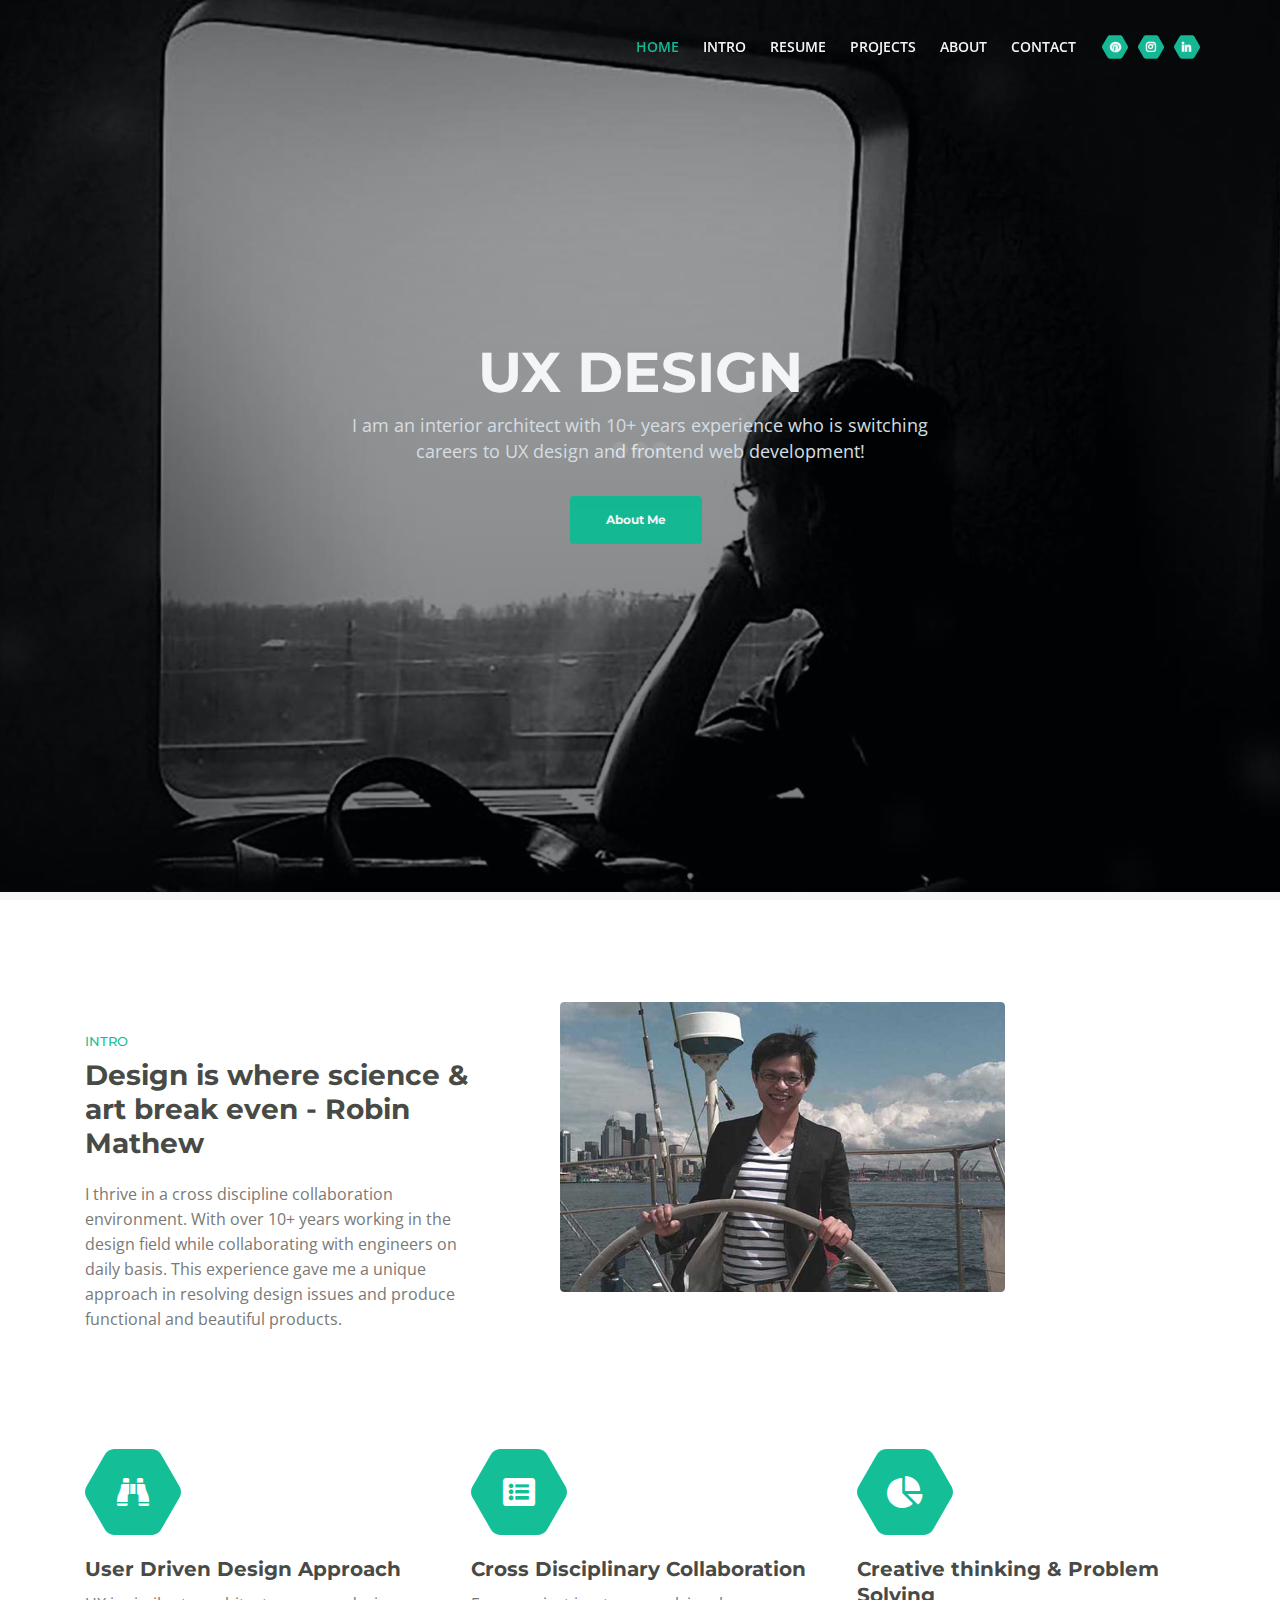
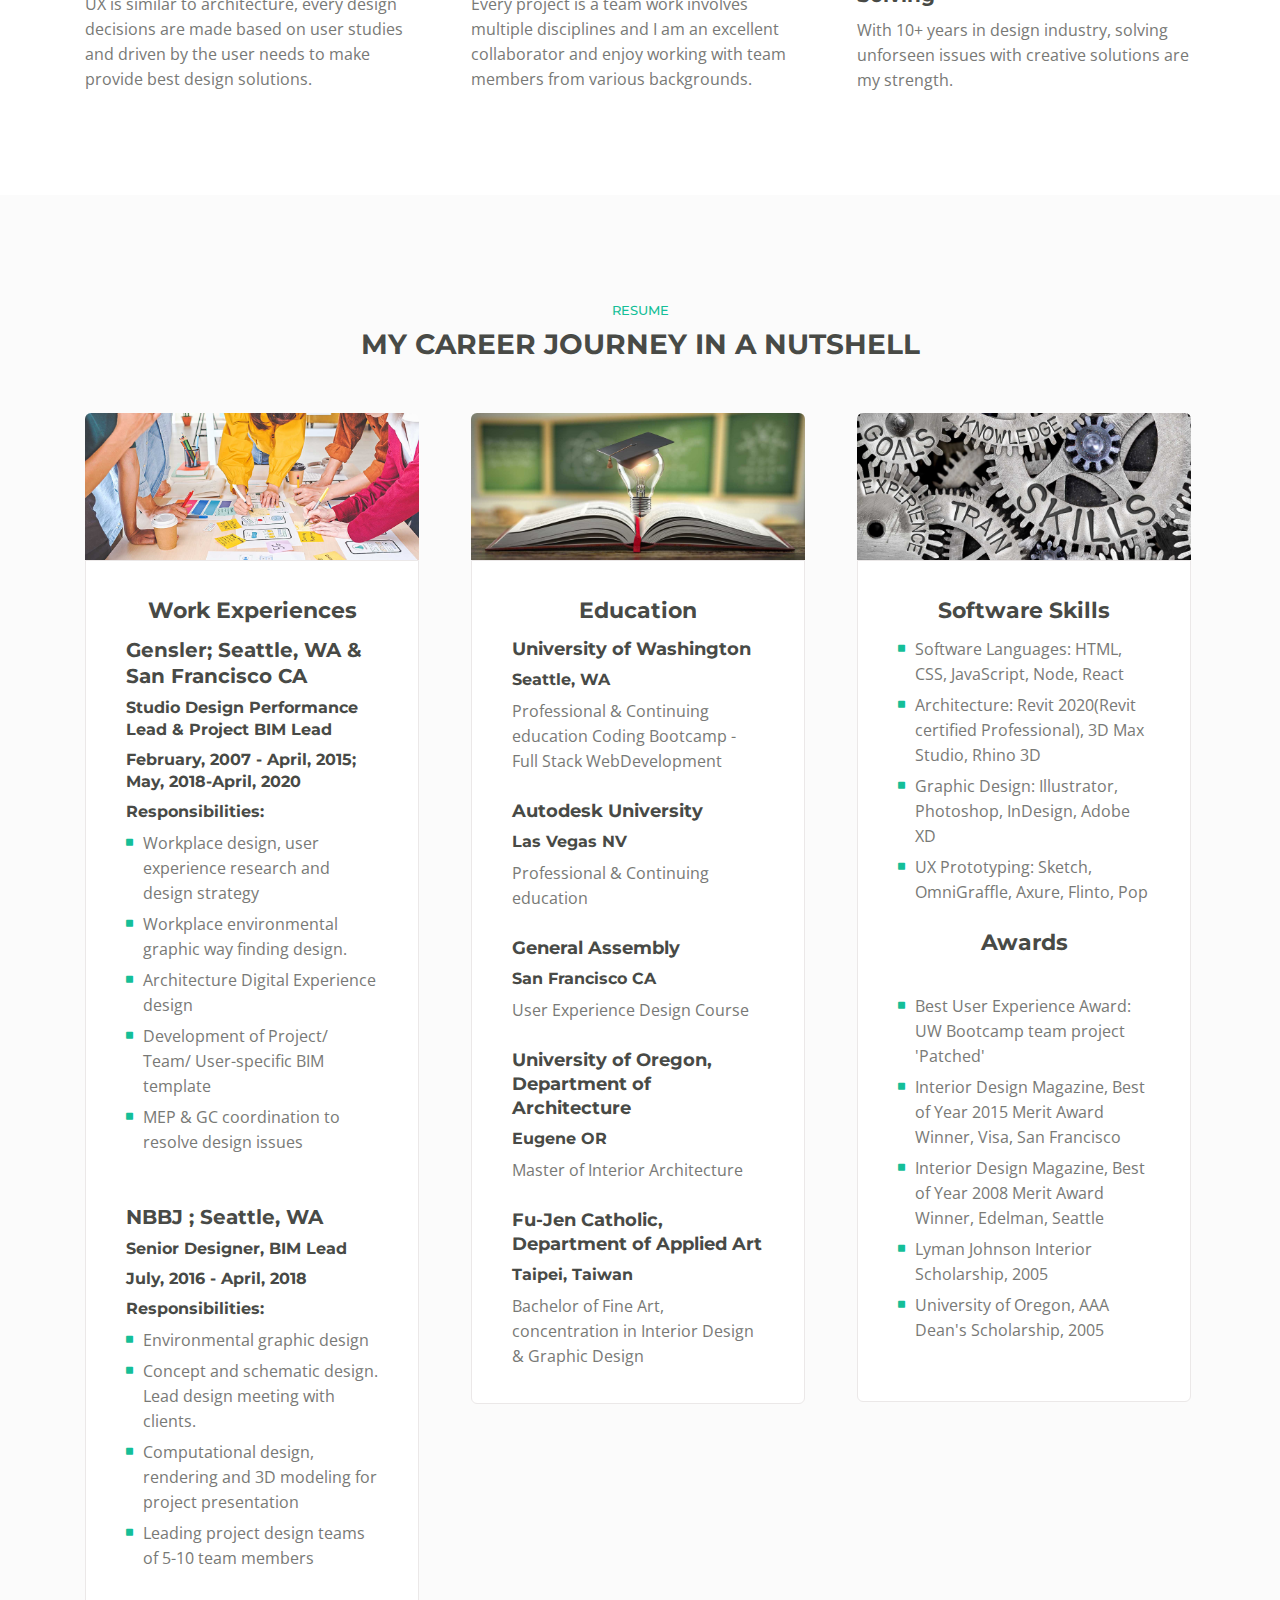
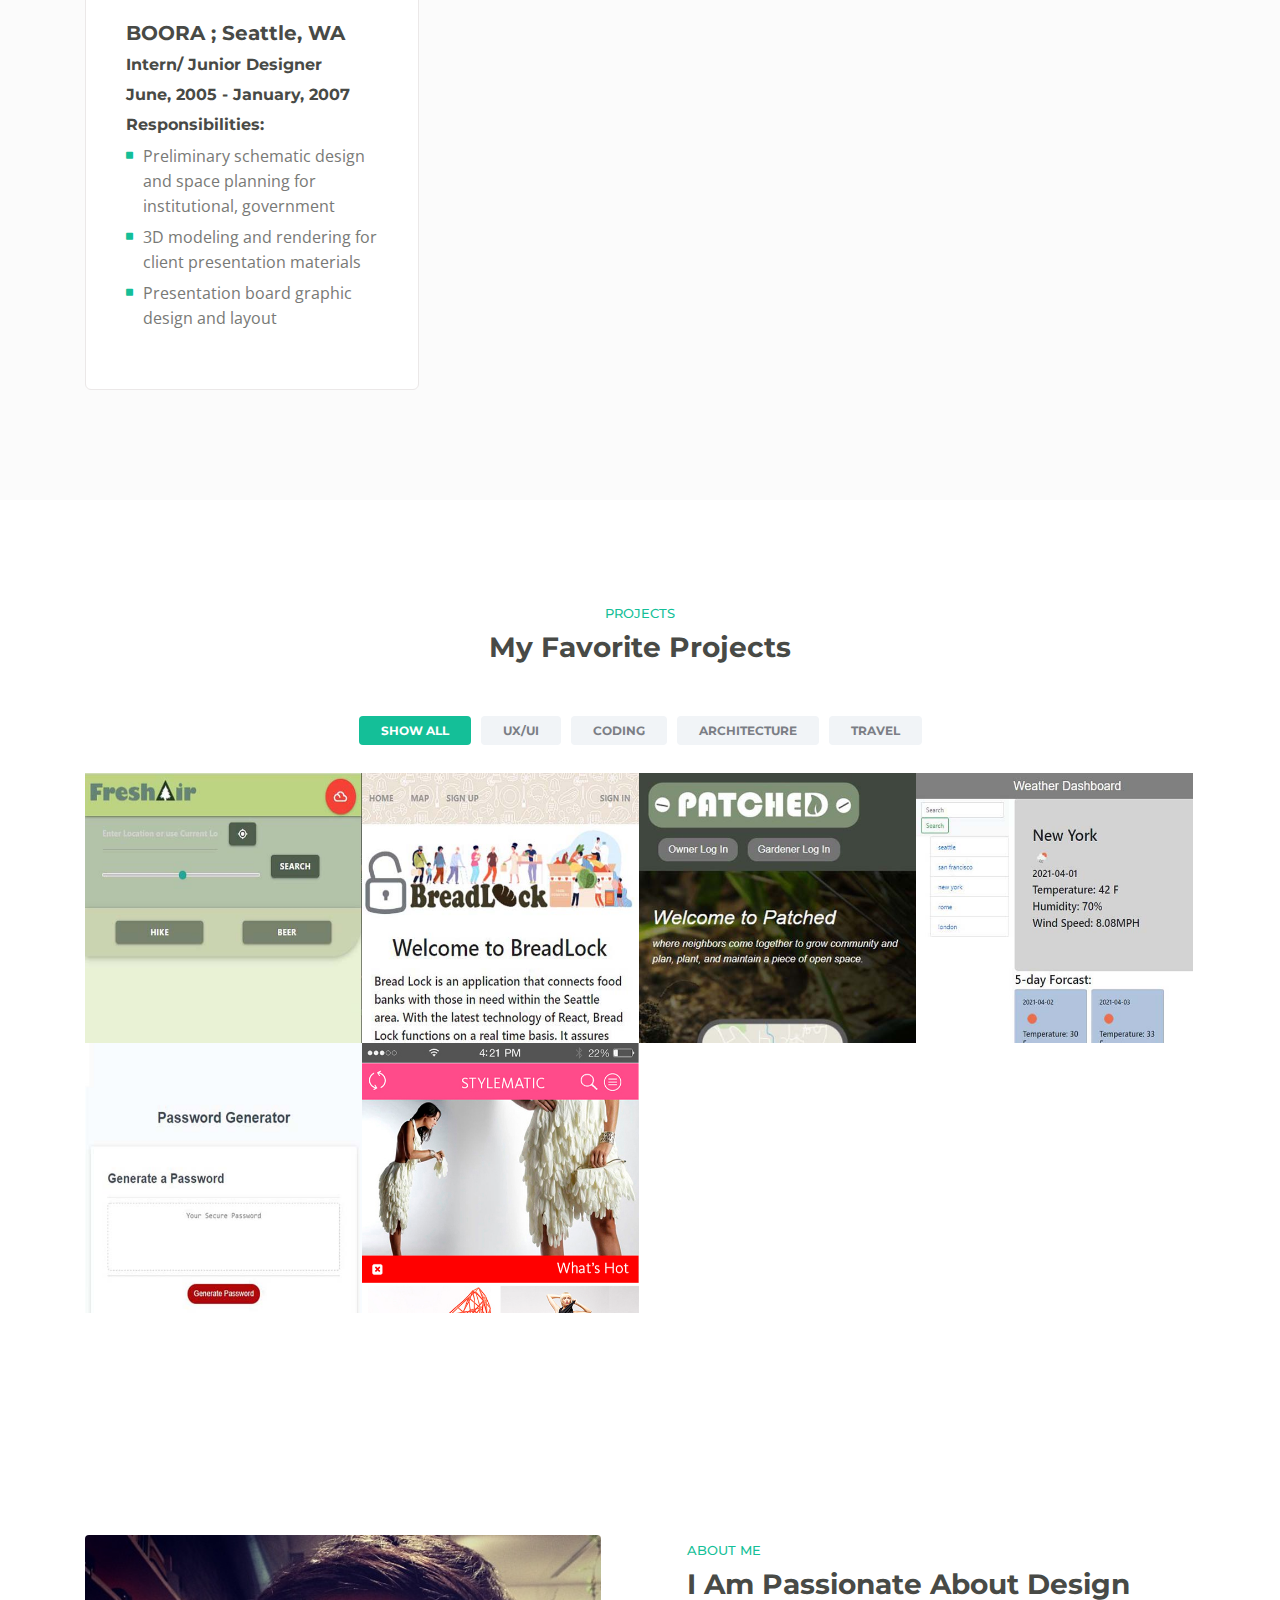
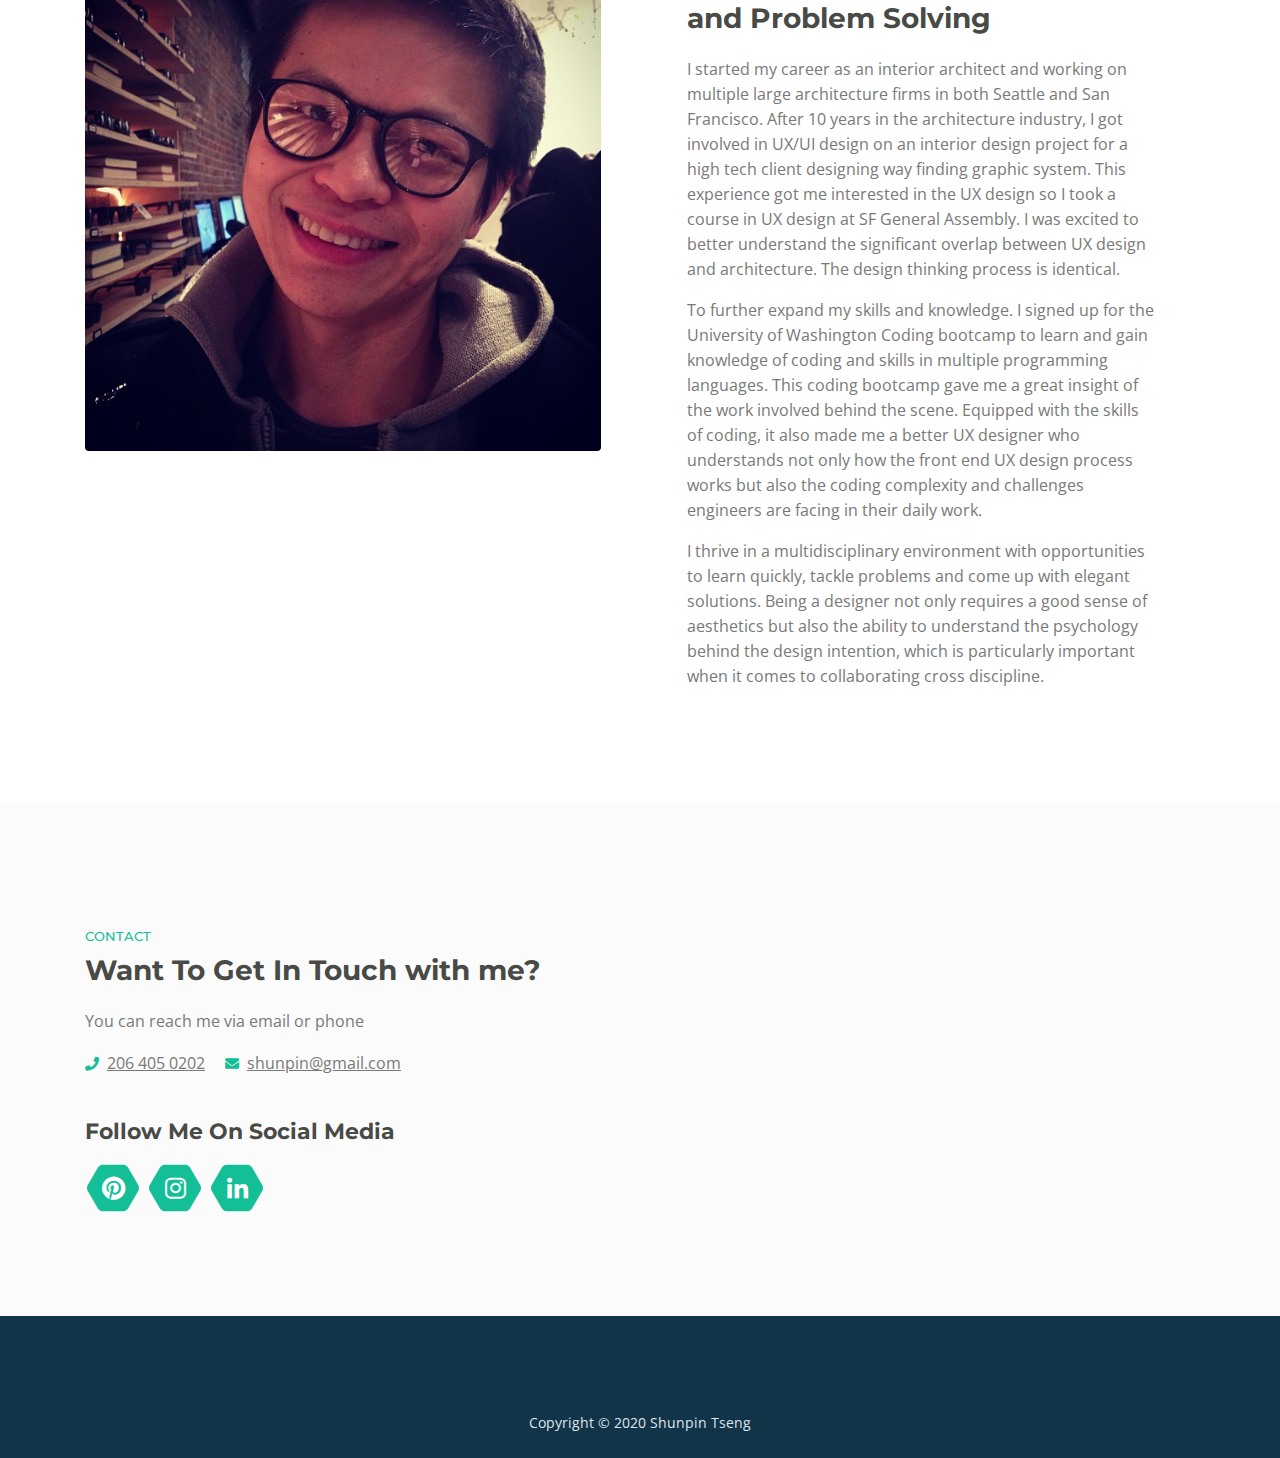
<file: index.html>
<!DOCTYPE html>
<html lang="en">

<head>
    <meta charset="utf-8">
    <meta name="viewport" content="width=device-width, initial-scale=1, shrink-to-fit=no">

    <!-- SEO Meta Tags -->
    <meta name="description"
        content="Aria is a business focused HTML landing page template built with Bootstrap to help you create lead generation websites for companies and their services.">
    <meta name="author" content="Inovatik">

    <!-- OG Meta Tags to improve the way the post looks when you share the page on LinkedIn, Facebook, Google+ -->
    <meta property="og:site_name" content="" /> <!-- website name -->
    <meta property="og:site" content="" /> <!-- website link -->
    <meta property="og:title" content="" /> <!-- title shown in the actual shared post -->
    <meta property="og:description" content="" /> <!-- description shown in the actual shared post -->
    <meta property="og:image" content="" /> <!-- image link, make sure it's jpg -->
    <meta property="og:url" content="" /> <!-- where do you want your post to link to -->
    <meta property="og:type" content="article" />

    <!-- Website Title -->
    <title>Shunpin Tseng Portfolio </title>

    <!-- Styles -->
    <link href="https://fonts.googleapis.com/css?family=Montserrat:500,700&display=swap&subset=latin-ext"
        rel="stylesheet">
    <link href="https://fonts.googleapis.com/css?family=Open+Sans:400,400i,600&display=swap&subset=latin-ext"
        rel="stylesheet">
    <link href="css/bootstrap.css" rel="stylesheet">
    <link href="css/fontawesome-all.css" rel="stylesheet">
    <link href="css/swiper.css" rel="stylesheet">
    <link href="css/magnific-popup.css" rel="stylesheet">
    <link href="css/styles.css" rel="stylesheet">

    <!-- Favicon  -->
    <!-- <link rel="icon" href="images/favicon.png"> -->
</head>

<body data-spy="scroll" data-target=".fixed-top">

    <!-- Preloader -->
    <div class="spinner-wrapper">
        <div class="spinner">
            <div class="bounce1"></div>
            <div class="bounce2"></div>
            <div class="bounce3"></div>
        </div>
    </div>
    <!-- end of preloader -->


    <!-- Navbar -->
    <nav class="navbar navbar-expand-md navbar-dark navbar-custom fixed-top">
        <!-- Text Logo - Use this if you don't have a graphic logo -->
        <!-- <a class="navbar-brand logo-text page-scroll" href="index.html">Aria</a> -->

        <!-- Image Logo -->
        <!-- <a class="navbar-brand logo-image" href="index.html"><img src="images/logo.svg" alt="alternative"></a> -->

        <!-- Mobile Menu Toggle Button -->
        <button class="navbar-toggler" type="button" data-toggle="collapse" data-target="#navbarsExampleDefault"
            aria-controls="navbarsExampleDefault" aria-expanded="false" aria-label="Toggle navigation">
            <span class="navbar-toggler-awesome fas fa-bars"></span>
            <span class="navbar-toggler-awesome fas fa-times"></span>
        </button>
        <!-- end of mobile menu toggle button -->

        <div class="collapse navbar-collapse" id="navbarsExampleDefault">
            <ul class="navbar-nav ml-auto">
                <li class="nav-item">
                    <a class="nav-link page-scroll" href="#header">HOME <span class="sr-only">(current)</span></a>
                </li>
                <li class="nav-item">
                    <a class="nav-link page-scroll" href="#intro">INTRO</a>
                </li>
                <li class="nav-item">
                    <a class="nav-link page-scroll" href="#services">RESUME</a>
                </li>

                <li class="nav-item">
                    <a class="nav-link page-scroll" href="#projects">PROJECTS</a>
                </li>

                <li class="nav-item">
                    <a class="nav-link page-scroll" href="#about">ABOUT</a>
                </li>

                <li class="nav-item">
                    <a class="nav-link page-scroll" href="#contact">CONTACT</a>
                </li>
            </ul>
            <span class="nav-item social-icons">
                <span class="fa-stack">
                    <a href="https://www.pinterest.com/shunpin/">
                        <span class="hexagon"></span>
                        <i class="fab fa-pinterest fa-stack-1x"></i>
                    </a>
                </span>
                <span class="fa-stack">
                    <a href="https://www.instagram.com/nipnuhs/">
                        <span class="hexagon"></span>
                        <i class="fab fa-instagram fa-stack-1x"></i>
                    </a>
                </span>
                <span class="fa-stack">
                    <a href="https://www.linkedin.com/in/shun-pin-tseng">
                        <span class="hexagon"></span>
                        <i class="fab fa-linkedin-in fa-stack-1x"></i>
                    </a>
                </span>
            </span>
        </div>
    </nav> <!-- end of navbar -->
    <!-- end of navbar -->


    <!-- Header -->
    <header id="header" class="header">
        <div class="header-content">
            <div class="container">
                <div class="row">
                    <div class="col-lg-12">
                        <div class="text-container">
                            <H1><span id="js-rotating"> UX DESIGN, WEB DEVELOPMENT, FRONTEND CODING, GRAPHIC
                                    DESIGN</span></h1>
                            <p class="p-heading p-large">I am an interior architect with 10+ years experience who is
                                switching careers to UX design and frontend web development!</p>
                            <a class="btn-solid-lg page-scroll" href="#about">About Me</a>
                        </div>
                    </div> <!-- end of col -->
                </div> <!-- end of row -->
            </div> <!-- end of container -->
        </div> <!-- end of header-content -->
    </header> <!-- end of header -->
    <!-- end of header -->


    <!-- Intro -->
    <div id="intro" class="basic-1">
        <div class="container">
            <div class="row">
                <div class="col-lg-5">
                    <div class="text-container">
                        <div class="section-title">INTRO</div>
                        <h2>Design is where science & art break even - Robin Mathew</h2>
                        <p>I thrive in a cross discipline collaboration environment. With over 10+ years working in the
                            design field while collaborating with engineers on daily basis. This experience gave me a
                            unique approach in resolving design issues and produce functional and beautiful products.
                        </p>

                    </div> <!-- end of text-container -->
                </div> <!-- end of col -->
                <div class="col-lg-5">
                    <div class="image-container">
                        <img class="img-fluid" src="images/ProfilePic.jpg" alt="alternative">
                    </div> <!-- end of image-container -->
                </div> <!-- end of col -->
            </div> <!-- end of row -->
        </div> <!-- end of container -->
    </div> <!-- end of basic-1 -->
    <!-- end of intro -->


    <!-- Description -->
    <div class="cards-1">
        <div class="container">
            <div class="row">
                <div class="col-lg-12">

                    <!-- Card -->
                    <div class="card">
                        <span class="fa-stack">
                            <span class="hexagon"></span>
                            <i class="fas fa-binoculars fa-stack-1x"></i>
                        </span>
                        <div class="card-body">
                            <h4 class="card-title">User Driven Design Approach</h4>
                            <p>UX is similar to architecture, every design decisions are made based on user studies and
                                driven by the user needs to make provide best design solutions. </p>
                        </div>
                    </div>
                    <!-- end of card -->

                    <!-- Card -->
                    <div class="card">
                        <span class="fa-stack">
                            <span class="hexagon"></span>
                            <i class="fas fa-list-alt fa-stack-1x"></i>
                        </span>
                        <div class="card-body">
                            <h4 class="card-title">Cross Disciplinary Collaboration</h4>
                            <p>Every project is a team work involves multiple disciplines and I am an excellent
                                collaborator and enjoy working with team members from various backgrounds.</p>
                        </div>
                    </div>
                    <!-- end of card -->

                    <!-- Card -->
                    <div class="card">
                        <span class="fa-stack">
                            <span class="hexagon"></span>
                            <i class="fas fa-chart-pie fa-stack-1x"></i>
                        </span>
                        <div class="card-body">
                            <h4 class="card-title">Creative thinking & Problem Solving</h4>
                            <p>With 10+ years in design industry, solving unforseen issues with creative solutions are
                                my strength.</p>
                        </div>
                    </div>
                    <!-- end of card -->

                </div> <!-- end of col -->
            </div> <!-- end of row -->
        </div> <!-- end of container -->
    </div> <!-- end of cards-1 -->
    <!-- end of description -->


    <!-- Resume -->
    <div id="services" class="cards-2">
        <div class="container">
            <div class="row">
                <div class="col-lg-12">
                    <div class="section-title">RESUME</div>
                    <h2>MY CAREER JOURNEY IN A NUTSHELL</h2>
                </div> <!-- end of col -->
            </div> <!-- end of row -->

            <div class="row">
                <class class="col-lg-12">

                    <!-- Card 1-->
                    <div class="card">
                        <div class="card-image">
                            <img class="img-fluid" src="images/Resume-1.jpg" alt="alternative">
                        </div>
                        <div class="card-body">
                            <h3 class="card-title">Work Experiences</h3>
                            <h4>Gensler; Seattle, WA & San Francisco CA</h4>
                            <h6>Studio Design Performance Lead & Project BIM Lead</h6>
                            <h6>February, 2007 - April, 2015; May, 2018-April, 2020</h6>
                            <h6>Responsibilities:</h6>
                            <ul class="list-unstyled li-space-lg">
                                <li class="media">
                                    <i class="fas fa-square"></i>
                                    <div class="media-body">Workplace design, user experience research and design
                                        strategy</div>
                                </li>
                                <li class="media">
                                    <i class="fas fa-square"></i>
                                    <div class="media-body">Workplace environmental graphic way finding design. </div>
                                </li>
                                <li class="media">
                                    <i class="fas fa-square"></i>
                                    <div class="media-body">Architecture Digital Experience design</div>
                                </li>
                                <li class="media">
                                    <i class="fas fa-square"></i>
                                    <div class="media-body">Development of Project/ Team/ User-specific BIM template
                                    </div>
                                </li>

                                <li class="media">
                                    <i class="fas fa-square"></i>
                                    <div class="media-body">MEP & GC coordination to resolve design issues</div>
                                </li>
                            </ul>
                            <br>
                            <h4>NBBJ ; Seattle, WA</h4>
                            <h6>Senior Designer, BIM Lead</h6>
                            <h6>July, 2016 - April, 2018</h6>
                            <h6>Responsibilities:</h6>
                            <ul class="list-unstyled li-space-lg">
                                <li class="media">
                                    <i class="fas fa-square"></i>
                                    <div class="media-body">Environmental graphic design</div>
                                </li>
                                <li class="media">
                                    <i class="fas fa-square"></i>
                                    <div class="media-body">Concept and schematic design. Lead design meeting with
                                        clients.</div>
                                </li>
                                <li class="media">
                                    <i class="fas fa-square"></i>
                                    <div class="media-body">Computational design, rendering and 3D modeling for project
                                        presentation</div>
                                </li>

                                <li class="media">
                                    <i class="fas fa-square"></i>
                                    <div class="media-body">Leading project design teams of 5-10 team members</div>
                                </li>
                            </ul>

                            <br>
                            <h4>BOORA ; Seattle, WA</h4>
                            <h6>Intern/ Junior Designer</h6>
                            <h6>June, 2005 - January, 2007</h6>
                            <h6>Responsibilities:</h6>
                            <ul class="list-unstyled li-space-lg">
                                <li class="media">
                                    <i class="fas fa-square"></i>
                                    <div class="media-body">Preliminary schematic design and space planning for
                                        institutional, government</div>
                                </li>
                                <li class="media">
                                    <i class="fas fa-square"></i>
                                    <div class="media-body">3D modeling and rendering for client presentation materials
                                    </div>
                                </li>
                                <li class="media">
                                    <i class="fas fa-square"></i>
                                    <div class="media-body">Presentation board graphic design and layout</div>
                                </li>
                            </ul>
                        </div>
                    </div><!-- end of card 1-->

                    <!-- Card 2-->
                    <div class="card">
                        <div class="card-image">
                            <img class="img-fluid" src="images/Resume-2.jpg" alt="alternative">
                        </div>
                        <div class="card-body">
                            <h3 class="card-title">Education</h3>
                            <h5>University of Washington</h5>
                            <h6>Seattle, WA</h6>
                            <h8> Professional & Continuing education
                                Coding Bootcamp - Full Stack WebDevelopment</h8>
                            <br>
                            <br>
                            <h5>Autodesk University</h5>
                            <h6>Las Vegas NV</h6>
                            <h8>Professional & Continuing education</h8>
                            <br>
                            <br>

                            <h5>General Assembly</h5>
                            <h6>San Francisco CA</h6>
                            <h8>User Experience Design Course</h8>
                            <br>
                            <br>
                            <h5>University of Oregon, Department of Architecture</h5>
                            <h6>Eugene OR</h6>
                            <h8>Master of Interior Architecture</h8>
                            <br>
                            <br>
                            <h5>Fu-Jen Catholic, Department of Applied Art</h5>
                            <h6>Taipei, Taiwan</h6>
                            <h8>Bachelor of Fine Art, concentration in Interior Design & Graphic Design</h8>

                        </div>

                    </div><!-- end of card 2-->


                    <!-- Card 3-->
                    <div class="card">
                        <div class="card-image">
                            <img class="img-fluid" src="images/Resume-3.jpg" alt="alternative">
                        </div>
                        <div class="card-body">
                            <h3 class="card-title">Software Skills</h3>

                            <ul class="list-unstyled li-space-lg">
                                <li class="media">
                                    <i class="fas fa-square"></i>
                                    <div class="media-body">Software Languages: HTML, CSS, JavaScript, Node, React</div>
                                </li>
                                <li class="media">
                                    <i class="fas fa-square"></i>
                                    <div class="media-body">Architecture: Revit 2020(Revit certified Professional), 3D
                                        Max
                                        Studio, Rhino 3D</div>
                                </li>
                                <li class="media">
                                    <i class="fas fa-square"></i>
                                    <div class="media-body">Graphic Design: Illustrator, Photoshop, InDesign, Adobe XD
                                    </div>
                                </li>
                                <li class="media">
                                    <i class="fas fa-square"></i>
                                    <div class="media-body">UX Prototyping: Sketch, OmniGraffle, Axure, Flinto, Pop
                                    </div>
                                </li>

                            </ul>
                            <h3>Awards</h3>
                            <br>
                            <ul class="list-unstyled li-space-lg">
                                <li class="media">
                                    <i class="fas fa-square"></i>
                                    <div class="media-body">Best User Experience Award: UW Bootcamp team project
                                        'Patched'
                                    </div>
                                </li>
                                <li class="media">
                                    <i class="fas fa-square"></i>
                                    <div class="media-body">Interior Design Magazine, Best of Year 2015 Merit Award
                                        Winner,
                                        Visa, San Francisco</div>
                                </li>
                                <li class="media">
                                    <i class="fas fa-square"></i>
                                    <div class="media-body">Interior Design Magazine, Best of Year 2008 Merit Award
                                        Winner,
                                        Edelman, Seattle</div>
                                </li>
                                <li class="media">
                                    <i class="fas fa-square"></i>
                                    <div class="media-body">Lyman Johnson Interior Scholarship, 2005</div>
                                </li>

                                <li class="media">
                                    <i class="fas fa-square"></i>
                                    <div class="media-body">University of Oregon, AAA Dean's Scholarship, 2005</div>
                                </li>
                            </ul>


                        </div>

                    </div> <!-- end of card 3-->


                </class><!-- end of col -->
            </div> <!-- end of row -->
        </div> <!-- end of container -->
    </div> <!-- end of cards-2 -->
    <!-- end of Resume -->


    <!-- Projects -->
    <div id="projects" class="filter">
        <div class="container">
            <div class="row">
                <div class="col-lg-12">
                    <div class="section-title">PROJECTS</div>
                    <h2>My Favorite Projects</h2>
                </div> <!-- end of col -->
            </div> <!-- end of row -->
            <div class="row">
                <div class="col-lg-12">
                    <!-- Filter -->
                    <div class="button-group filters-button-group">
                        <a class="button is-checked" data-filter="*"><span>SHOW ALL</span></a>
                        <a class="button" data-filter=".design"><span>UX/UI</span></a>
                        <a class="button" data-filter=".coding"><span>CODING</span></a>
                        <a class="button" data-filter=".arch"><span>ARCHITECTURE</span></a>
                        <a class="button" data-filter=".travel"><span>TRAVEL</span></a>
                    </div> <!-- end of button group -->
                    <div class="grid">
                        <div class="element-item design coding">
                            <a class="popup-with-move-anim" href="#project-1">
                                <div class="element-item-overlay"><span>FreshAir</span></div><img
                                    src="images/project-1.jpg" alt="alternative">
                            </a>
                        </div>
                        <div class="element-item design coding">
                            <a class="popup-with-move-anim" href="#project-2">
                                <div class="element-item-overlay"><span>BreadLock</span></div><img
                                    src="images/project-2.jpg" alt="alternative">
                            </a>
                        </div>
                        <div class="element-item design coding">
                            <a class="popup-with-move-anim" href="#project-3">
                                <div class="element-item-overlay"><span>Patched!</span></div><img
                                    src="images/project-3.jpg" alt="alternative">
                            </a>
                        </div>
                        <div class="element-item coding">
                            <a class="popup-with-move-anim" href="#project-4">
                                <div class="element-item-overlay"><span>Weather App</span></div><img
                                    src="images/project-4.jpg" alt="alternative">
                            </a>
                        </div>
                        <div class="element-item coding">
                            <a class="popup-with-move-anim" href="#project-5">
                                <div class="element-item-overlay"><span>Password Generator</span></div><img
                                    src="images/project-5.jpg" alt="alternative">
                            </a>
                        </div>

                       <div class="element-item design">
                            <a class="popup-with-move-anim" href="#project-6">
                                <div class="element-item-overlay"><span>Stylematic</span></div><img
                                    src="images/project-6.jpg" alt="alternative">
                            </a>
                        </div>
                     <!--     <div class="element-item travel">
                            <a class="popup-with-move-anim" href="#project-7">
                                <div class="element-item-overlay"><span>TravelTurkey</span></div><img
                                    src="images/project-7.jpg" alt="alternative">
                            </a>
                        </div>
                        <div class="element-item travel">
                            <a class="popup-with-move-anim" href="#project-8">
                                <div class="element-item-overlay"><span>TravelMorocco</span></div><img
                                    src="images/project-8.jpg" alt="alternative">
                            </a>
                        </div> -->
                    </div> <!-- end of grid -->
                    <!-- end of filter -->

                </div> <!-- end of col -->
            </div> <!-- end of row -->
        </div> <!-- end of container -->
    </div> <!-- end of filter -->
    <!-- end of projects -->


    <!-- Project Lightboxes -->
    <!-- Lightbox -->
    <div id="project-1" class="lightbox-basic zoom-anim-dialog mfp-hide">
        <div class="row">
            <button title="Close (Esc)" type="button" class="mfp-close x-button">×</button>
            <div class="col-lg-8">
                <img class="img-fluid" src="images/project-1.jpg" alt="alternative">
            </div> <!-- end of col -->
            <div class="col-lg-4">
                <h3>Fresh Air</h3>
                <hr class="line-heading">
                <h6>UX Design & Coding</h6>
                <p>During Covid pandemic most outdoor activities are limited due to social distancing rules. To solve
                    this issue, this App is using google map api to gather the heatmap of crowd size in certail hiking
                    trail locations. This information will inform hiking enthusiasts who are looking for new hiking
                    trails and places to explore and remain adqute social distancing. *Due to google Map restriction and security, access to crowd heat map is not available for the purpose of this app. This project is still in progress....</p>

                <a class="btn-solid-reg" href="https://shunpintseng.github.io/PRJ_01_FreshAir/">Link to App</a> 
                <a class="btn-outline-reg mfp-close as-button"
                    href="#projects">BACK</a>
            </div> <!-- end of col -->
        </div> <!-- end of row -->
    </div> <!-- end of lightbox-basic -->
    <!-- end of lightbox -->

    <!-- Lightbox -->
    <div id="project-2" class="lightbox-basic zoom-anim-dialog mfp-hide">
        <div class="row">
            <button title="Close (Esc)" type="button" class="mfp-close x-button">×</button>
            <div class="col-lg-8">
                <img class="img-fluid" src="images/project-2.jpg" alt="alternative">
            </div> <!-- end of col -->
            <div class="col-lg-4">
                <h3>BreadLock</h3>
                <hr class="line-heading">
                <h6>UX Design & Coding</h6>
                <p>Patched” is a web based platform that brings neighbors and friends together to steward open spaces in their neighborhoods.</p>
                <p>Each user are able to post their yard space to share with near by neighbors who are interested in gardening work but with no access.</p>

                <a class="btn-solid-reg" href="ProjectBreadLock.html">DETAILS</a> <a class="btn-outline-reg mfp-close as-button"
                    href="#projects">BACK</a>
            </div> <!-- end of col -->
        </div> <!-- end of row -->
    </div> <!-- end of lightbox-basic -->
    <!-- end of lightbox -->

    <!-- Lightbox -->
    <div id="project-3" class="lightbox-basic zoom-anim-dialog mfp-hide">
        <div class="row">
            <button title="Close (Esc)" type="button" class="mfp-close x-button">×</button>
            <div class="col-lg-8">
                <img class="img-fluid" src="images/project-3.jpg" alt="alternative">
            </div> <!-- end of col -->
            <div class="col-lg-4">
                <h3>Patched!</h3>
                <hr class="line-heading">
                <h6>UX Design & Coding</h6>
                <p>Patched” is a web based platform that brings neighbors and friends together to steward open spaces in their neighborhoods.</p>
                <p>Each user are able to post their yard space to share with near by neighbors who are interested in gardening work but with no access.</p>
                <a class="btn-solid-reg" href="ProjectPatched.html">DETAILS</a> <a class="btn-outline-reg mfp-close as-button"
                    href="#projects">BACK</a>
            </div> <!-- end of col -->
        </div> <!-- end of row -->
    </div> <!-- end of lightbox-basic -->
    <!-- end of lightbox -->

    <!-- Lightbox -->
    <div id="project-4" class="lightbox-basic zoom-anim-dialog mfp-hide">
        <div class="row">
            <button title="Close (Esc)" type="button" class="mfp-close x-button">×</button>
            <div class="col-lg-8">
                <img class="img-fluid" src="images/project-4.jpg" alt="alternative">
            </div> <!-- end of col -->
            <div class="col-lg-4">
                <h3>Weather App</h3>
                <hr class="line-heading">
                <h6>Coding</h6>
                <p>A small app I did using the weather api to collect the locations and weather updates with some simple UI design work</p>
                <a class="btn-solid-reg" href="https://shunpintseng.github.io/WeatherDashBoard/">Link to App</a> <a class="btn-outline-reg mfp-close as-button"
                    href="#projects">BACK</a>
            </div> <!-- end of col -->
        </div> <!-- end of row -->
    </div> <!-- end of lightbox-basic -->
    <!-- end of lightbox -->

    <!-- Lightbox -->
    <div id="project-5" class="lightbox-basic zoom-anim-dialog mfp-hide">
        <div class="row">
            <button title="Close (Esc)" type="button" class="mfp-close x-button">×</button>
            <div class="col-lg-8">
                <img class="img-fluid" src="images/project-5.jpg" alt="alternative">
            </div> <!-- end of col -->
            <div class="col-lg-4">
                <h3>Password Generator</h3>
                <hr class="line-heading">
                <h6>Coding</h6>
                <p>Using the basic code random number function. I make this password generator for the ease to get random password quickly</p>

                <a class="btn-solid-reg" href="https://shunpintseng.github.io/PasswordGenerator_Javascript/">Link to App</a> <a class="btn-outline-reg mfp-close as-button"
                    href="#projects">BACK</a>
            </div> <!-- end of col -->
        </div> <!-- end of row -->
    </div> <!-- end of lightbox-basic -->
    <!-- end of lightbox -->

    
    <!-- Lightbox -->
    <div id="project-6" class="lightbox-basic zoom-anim-dialog mfp-hide">
        <div class="row">
            <button title="Close (Esc)" type="button" class="mfp-close x-button">×</button>
            <div class="col-lg-8">
                <img class="img-fluid" src="images/project-6.jpg" alt="stylematic">
            </div> <!-- end of col -->
            <div class="col-lg-4">
                <h3>Stylematic</h3>
                <hr class="line-heading">
                <h6>UX Design</h6>
                <p>This is an UX/UI design only project which is focusing on the connection between retail owners and indivitual customers. Each customer has a customised feeds to suit each customer's individual style preferences and getting new fashion updates through the app for additional marketing opportunities</p>
                <a class="btn-solid-reg" href="ProjectStylematic.html">DETAILS</a> <a class="btn-outline-reg mfp-close as-button"
                    href="#projects">BACK</a>
            </div> <!-- end of col -->
        </div> <!-- end of row -->
    </div> <!-- end of lightbox-basic -->
    <!-- end of lightbox -->





    <!-- About -->
    <div id="about" class="counter">
        <div class="container">
            <div class="row">
                <div class="col-lg-5 col-xl-6">
                    <div class="image-container">
                        <img class="img-fluid" src="images/Head Shot.jpg" alt="alternative">
                    </div> <!-- end of image-container -->
                </div> <!-- end of col -->
                <div class="col-lg-7 col-xl-6">
                    <div class="text-container">
                        <div class="section-title">ABOUT ME</div>
                        <h2>I Am Passionate About Design and Problem Solving</h2>
                        <p>I started my career as an interior architect and working on multiple large architecture firms
                            in both Seattle and San Francisco. After 10 years in the architecture industry, I got
                            involved in UX/UI design on an interior design project for a high tech client designing way
                            finding graphic system. This experience got me interested in the UX design so I took a
                            course in UX design at SF General Assembly. I was excited to better understand the
                            significant overlap between UX design and architecture. The design thinking process is
                            identical.</p>
                        <p>To further expand my skills and knowledge. I signed up for the University of Washington
                            Coding bootcamp to learn and gain knowledge of coding and skills in multiple programming
                            languages. This coding bootcamp gave me a great insight of the work involved behind the
                            scene. Equipped with the skills of coding, it also made me a better UX designer who
                            understands not only how the front end UX design process works but also the coding
                            complexity and challenges engineers are facing in their daily work.
                        </p>
                        <p>
                            I thrive in a multidisciplinary environment with opportunities to learn quickly, tackle
                            problems and come up with elegant solutions. Being a designer not only requires a good sense
                            of aesthetics but also the ability to understand the psychology behind the design intention,
                            which is particularly important when it comes to collaborating cross discipline.
                        </p>
                    </div> <!-- end of text-container -->
                </div> <!-- end of col -->
            </div> <!-- end of row -->
        </div> <!-- end of container -->
    </div> <!-- end of counter -->
    <!-- end of about -->


    <!-- Contact -->
    <div id="contact" class="form-2">
        <div class="container">
            <div class="row">
                <div class="col-lg-12">
                    <div class="text-container">
                        <div class="section-title">CONTACT</div>
                        <h2>Want To Get In Touch with me?</h2>
                        <p>You can reach me via email or phone</p>
                        <ul class="list-unstyled li-space-lg">

                            <li><i class="fas fa-phone"></i><a href="tel:2064050202">206 405 0202</a></li>

                            <li><i class="fas fa-envelope"></i><a href="mailto:shunpin@gmail.com">shunpin@gmail.com</a>
                            </li>
                        </ul>
                        <h3>Follow Me On Social Media</h3>

                        <span class="fa-stack">
                            <a href="https://www.pinterest.com/shunpin/">
                                <span class="hexagon"></span>
                                <i class="fab fa-pinterest fa-stack-1x"></i>
                            </a>
                        </span>
                        <span class="fa-stack">
                            <a href="https://www.instagram.com/nipnuhs/">
                                <span class="hexagon"></span>
                                <i class="fab fa-instagram fa-stack-1x"></i>
                            </a>
                        </span>
                        <span class="fa-stack">
                            <a href="https://www.linkedin.com/in/shun-pin-tseng">
                                <span class="hexagon"></span>
                                <i class="fab fa-linkedin-in fa-stack-1x"></i>
                            </a>
                        </span>

                    </div> <!-- end of text-container -->
                </div> <!-- end of col -->
                <div class="col-lg-12">



                </div> <!-- end of col -->
            </div> <!-- end of row -->
        </div> <!-- end of container -->
    </div> <!-- end of form-2 -->
    <!-- end of contact -->


    <!-- Footer -->
    <div class="footer">
        <div class="container">
            <div class="row">

                <div class="col-md-12">

                </div> <!-- end of col -->
                <div class="col-md-2">

                </div> <!-- end of col -->
            </div> <!-- end of row -->
        </div> <!-- end of container -->
    </div> <!-- end of footer -->
    <!-- end of footer -->


    <!-- Copyright -->
    <div class="copyright">
        <div class="container">
            <div class="row">
                <div class="col-lg-12">
                    <p class="p-small">Copyright © 2020 Shunpin Tseng</p>
                </div> <!-- end of col -->
            </div> <!-- enf of row -->
        </div> <!-- end of container -->
    </div> <!-- end of copyright -->
    <!-- end of copyright -->


    <!-- Scripts -->
    <script src="js/jquery.min.js"></script> <!-- jQuery for Bootstrap's JavaScript plugins -->
    <script src="js/popper.min.js"></script> <!-- Popper tooltip library for Bootstrap -->
    <script src="js/bootstrap.min.js"></script> <!-- Bootstrap framework -->
    <script src="js/jquery.easing.min.js"></script> <!-- jQuery Easing for smooth scrolling between anchors -->
    <script src="js/swiper.min.js"></script> <!-- Swiper for image and text sliders -->
    <script src="js/jquery.magnific-popup.js"></script> <!-- Magnific Popup for lightboxes -->
    <script src="js/morphext.min.js"></script> <!-- Morphtext rotating text in the header -->
    <script src="js/isotope.pkgd.min.js"></script> <!-- Isotope for filter -->
    <script src="js/validator.min.js"></script> <!-- Validator.js - Bootstrap plugin that validates forms -->
    <script src="js/scripts.js"></script> <!-- Custom scripts -->
</body>

</html>
</file>
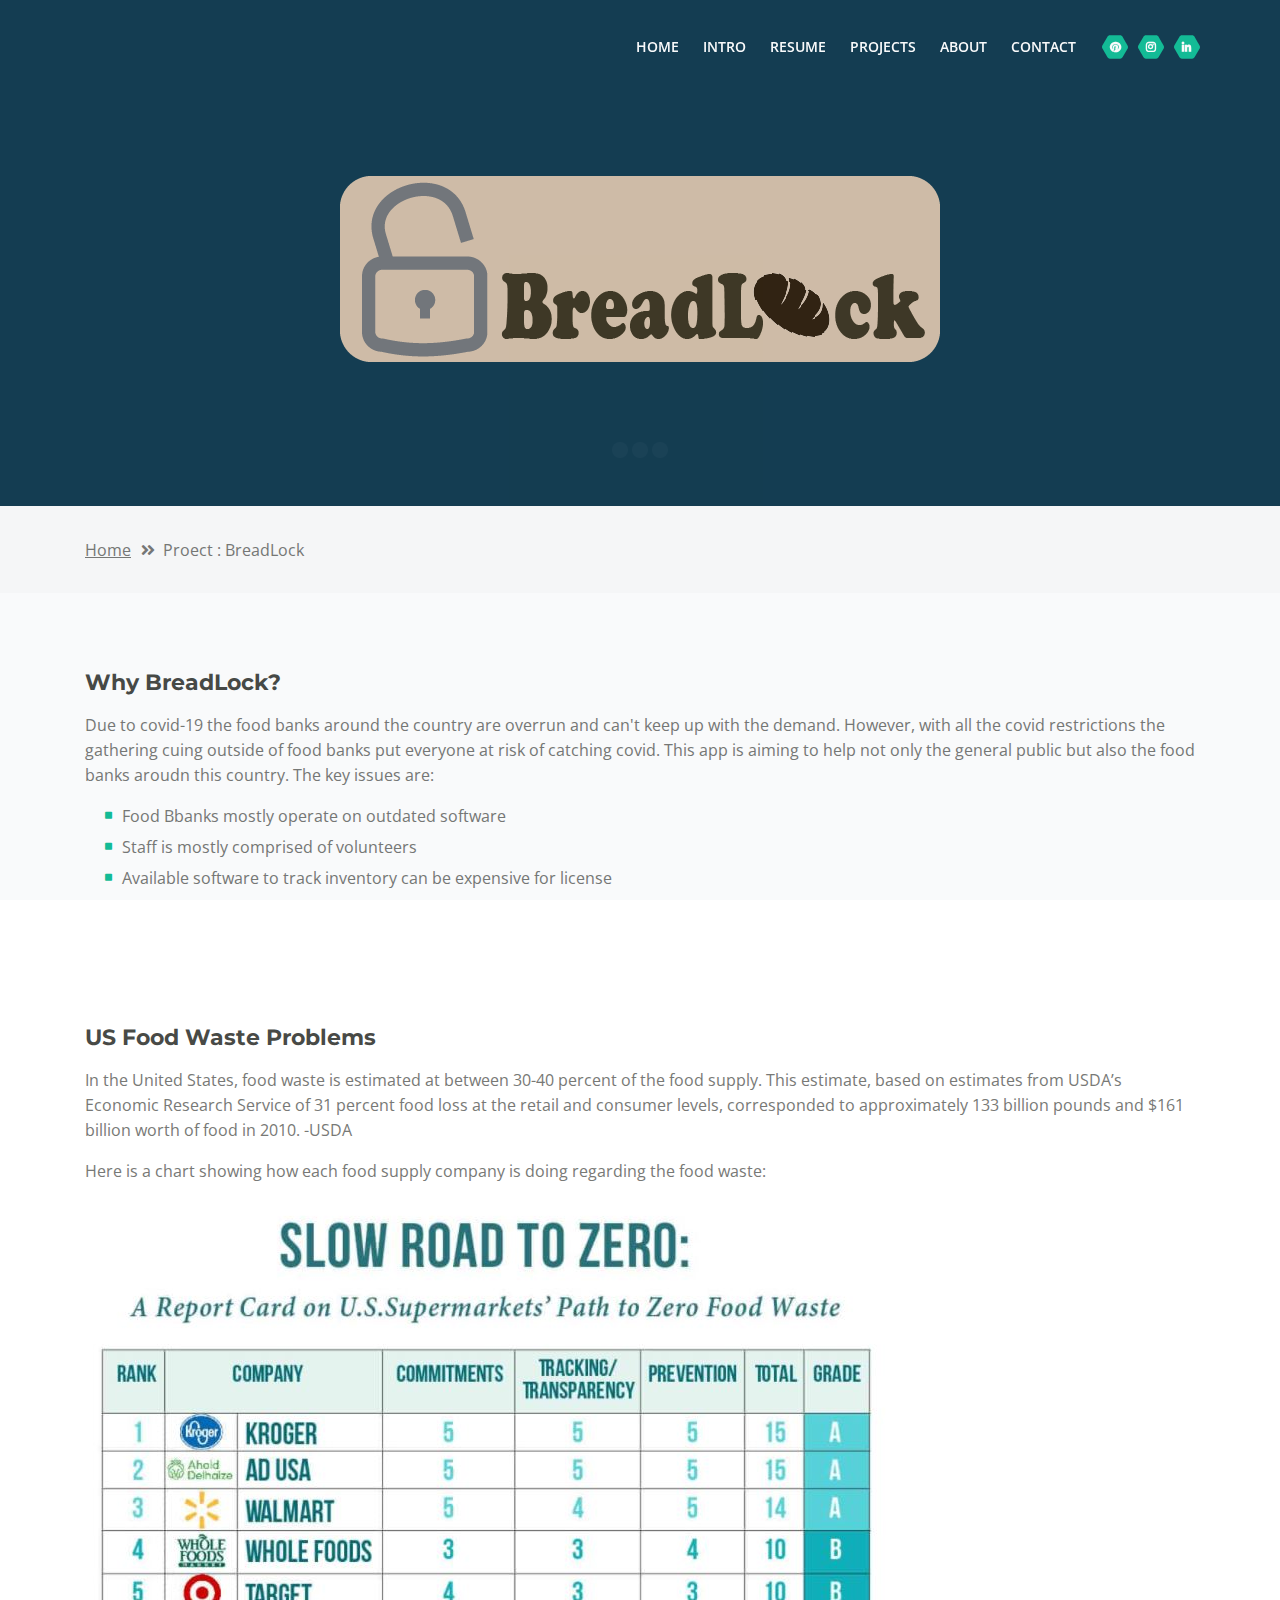
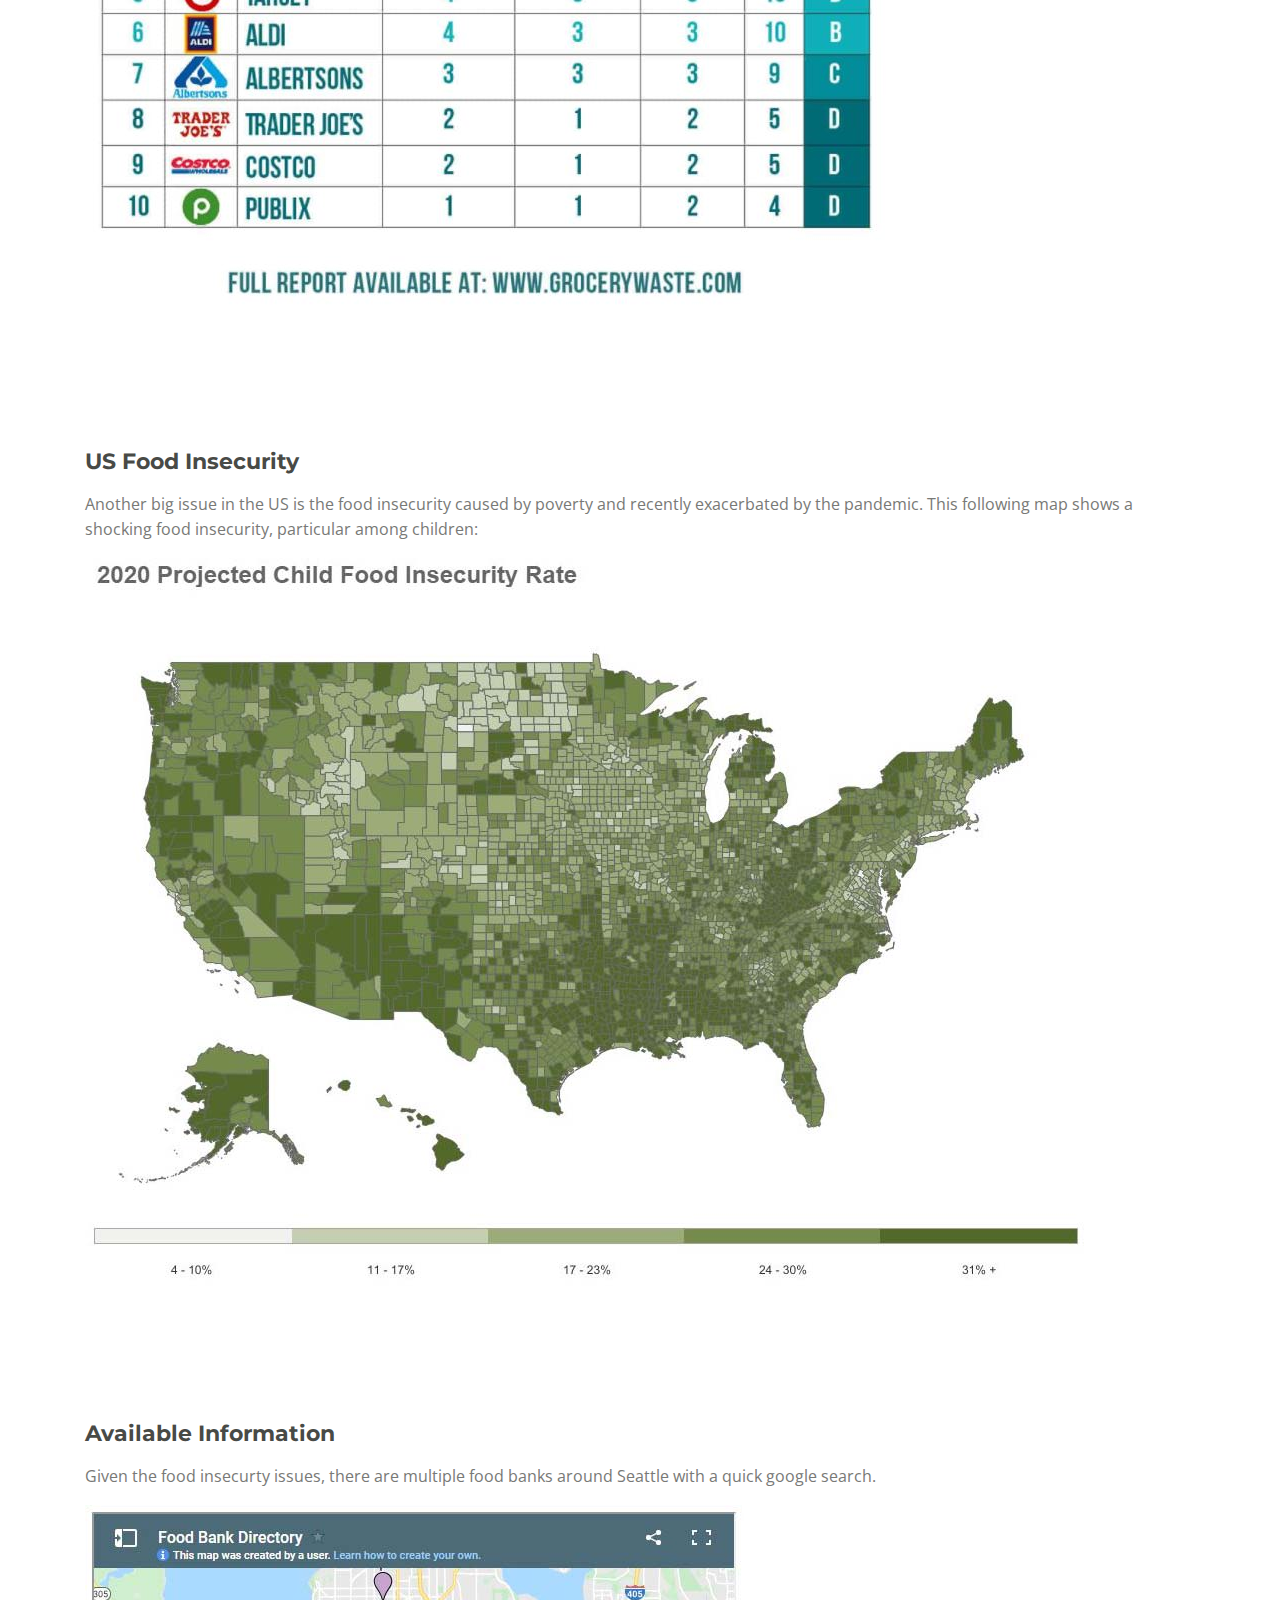
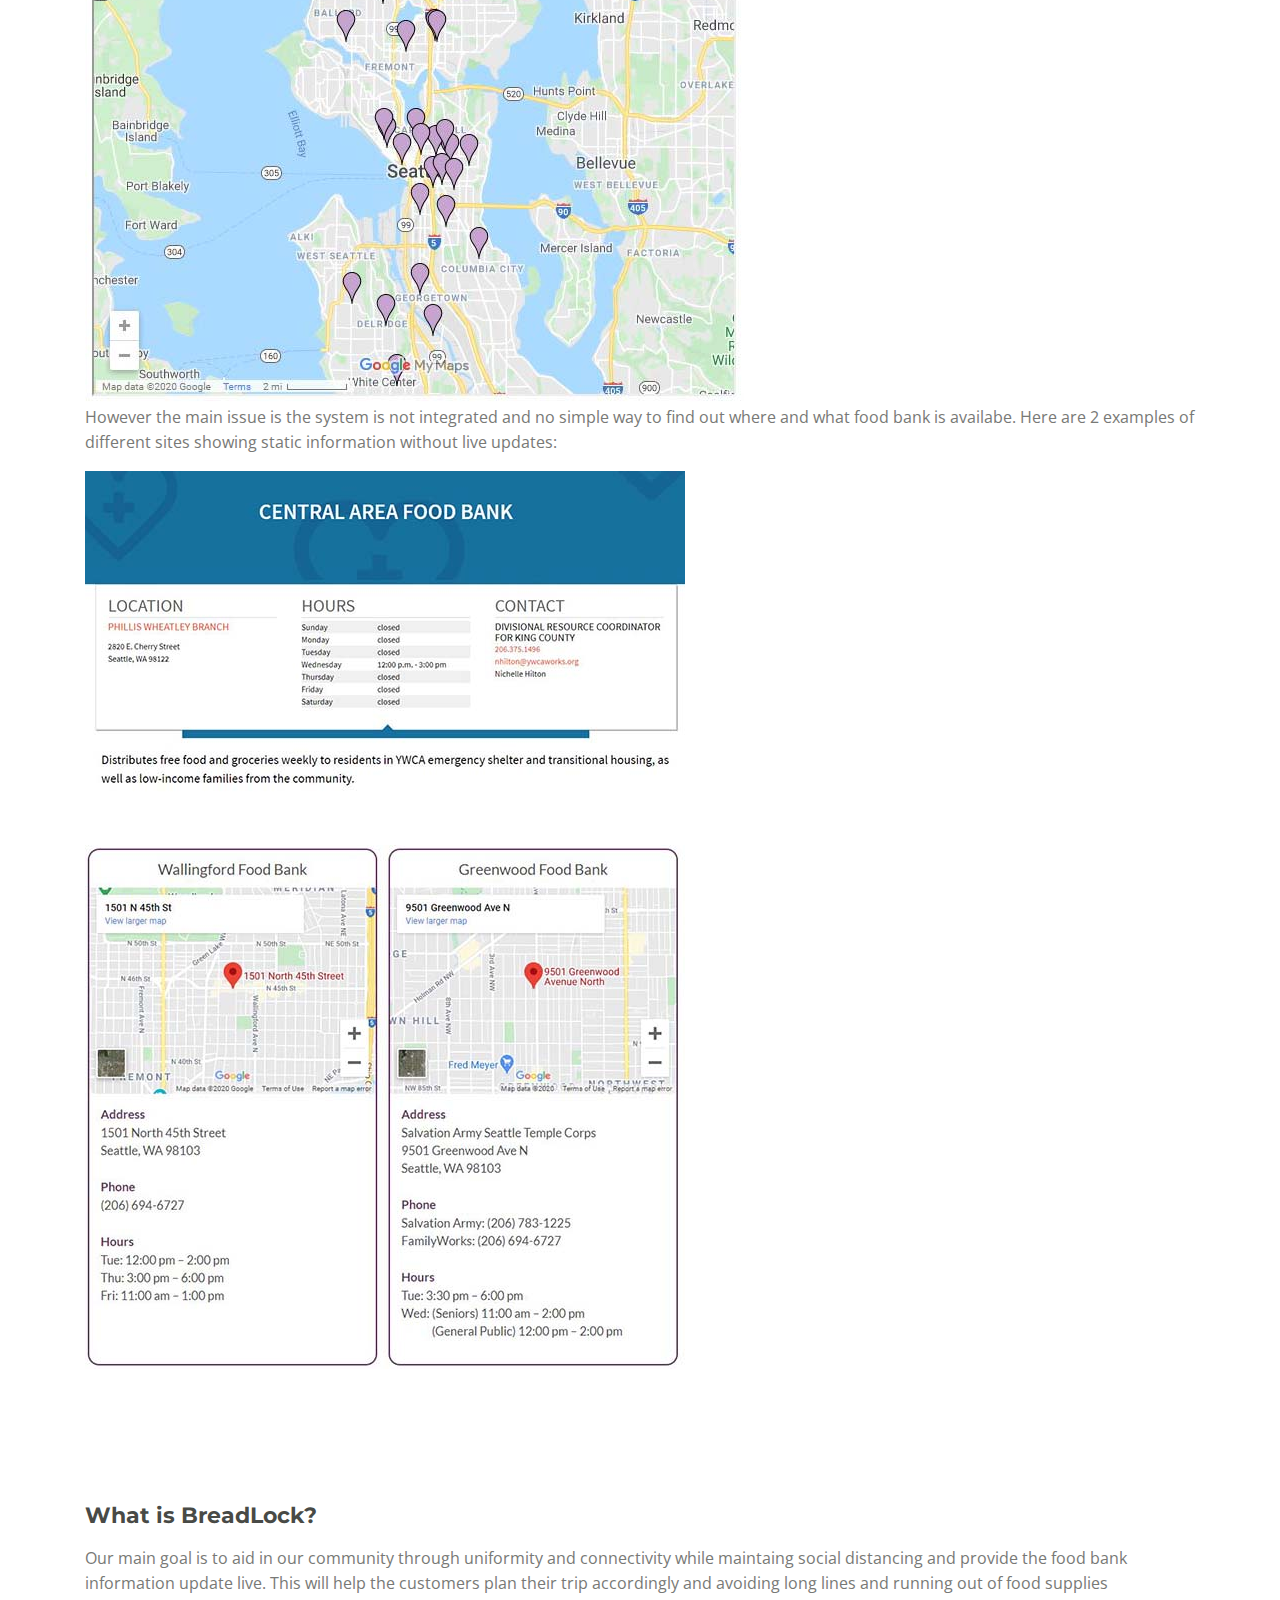
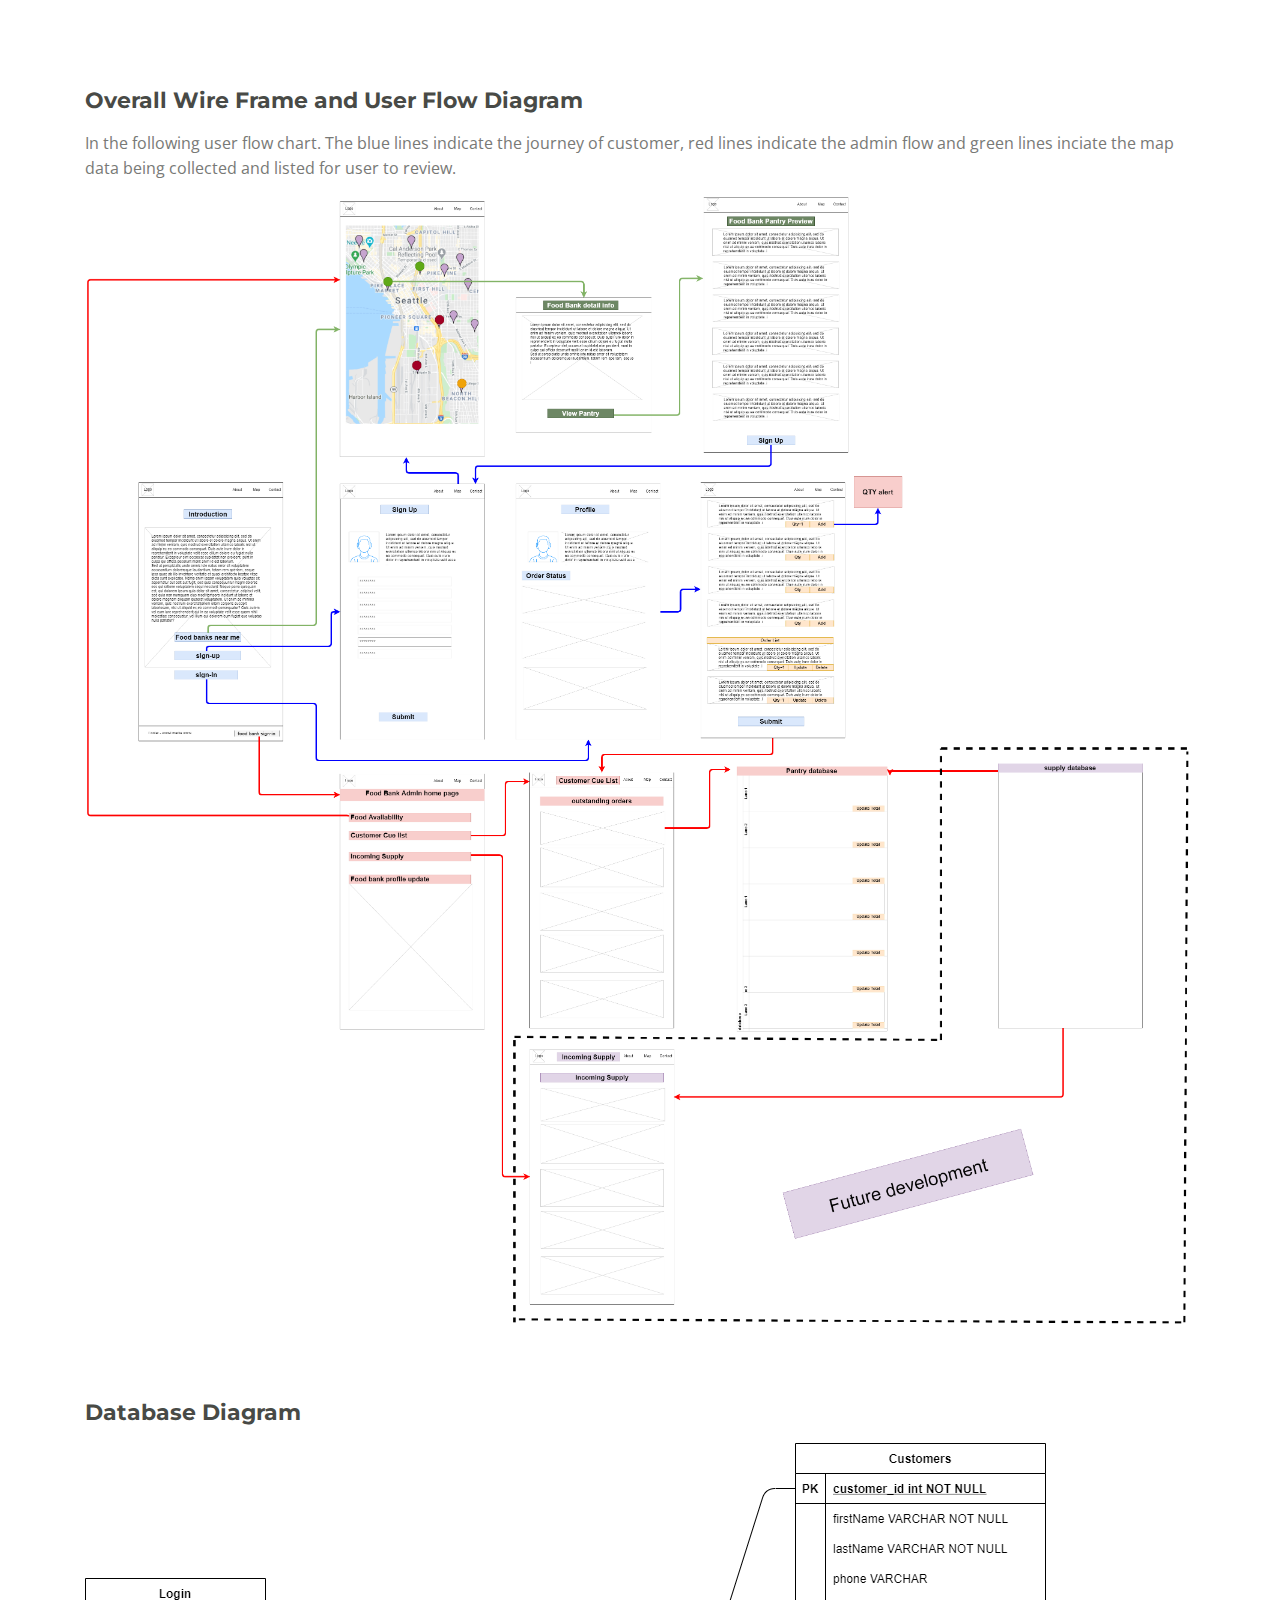
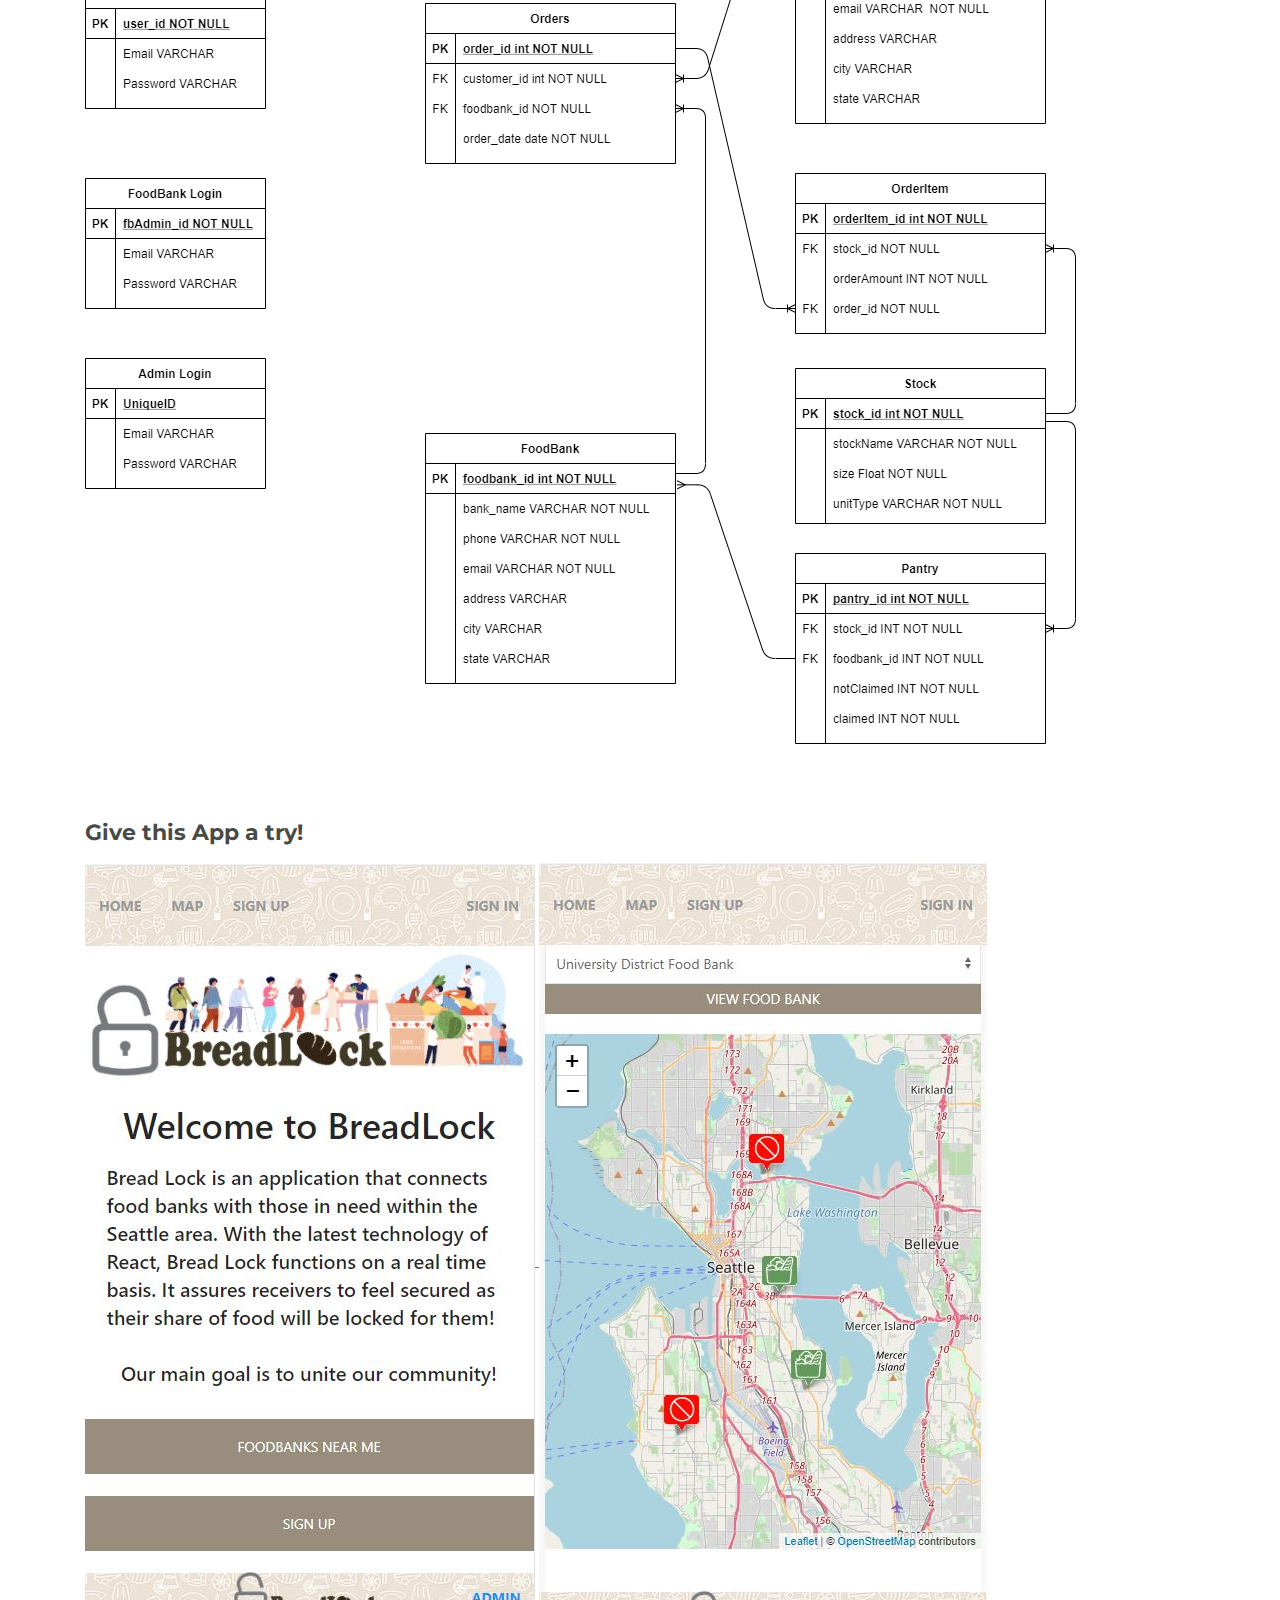
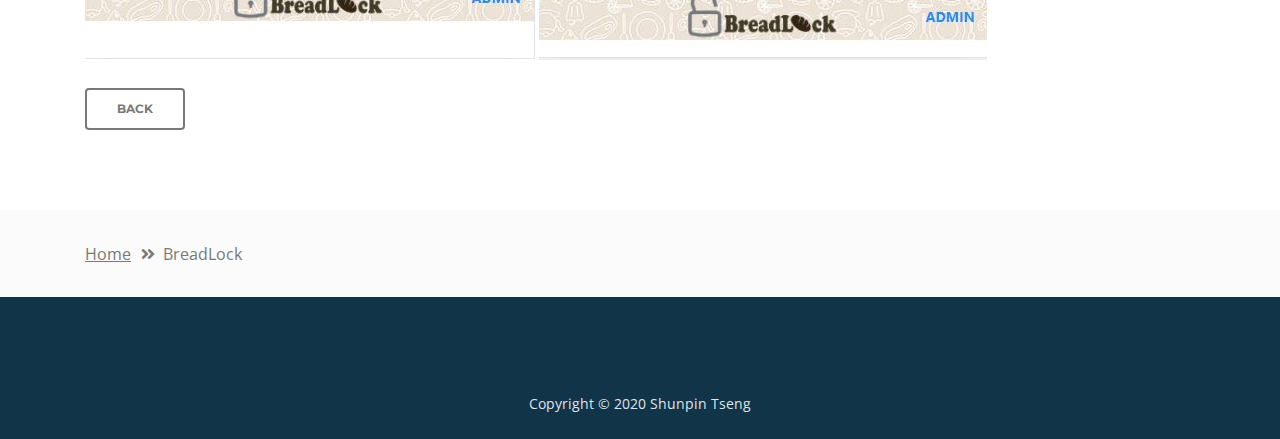
<file: ProjectBreadLock.html>
<!DOCTYPE html>
<html lang="en">

<head>
    <meta charset="utf-8">
    <meta name="viewport" content="width=device-width, initial-scale=1, shrink-to-fit=no">

    <!-- SEO Meta Tags -->
    <meta name="description"
        content="Aria is a business focused HTML landing page template built with Bootstrap to help you create lead generation websites for companies and their services.">
    <meta name="author" content="Inovatik">

    <!-- OG Meta Tags to improve the way the post looks when you share the page on LinkedIn, Facebook, Google+ -->
    <meta property="og:site_name" content="" /> <!-- website name -->
    <meta property="og:site" content="" /> <!-- website link -->
    <meta property="og:title" content="" /> <!-- title shown in the actual shared post -->
    <meta property="og:description" content="" /> <!-- description shown in the actual shared post -->
    <meta property="og:image" content="" /> <!-- image link, make sure it's jpg -->
    <meta property="og:url" content="" /> <!-- where do you want your post to link to -->
    <meta property="og:type" content="article" />

    <!-- Website Title -->
    <title>Project:BreadLock</title>

    <!-- Styles -->
    <link href="https://fonts.googleapis.com/css?family=Montserrat:500,700&display=swap&subset=latin-ext"
        rel="stylesheet">
    <link href="https://fonts.googleapis.com/css?family=Open+Sans:400,400i,600&display=swap&subset=latin-ext"
        rel="stylesheet">
    <link href="css/bootstrap.css" rel="stylesheet">
    <link href="css/fontawesome-all.css" rel="stylesheet">
    <link href="css/swiper.css" rel="stylesheet">
    <link href="css/magnific-popup.css" rel="stylesheet">
    <link href="css/styles.css" rel="stylesheet">

    <!-- Favicon  -->
    <!-- <link rel="icon" href="images/favicon.png"> -->
</head>

<body data-spy="scroll" data-target=".fixed-top">

    <!-- Preloader -->
    <div class="spinner-wrapper">
        <div class="spinner">
            <div class="bounce1"></div>
            <div class="bounce2"></div>
            <div class="bounce3"></div>
        </div>
    </div>
    <!-- end of preloader -->


    <!-- Navbar -->
    <nav class="navbar navbar-expand-md navbar-dark navbar-custom fixed-top">
        <!-- Text Logo - Use this if you don't have a graphic logo -->
        <!-- <a class="navbar-brand logo-text page-scroll" href="index.html">Aria</a> -->

        <!-- Image Logo -->
        <!-- <a class="navbar-brand logo-image" href="index.html"><img src="images/logo.svg" alt="alternative"></a> -->

        <!-- Mobile Menu Toggle Button -->
        <button class="navbar-toggler" type="button" data-toggle="collapse" data-target="#navbarsExampleDefault"
            aria-controls="navbarsExampleDefault" aria-expanded="false" aria-label="Toggle navigation">
            <span class="navbar-toggler-awesome fas fa-bars"></span>
            <span class="navbar-toggler-awesome fas fa-times"></span>
        </button>
        <!-- end of mobile menu toggle button -->

        <div class="collapse navbar-collapse" id="navbarsExampleDefault">
            <ul class="navbar-nav ml-auto">
                <li class="nav-item">
                    <a class="nav-link page-scroll" href="index.html#header">HOME <span
                            class="sr-only">(current)</span></a>
                </li>
                <li class="nav-item">
                    <a class="nav-link page-scroll" href="index.html#intro">INTRO</a>
                </li>
                <li class="nav-item">
                    <a class="nav-link page-scroll" href="index.html#services">RESUME</a>
                </li>

                <li class="nav-item">
                    <a class="nav-link page-scroll" href="index.html#projects">PROJECTS</a>
                </li>

                <li class="nav-item">
                    <a class="nav-link page-scroll" href="index.html#about">ABOUT</a>
                </li>

                <li class="nav-item">
                    <a class="nav-link page-scroll" href="index.html#contact">CONTACT</a>
                </li>
            </ul>
            <span class="nav-item social-icons">
                <span class="fa-stack">
                    <a href="https://www.pinterest.com/shunpin/">
                        <span class="hexagon"></span>
                        <i class="fab fa-pinterest fa-stack-1x"></i>
                    </a>
                </span>
                <span class="fa-stack">
                    <a href="https://www.instagram.com/nipnuhs/">
                        <span class="hexagon"></span>
                        <i class="fab fa-instagram fa-stack-1x"></i>
                    </a>
                </span>
                <span class="fa-stack">
                    <a href="https://www.linkedin.com/in/shun-pin-tseng">
                        <span class="hexagon"></span>
                        <i class="fab fa-linkedin-in fa-stack-1x"></i>
                    </a>
                </span>
            </span>
        </div>
    </nav> <!-- end of navbar -->
    <!-- end of navbar -->

    <!-- Header -->
    <header id="header" class="ex-header">
        <div class="container">
            <div class="row">
                <div class="col-lg-12">
                    <img class="img-fluid" src="images/BreadLockLogo.png" alt="patched">
                </div> <!-- end of col -->
            </div> <!-- end of row -->
        </div> <!-- end of container -->
    </header> <!-- end of ex-header -->
    <!-- end of header -->


    <!-- Breadcrumbs -->
    <div class="ex-basic-1">
        <div class="container">
            <div class="row">
                <div class="col-lg-12">
                    <div class="breadcrumbs">
                        <a href="index.html">Home</a><i class="fa fa-angle-double-right"></i><span>Proect :
                            BreadLock</span>
                    </div> <!-- end of breadcrumbs -->
                </div> <!-- end of col -->
            </div> <!-- end of row -->
        </div> <!-- end of container -->
    </div> <!-- end of ex-basic-1 -->
    <!-- end of breadcrumbs -->


    <!-- Terms Content -->
    <div class="ex-basic-2">
        <div class="container">
            <div class="row">
                <div class="col-lg-12">
                    <div class="text-container">
                        <h3>Why BreadLock?</h3>
                        <p>Due to covid-19 the food banks around the country are overrun and can't keep up with the
                            demand. However, with all the covid restrictions the gathering cuing outside of food banks
                            put everyone at risk of catching covid. This app is aiming to help not only the general
                            public but also the food banks aroudn this country. The key issues are:
                        </p>
                        <ul class="list-unstyled li-space-lg indent">
                            <li class="media">
                                <i class="fas fa-square"></i>
                                <div class="media-body">Food Bbanks mostly operate on outdated software</div>
                            </li>
                            <li class="media">
                                <i class="fas fa-square"></i>
                                <div class="media-body">Staff is mostly comprised of volunteers</div>
                            </li>
                            <li class="media">
                                <i class="fas fa-square"></i>
                                <div class="media-body">Available software to track inventory can be expensive for
                                    license</div>
                            </li>


                        </ul>

                    </div> <!-- end of text-container -->
                    <br>
                    <br>
                    <br>
                    <div class="text-container">
                        <h3>US Food Waste Problems</h3>
                        <p>In the United States, food waste is estimated at between 30-40 percent of the food supply.
                            This estimate, based on estimates from USDA’s Economic Research Service of 31 percent food
                            loss at the retail and consumer levels, corresponded to approximately 133 billion pounds and
                            $161 billion worth of food in 2010. -USDA
                        </p>
                        <p>Here is a chart showing how each food supply company is doing regarding the food waste:</p>
                        <img class="img-fluid" src="images/Food Waste.JPG" alt="FoodWasteChart">
                    </div> <!-- end of text-container -->
                    <br>
                    <br>
                    <br>
                    <div class="text-container">
                        <h3>US Food Insecurity</h3>
                        <p>Another big issue in the US is the food insecurity caused by poverty and recently exacerbated
                            by the pandemic. This following map shows a shocking food insecurity, particular among
                            children:
                        </p>
                        <img class="img-fluid" src="images/food insecurity.JPG" alt="FoodInsecurityMap">

                    </div> <!-- end of text-container -->
                    <br>
                    <br>
                    <br>
                    <div class="text-container">
                        <h3>Available Information</h3>

                        <p>Given the food insecurty issues, there are multiple food banks around Seattle with a quick
                            google search.
                        </p>
                        <img class="img-fluid" src="images/Seattle_Local_FoodBank.JPG" alt="FoodBankMap">

                        <p>However the main issue is the system is not integrated and no simple way to find out where
                            and what food bank is availabe. Here are 2 examples of different sites showing static
                            information without live updates:</p>
                        <img class="img-fluid" src="images/Example one.JPG" alt="Example">
                        <br>
                        <br>
                        <br>
                        <img class="img-fluid" src="images/Example two.JPG" alt="Example">

                    </div> <!-- end of text-container -->
                    <br>
                    <br>
                    <br>
                    <div class="text-container last">
                        <h3>What is BreadLock?</h3>
                        <p>Our main goal is to aid in our community through uniformity and connectivity while maintaing
                            social distancing and provide the food bank information update live. This will help the
                            customers plan their trip accordingly and avoiding long lines and running out of food
                            supplies</p>

                    </div> <!-- end of text-container -->
                    <br>
                    <br>
                    <br>
                    <div class="text-container last">
                        <h3>Overall Wire Frame and User Flow Diagram</h3>
                        <p>In the following user flow chart. The blue lines indicate the journey of customer, red lines indicate the admin flow and green lines inciate the map data being collected and listed for user to review. </p>
                        
                        <img class="img-fluid" src="images/Bread-Lock Diagram.png" alt="Diagram">

                    </div> <!-- end of text-container -->
                    <br>
                    <br>
                    <br>
                    <div class="text-container last">
                        <h3>Database Diagram</h3>
                       
                        <img class="img-fluid" src="images/Database.png" alt="Diagram">

                    </div> <!-- end of text-container -->
                    <br>
                    <br>
                    <br>
                    <div class="text-container last">
                        <h3>Give this App a try!</h3>
                        <a href="https://breadlock.herokuapp.com/">
                            <img class="img-fluid" src="images/BreadLock-FrontPage.JPG" alt="PatchedApp">
                        </a>
                        <a href="https://breadlock.herokuapp.com/">
                            <img class="img-fluid" src="images/BreadLock-MapPage.JPG" alt="PatchedApp">
                        </a>
                        <!-- <br>
                        <a href="https://patchedapp.herokuapp.com/">
                            <img class="img-fluid" src="images/PatchedGardenPage.JPG" alt="PatchedApp">
                        </a>
                        <br>
                        <br> -->
                        <br>
                        <a class="btn-outline-reg" href="index.html">BACK</a>
                    </div> <!-- end of text-container -->
                </div>
            </div> <!-- end of row -->
        </div> <!-- end of container -->
    </div> <!-- end of ex-basic -->
    <!-- end of terms content -->


    <!-- Breadcrumbs -->
    <div class="ex-basic-1">
        <div class="container">
            <div class="row">
                <div class="col-lg-12">
                    <div class="breadcrumbs">
                        <a href="index.html">Home</a><i class="fa fa-angle-double-right"></i><span>BreadLock</span>
                    </div> <!-- end of breadcrumbs -->
                </div> <!-- end of col -->
            </div> <!-- end of row -->
        </div> <!-- end of container -->
    </div> <!-- end of ex-basic-1 -->
    <!-- end of breadcrumbs -->


    <!-- Footer -->
    <div class="footer">
        <div class="container">
            <div class="row">
                <div class="col-md-6">


            </div> <!-- end of row -->
        </div> <!-- end of container -->
    </div> <!-- end of footer -->
    <!-- end of footer -->


    <!-- Copyright -->
    <div class="copyright">
        <div class="container">
            <div class="row">
                <div class="col-lg-12">
                    <p class="p-small">Copyright © 2020 Shunpin Tseng</p>
                </div> <!-- end of col -->
            </div> <!-- enf of row -->
        </div> <!-- end of container -->
    </div> <!-- end of copyright -->
    <!-- end of copyright -->


    <!-- Scripts -->
    <script src="js/jquery.min.js"></script> <!-- jQuery for Bootstrap's JavaScript plugins -->
    <script src="js/popper.min.js"></script> <!-- Popper tooltip library for Bootstrap -->
    <script src="js/bootstrap.min.js"></script> <!-- Bootstrap framework -->
    <script src="js/jquery.easing.min.js"></script> <!-- jQuery Easing for smooth scrolling between anchors -->
    <script src="js/swiper.min.js"></script> <!-- Swiper for image and text sliders -->
    <script src="js/jquery.magnific-popup.js"></script> <!-- Magnific Popup for lightboxes -->
    <script src="js/morphext.min.js"></script> <!-- Morphtext rotating text in the header -->
    <script src="js/isotope.pkgd.min.js"></script> <!-- Isotope for filter -->
    <script src="js/validator.min.js"></script> <!-- Validator.js - Bootstrap plugin that validates forms -->
    <script src="js/scripts.js"></script> <!-- Custom scripts -->
</body>

</html>
</file>
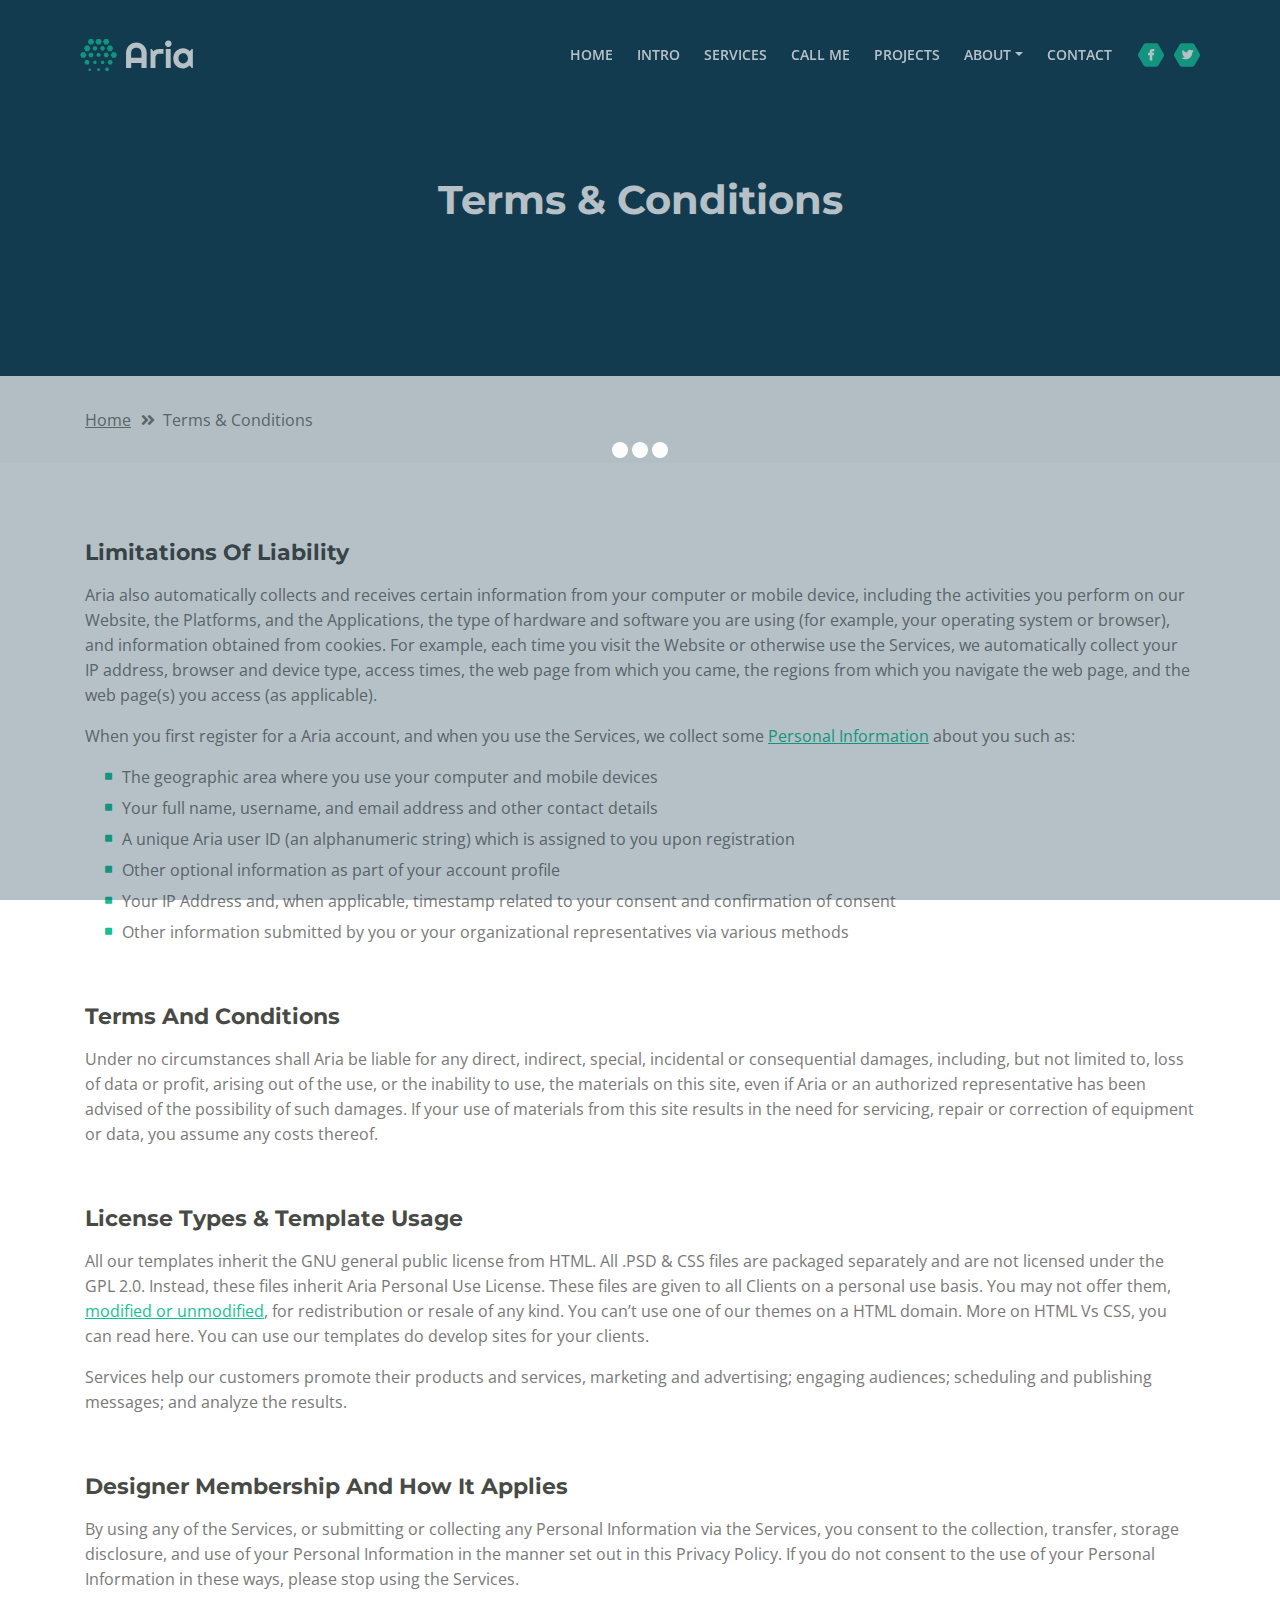
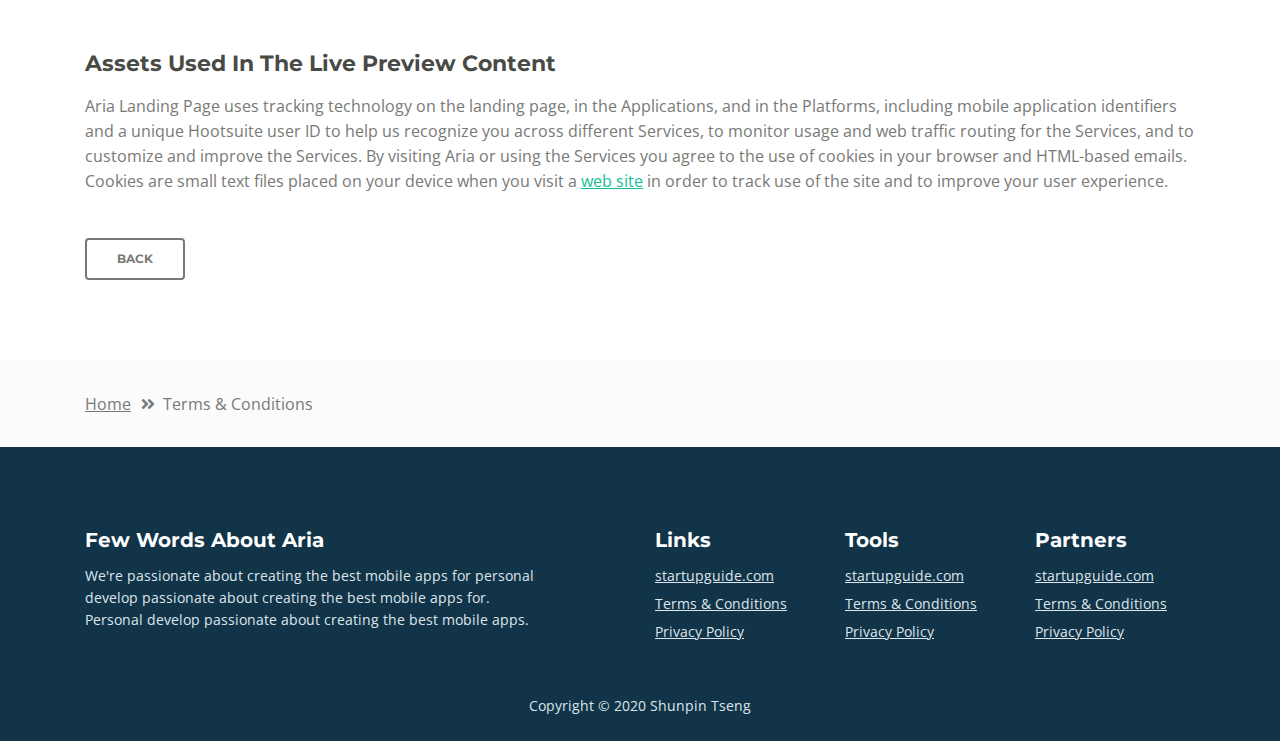
<file: ProjectFreshAir.html>
<!DOCTYPE html>
<html lang="en">
<head>
    <meta charset="utf-8">
    <meta name="viewport" content="width=device-width, initial-scale=1, shrink-to-fit=no">
    
    <!-- SEO Meta Tags -->
    <meta name="description" content="Aria is a business focused HTML landing page template built with Bootstrap to help you create lead generation websites for companies and their services.">
    <meta name="author" content="Inovatik">

    <!-- OG Meta Tags to improve the way the post looks when you share the page on LinkedIn, Facebook, Google+ -->
	<meta property="og:site_name" content="" /> <!-- website name -->
	<meta property="og:site" content="" /> <!-- website link -->
	<meta property="og:title" content=""/> <!-- title shown in the actual shared post -->
	<meta property="og:description" content="" /> <!-- description shown in the actual shared post -->
	<meta property="og:image" content="" /> <!-- image link, make sure it's jpg -->
	<meta property="og:url" content="" /> <!-- where do you want your post to link to -->
	<meta property="og:type" content="article" />

    <!-- Website Title -->
    <title>Project FreshAir</title>
    
    <!-- Styles -->
    <link href="https://fonts.googleapis.com/css?family=Montserrat:500,700&display=swap&subset=latin-ext" rel="stylesheet">
    <link href="https://fonts.googleapis.com/css?family=Open+Sans:400,400i,600&display=swap&subset=latin-ext" rel="stylesheet">
    <link href="css/bootstrap.css" rel="stylesheet">
    <link href="css/fontawesome-all.css" rel="stylesheet">
    <link href="css/swiper.css" rel="stylesheet">
	<link href="css/magnific-popup.css" rel="stylesheet">
    <link href="css/styles.css" rel="stylesheet">
	
	<!-- Favicon  -->
    <link rel="icon" href="images/favicon.png">
</head>
<body data-spy="scroll" data-target=".fixed-top">
    
    <!-- Preloader -->
	<div class="spinner-wrapper">
        <div class="spinner">
            <div class="bounce1"></div>
            <div class="bounce2"></div>
            <div class="bounce3"></div>
        </div>
    </div>
    <!-- end of preloader -->
    

    <!-- Navbar -->
    <nav class="navbar navbar-expand-md navbar-dark navbar-custom fixed-top">
        <!-- Text Logo - Use this if you don't have a graphic logo -->
        <!-- <a class="navbar-brand logo-text page-scroll" href="index.html">Aria</a> -->

        <!-- Image Logo -->
        <a class="navbar-brand logo-image" href="index.html"><img src="images/logo.svg" alt="alternative"></a>
        
        <!-- Mobile Menu Toggle Button -->
        <button class="navbar-toggler" type="button" data-toggle="collapse" data-target="#navbarsExampleDefault" aria-controls="navbarsExampleDefault" aria-expanded="false" aria-label="Toggle navigation">
            <span class="navbar-toggler-awesome fas fa-bars"></span>
            <span class="navbar-toggler-awesome fas fa-times"></span>
        </button>
        <!-- end of mobile menu toggle button -->

        <div class="collapse navbar-collapse" id="navbarsExampleDefault">
            <ul class="navbar-nav ml-auto">
                <li class="nav-item">
                    <a class="nav-link page-scroll" href="index.html#header">HOME <span class="sr-only">(current)</span></a>
                </li>
                <li class="nav-item">
                    <a class="nav-link page-scroll" href="index.html#intro">INTRO</a>
                </li>
                <li class="nav-item">
                    <a class="nav-link page-scroll" href="index.html#services">SERVICES</a>
                </li>
                <li class="nav-item">
                    <a class="nav-link page-scroll" href="index.html#callMe">CALL ME</a>
                </li>
                <li class="nav-item">
                    <a class="nav-link page-scroll" href="index.html#projects">PROJECTS</a>
                </li>

                <!-- Dropdown Menu -->          
                <li class="nav-item dropdown">
                    <a class="nav-link dropdown-toggle page-scroll" href="index.html#about" id="navbarDropdown" role="button" aria-haspopup="true" aria-expanded="false">ABOUT</a>
                    <div class="dropdown-menu" aria-labelledby="navbarDropdown">
                        <a class="dropdown-item" href="terms-conditions.html"><span class="item-text">TERMS CONDITIONS</span></a>
                        <div class="dropdown-items-divide-hr"></div>
                        <a class="dropdown-item" href="privacy-policy.html"><span class="item-text">PRIVACY POLICY</span></a>
                    </div>
                </li>
                <!-- end of dropdown menu -->

                <li class="nav-item">
                    <a class="nav-link page-scroll" href="index.html#contact">CONTACT</a>
                </li>
            </ul>
            <span class="nav-item social-icons">
                <span class="fa-stack">
                    <a href="#your-link">
                        <span class="hexagon"></span>
                        <i class="fab fa-facebook-f fa-stack-1x"></i>
                    </a>
                </span>
                <span class="fa-stack">
                    <a href="#your-link">
                        <span class="hexagon"></span>
                        <i class="fab fa-twitter fa-stack-1x"></i>
                    </a>
                </span>
            </span>
        </div>
    </nav> <!-- end of navbar -->
    <!-- end of navbar -->


    <!-- Header -->
    <header id="header" class="ex-header">
        <div class="container">
            <div class="row">
                <div class="col-lg-12">
                    <h1>Terms & Conditions</h1>
                </div> <!-- end of col -->
            </div> <!-- end of row -->
        </div> <!-- end of container -->
    </header> <!-- end of ex-header -->
    <!-- end of header -->


    <!-- Breadcrumbs -->
    <div class="ex-basic-1">
        <div class="container">
            <div class="row">
                <div class="col-lg-12">
                    <div class="breadcrumbs">
                        <a href="index.html">Home</a><i class="fa fa-angle-double-right"></i><span>Terms & Conditions</span>
                    </div> <!-- end of breadcrumbs -->
                </div> <!-- end of col -->
            </div> <!-- end of row -->
        </div> <!-- end of container -->
    </div> <!-- end of ex-basic-1 -->
    <!-- end of breadcrumbs -->


    <!-- Terms Content -->
    <div class="ex-basic-2">
        <div class="container">
            <div class="row">
                <div class="col-lg-12">
                    <div class="text-container">
                        <h3>Limitations Of Liability</h3>
                        <p>Aria also automatically collects and receives certain information from your computer or mobile device, including the activities you perform on our Website, the Platforms, and the Applications, the type of hardware and software you are using (for example, your operating system or browser), and information obtained from cookies. For example, each time you visit the Website or otherwise use the Services, we automatically collect your IP address, browser and device type, access times, the web page from which you came, the regions from which you navigate the web page, and the web page(s) you access (as applicable).</p>
                        <p>When you first register for a Aria account, and when you use the Services, we collect some <a class="green" href="#your-link">Personal Information</a> about you such as:</p>
                        <ul class="list-unstyled li-space-lg indent">
                            <li class="media">
                                <i class="fas fa-square"></i>
                                <div class="media-body">The geographic area where you use your computer and mobile devices</div>
                            </li>
                            <li class="media">
                                <i class="fas fa-square"></i>
                                <div class="media-body">Your full name, username, and email address and other contact details</div>
                            </li>
                            <li class="media">
                                <i class="fas fa-square"></i>
                                <div class="media-body">A unique Aria user ID (an alphanumeric string) which is assigned to you upon registration</div>
                            </li>
                            <li class="media">
                                <i class="fas fa-square"></i>
                                <div class="media-body">Other optional information as part of your account profile</div>
                            </li>
                            <li class="media">
                                <i class="fas fa-square"></i>
                                <div class="media-body">Your IP Address and, when applicable, timestamp related to your consent and confirmation of consent</div>
                            </li>
                            <li class="media">
                                <i class="fas fa-square"></i>
                                <div class="media-body">Other information submitted by you or your organizational representatives via various methods</div>
                            </li>
                        </ul>
                    </div> <!-- end of text-container -->
                    
                    <div class="text-container">
                        <h3>Terms And Conditions</h3>
                        <p>Under no circumstances shall Aria be liable for any direct, indirect, special, incidental or consequential damages, including, but not limited to, loss of data or profit, arising out of the use, or the inability to use, the materials on this site, even if Aria or an authorized representative has been advised of the possibility of such damages. If your use of materials from this site results in the need for servicing, repair or correction of equipment or data, you assume any costs thereof.</p>
                    </div> <!-- end of text-container -->

                    <div class="text-container">
                        <h3>License Types & Template Usage</h3>
                        <p>All our templates inherit the GNU general public license from HTML. All .PSD & CSS files are packaged separately and are not licensed under the GPL 2.0. Instead, these files inherit Aria Personal Use License. These files are given to all Clients on a personal use basis. You may not offer them, <a class="green" href="#your-link">modified or unmodified</a>, for redistribution or resale of any kind. You can’t use one of our themes on a HTML domain. More on HTML Vs CSS, you can read here. You can use our templates do develop sites for your clients.</p>
                        <p>Services help our customers promote their products and services, marketing and advertising; engaging audiences; scheduling and publishing messages; and analyze the results.</p>
                    </div> <!-- end of text-container -->

                    <div class="text-container">
                        <h3>Designer Membership And How It Applies</h3>
                        <p>By using any of the Services, or submitting or collecting any Personal Information via the Services, you consent to the collection, transfer, storage disclosure, and use of your Personal Information in the manner set out in this Privacy Policy. If you do not consent to the use of your Personal Information in these ways, please stop using the Services.</p>
                    </div> <!-- end of text-container -->
                    
                    <div class="text-container last">
                        <h3>Assets Used In The Live Preview Content</h3>
                        <p>Aria Landing Page uses tracking technology on the landing page, in the Applications, and in the Platforms, including mobile application identifiers and a unique Hootsuite user ID to help us recognize you across different Services, to monitor usage and web traffic routing for the Services, and to customize and improve the Services. By visiting Aria or using the Services you agree to the use of cookies in your browser and HTML-based emails. Cookies are small text files placed on your device when you visit a <a class="green" href="#your-link">web site</a> in order to track use of the site and to improve your user experience.</p>
                        <a class="btn-outline-reg" href="index.html">BACK</a>
                    </div> <!-- end of text-container -->
                </div>
            </div> <!-- end of row -->
        </div> <!-- end of container -->
    </div> <!-- end of ex-basic -->
    <!-- end of terms content -->

    
    <!-- Breadcrumbs -->
    <div class="ex-basic-1">
        <div class="container">
            <div class="row">
                <div class="col-lg-12">
                    <div class="breadcrumbs">
                        <a href="index.html">Home</a><i class="fa fa-angle-double-right"></i><span>Terms & Conditions</span>
                    </div> <!-- end of breadcrumbs -->
                </div> <!-- end of col -->
            </div> <!-- end of row -->
        </div> <!-- end of container -->
    </div> <!-- end of ex-basic-1 -->
    <!-- end of breadcrumbs -->


    <!-- Footer -->
    <div class="footer">
        <div class="container">
            <div class="row">
                <div class="col-md-6">
                    <div class="text-container about">
                        <h4>Few Words About Aria</h4>
                        <p class="white">We're passionate about creating the best mobile apps for personal develop passionate about creating the best mobile apps for. Personal develop passionate about creating the best mobile apps.</p>
                    </div> <!-- end of text-container -->
                </div> <!-- end of col -->
                <div class="col-md-2">
                    <div class="text-container">
                        <h4>Links</h4>
                        <ul class="list-unstyled li-space-lg white">
                            <li>
                                <a class="white" href="#your-link">startupguide.com</a>
                            </li>
                            <li>
                                <a class="white" href="terms-conditions.html">Terms & Conditions</a>
                            </li>
                            <li>
                                <a class="white" href="privacy-policy.html">Privacy Policy</a>
                            </li>
                        </ul>
                    </div> <!-- end of text-container -->
                </div> <!-- end of col -->
                <div class="col-md-2">
                    <div class="text-container">
                        <h4>Tools</h4>
                        <ul class="list-unstyled li-space-lg">
                            <li>
                                <a class="white" href="#your-link">startupguide.com</a>
                            </li>
                            <li>
                                <a class="white" href="terms-conditions.html">Terms & Conditions</a>
                            </li>
                            <li class="media">
                                <a class="white" href="privacy-policy.html">Privacy Policy</a>
                            </li>
                        </ul>
                    </div> <!-- end of text-container -->
                </div> <!-- end of col -->
                <div class="col-md-2">
                    <div class="text-container">
                        <h4>Partners</h4>
                        <ul class="list-unstyled li-space-lg">
                            <li>
                                <a class="white" href="#your-link">startupguide.com</a>
                            </li>
                            <li>
                                <a class="white" href="terms-conditions.html">Terms & Conditions</a>
                            </li>
                            <li>
                                <a class="white" href="privacy-policy.html">Privacy Policy</a>
                            </li>
                        </ul>
                    </div> <!-- end of text-container -->
                </div> <!-- end of col -->
            </div> <!-- end of row -->
        </div> <!-- end of container -->
    </div> <!-- end of footer -->  
    <!-- end of footer -->


    <!-- Copyright -->
    <div class="copyright">
        <div class="container">
            <div class="row">
                <div class="col-lg-12">
                    <p class="p-small">Copyright © 2020 Shunpin Tseng</a></p>
                </div> <!-- end of col -->
            </div> <!-- enf of row -->
        </div> <!-- end of container -->
    </div> <!-- end of copyright --> 
    <!-- end of copyright -->

	
    <!-- Scripts -->
    <script src="js/jquery.min.js"></script> <!-- jQuery for Bootstrap's JavaScript plugins -->
    <script src="js/popper.min.js"></script> <!-- Popper tooltip library for Bootstrap -->
    <script src="js/bootstrap.min.js"></script> <!-- Bootstrap framework -->
    <script src="js/jquery.easing.min.js"></script> <!-- jQuery Easing for smooth scrolling between anchors -->
    <script src="js/swiper.min.js"></script> <!-- Swiper for image and text sliders -->
    <script src="js/jquery.magnific-popup.js"></script> <!-- Magnific Popup for lightboxes -->
    <script src="js/morphext.min.js"></script> <!-- Morphtext rotating text in the header -->
    <script src="js/isotope.pkgd.min.js"></script> <!-- Isotope for filter -->
    <script src="js/validator.min.js"></script> <!-- Validator.js - Bootstrap plugin that validates forms -->
    <script src="js/scripts.js"></script> <!-- Custom scripts -->
</body>
</html>
</file>
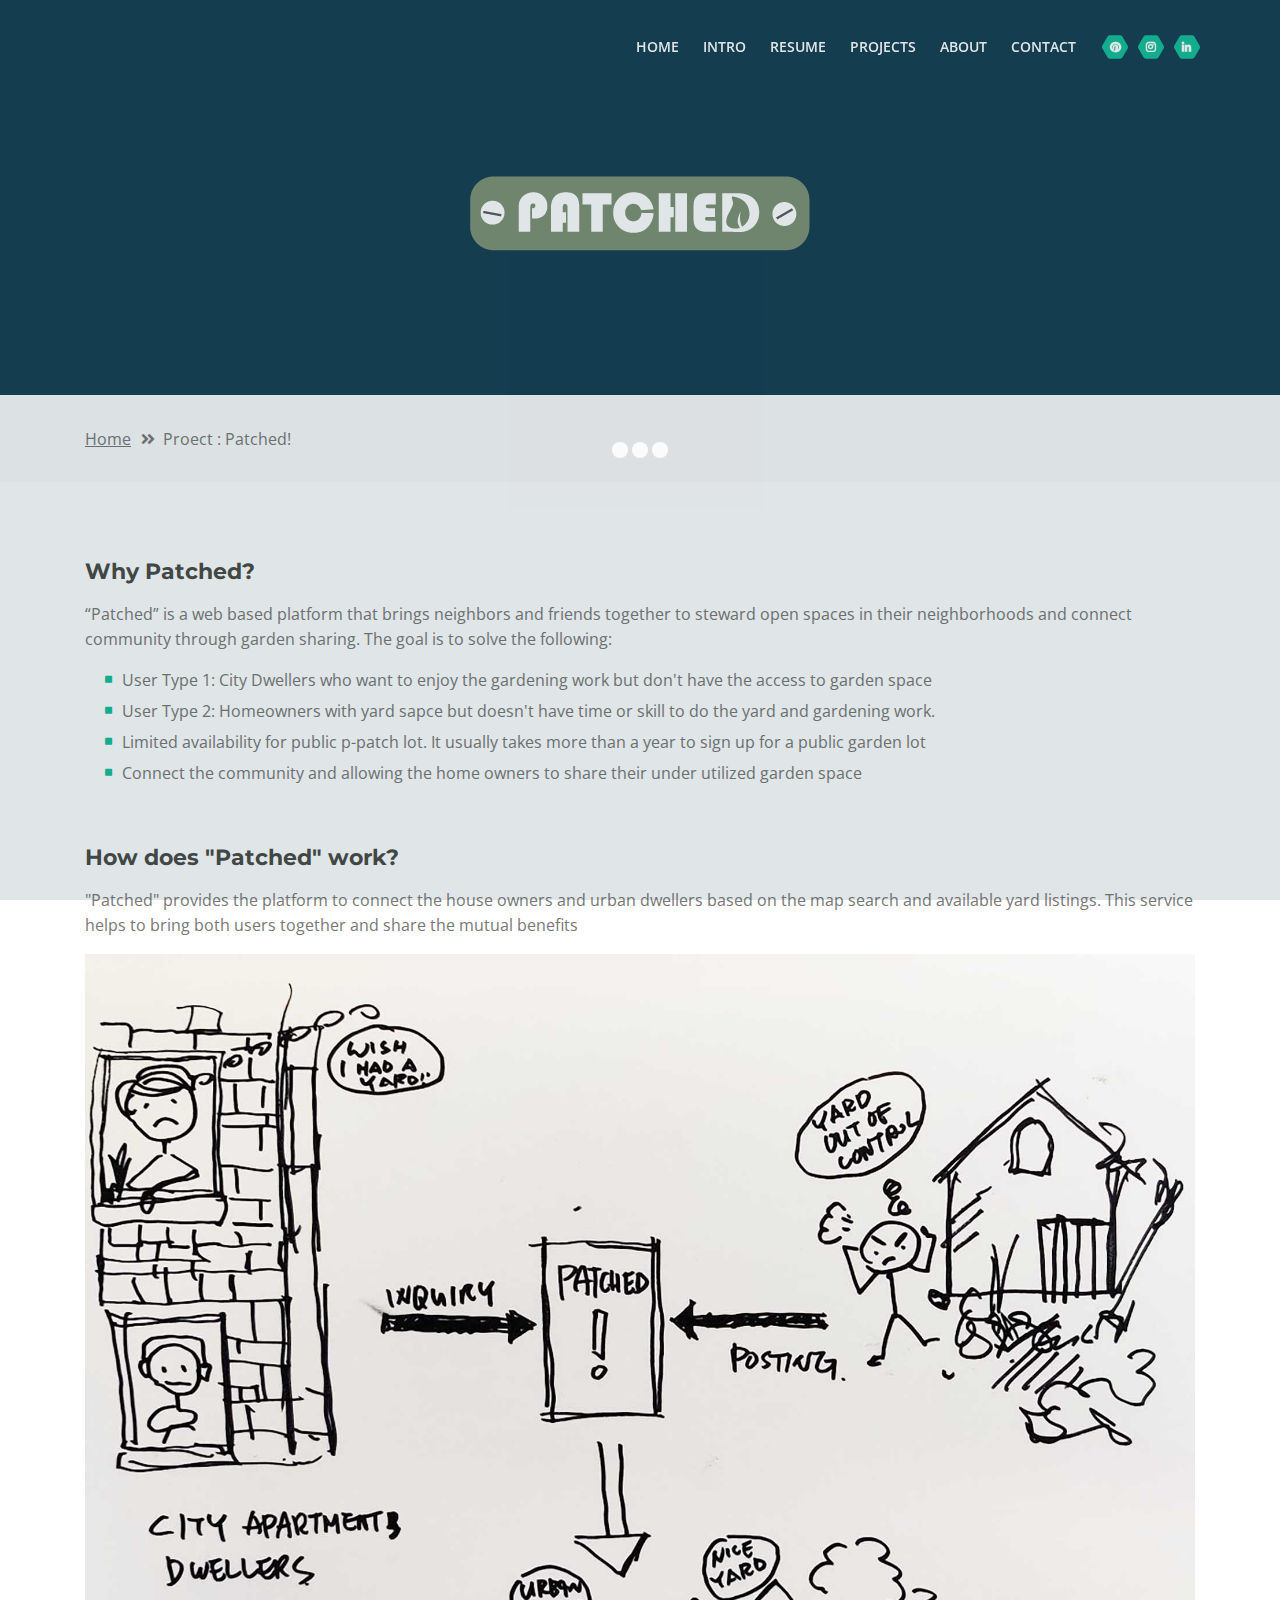
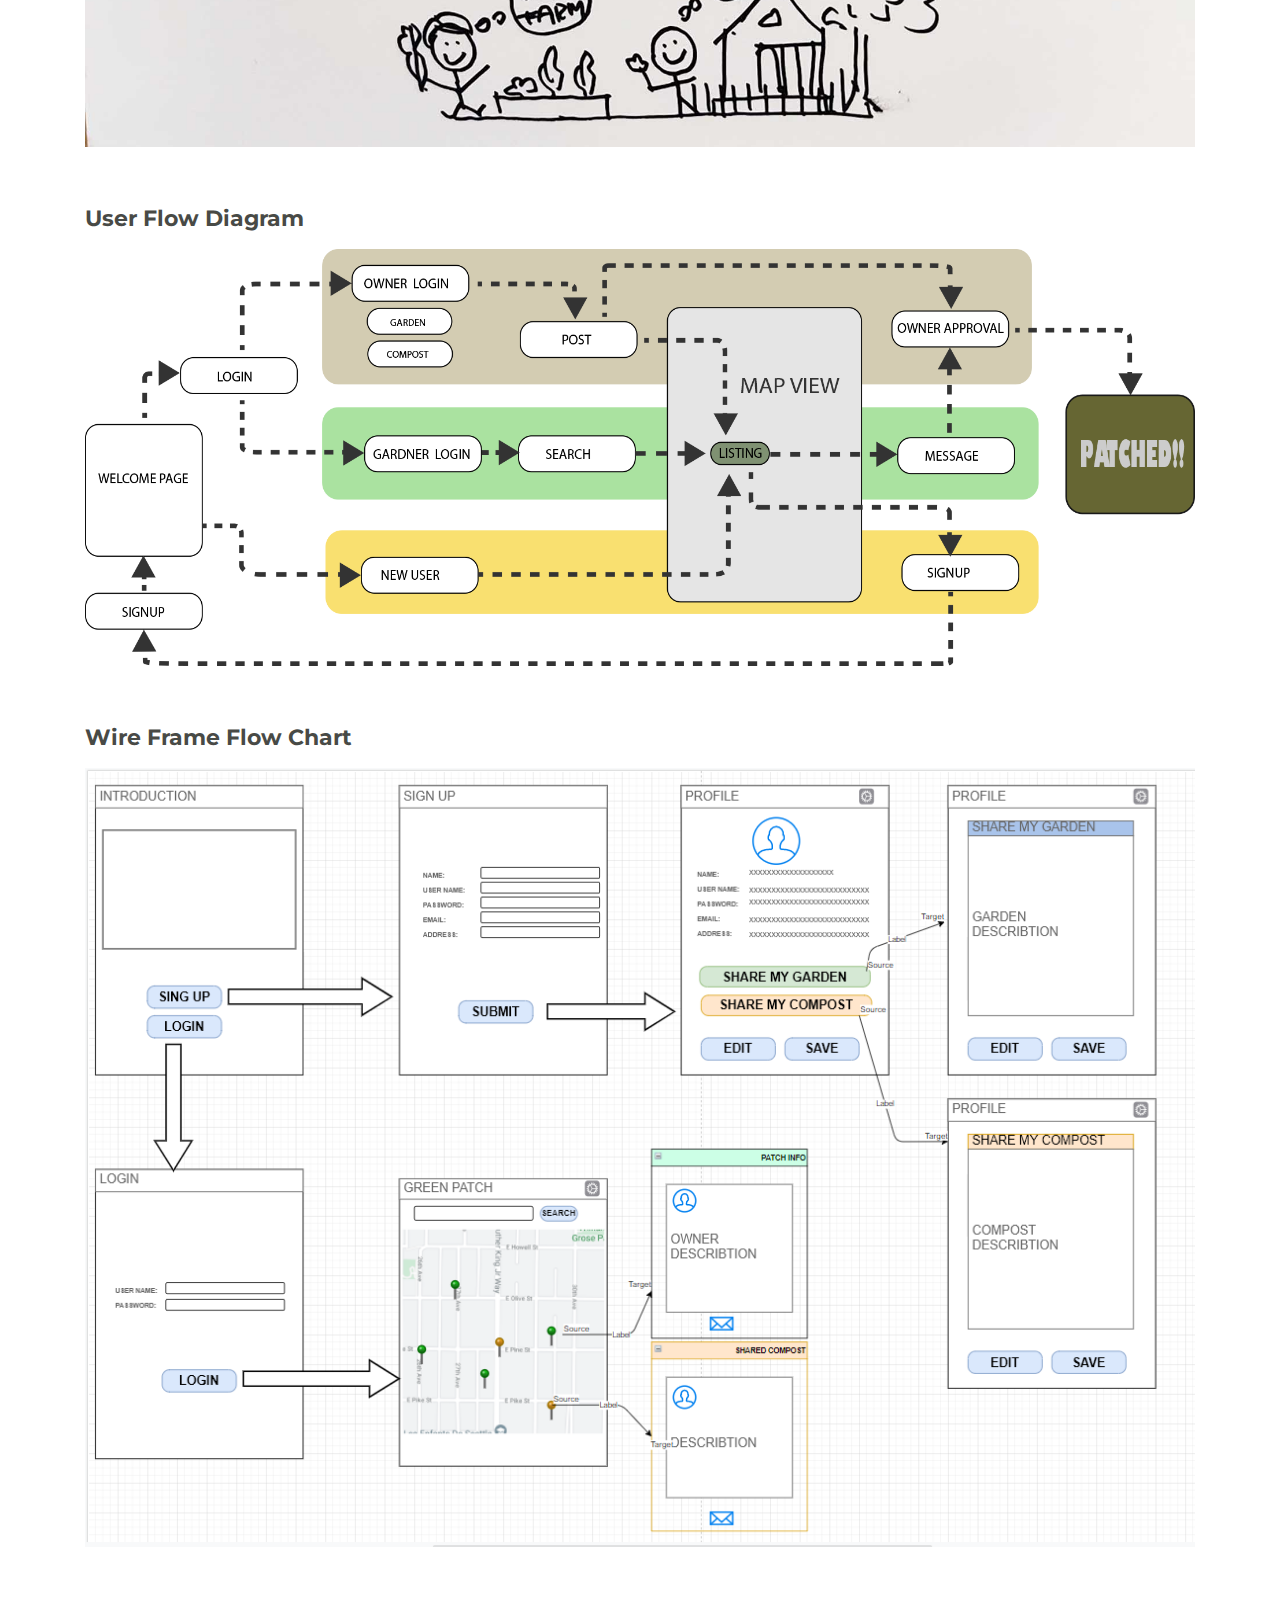
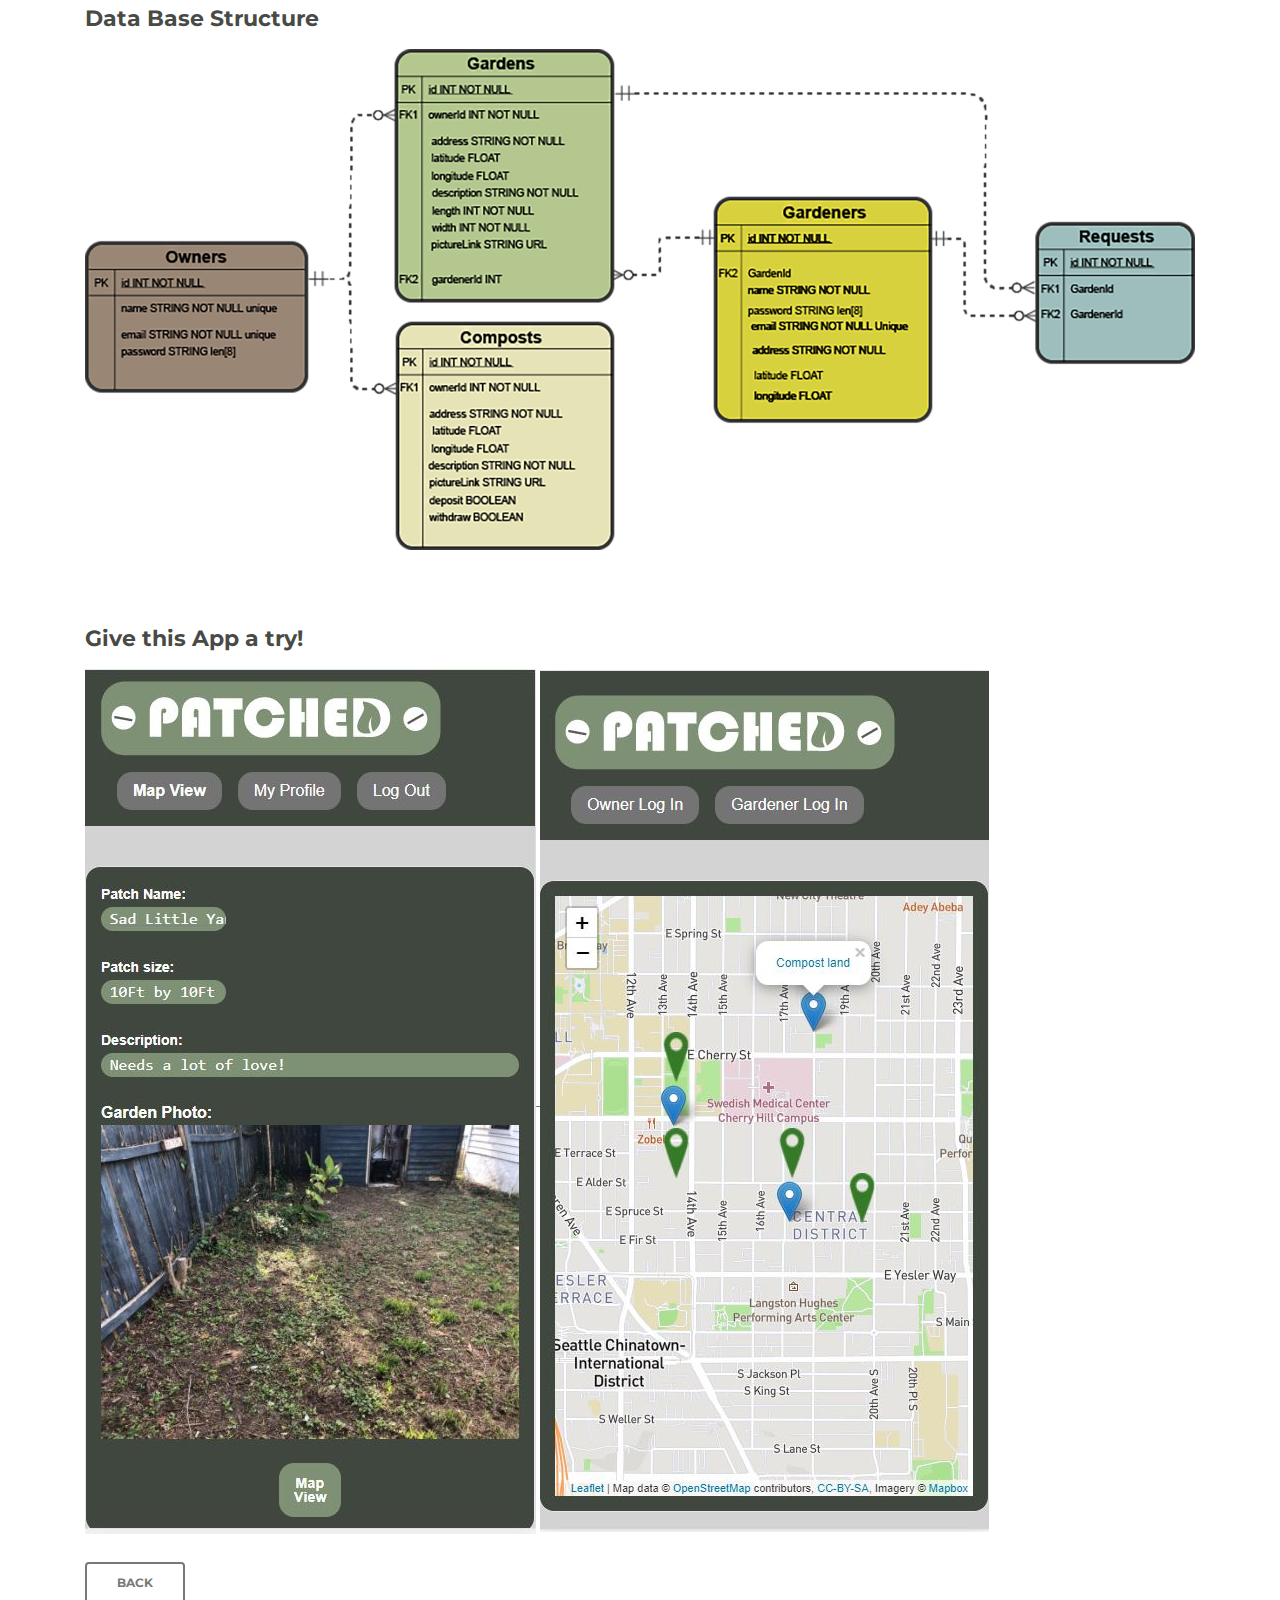
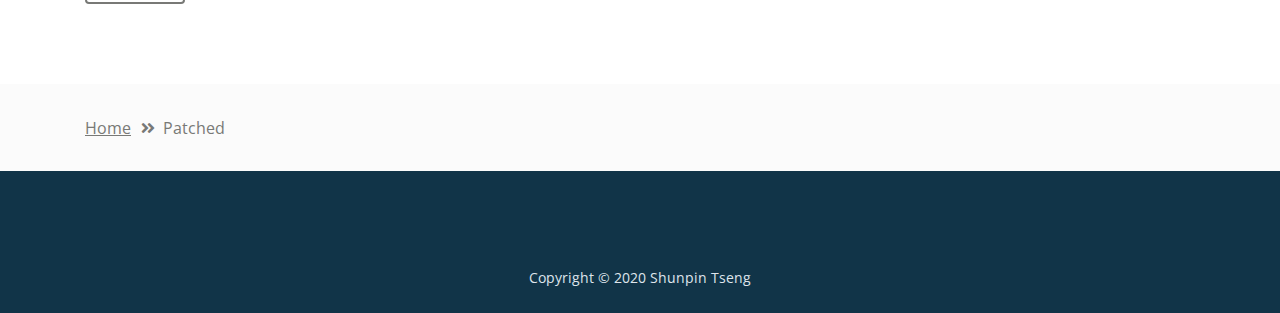
<file: ProjectPatched.html>
<!DOCTYPE html>
<html lang="en">

<head>
    <meta charset="utf-8">
    <meta name="viewport" content="width=device-width, initial-scale=1, shrink-to-fit=no">

    <!-- SEO Meta Tags -->
    <meta name="description"
        content="Aria is a business focused HTML landing page template built with Bootstrap to help you create lead generation websites for companies and their services.">
    <meta name="author" content="Inovatik">

    <!-- OG Meta Tags to improve the way the post looks when you share the page on LinkedIn, Facebook, Google+ -->
    <meta property="og:site_name" content="" /> <!-- website name -->
    <meta property="og:site" content="" /> <!-- website link -->
    <meta property="og:title" content="" /> <!-- title shown in the actual shared post -->
    <meta property="og:description" content="" /> <!-- description shown in the actual shared post -->
    <meta property="og:image" content="" /> <!-- image link, make sure it's jpg -->
    <meta property="og:url" content="" /> <!-- where do you want your post to link to -->
    <meta property="og:type" content="article" />

    <!-- Website Title -->
    <title>Project:Patched!</title>

    <!-- Styles -->
    <link href="https://fonts.googleapis.com/css?family=Montserrat:500,700&display=swap&subset=latin-ext"
        rel="stylesheet">
    <link href="https://fonts.googleapis.com/css?family=Open+Sans:400,400i,600&display=swap&subset=latin-ext"
        rel="stylesheet">
    <link href="css/bootstrap.css" rel="stylesheet">
    <link href="css/fontawesome-all.css" rel="stylesheet">
    <link href="css/swiper.css" rel="stylesheet">
    <link href="css/magnific-popup.css" rel="stylesheet">
    <link href="css/styles.css" rel="stylesheet">

    <!-- Favicon  -->
    <!-- <link rel="icon" href="images/favicon.png"> -->
</head>

<body data-spy="scroll" data-target=".fixed-top">

    <!-- Preloader -->
    <div class="spinner-wrapper">
        <div class="spinner">
            <div class="bounce1"></div>
            <div class="bounce2"></div>
            <div class="bounce3"></div>
        </div>
    </div>
    <!-- end of preloader -->


    <!-- Navbar -->
    <nav class="navbar navbar-expand-md navbar-dark navbar-custom fixed-top">
        <!-- Text Logo - Use this if you don't have a graphic logo -->
        <!-- <a class="navbar-brand logo-text page-scroll" href="index.html">Aria</a> -->

        <!-- Image Logo -->
        <!-- <a class="navbar-brand logo-image" href="index.html"><img src="images/logo.svg" alt="alternative"></a> -->

        <!-- Mobile Menu Toggle Button -->
        <button class="navbar-toggler" type="button" data-toggle="collapse" data-target="#navbarsExampleDefault"
            aria-controls="navbarsExampleDefault" aria-expanded="false" aria-label="Toggle navigation">
            <span class="navbar-toggler-awesome fas fa-bars"></span>
            <span class="navbar-toggler-awesome fas fa-times"></span>
        </button>
        <!-- end of mobile menu toggle button -->

        <div class="collapse navbar-collapse" id="navbarsExampleDefault">
            <ul class="navbar-nav ml-auto">
                <li class="nav-item">
                    <a class="nav-link page-scroll" href="index.html#header">HOME <span class="sr-only">(current)</span></a>
                </li>
                <li class="nav-item">
                    <a class="nav-link page-scroll" href="index.html#intro">INTRO</a>
                </li>
                <li class="nav-item">
                    <a class="nav-link page-scroll" href="index.html#services">RESUME</a>
                </li>

                <li class="nav-item">
                    <a class="nav-link page-scroll" href="index.html#projects">PROJECTS</a>
                </li>

                <li class="nav-item">
                    <a class="nav-link page-scroll" href="index.html#about">ABOUT</a>
                </li>

                <li class="nav-item">
                    <a class="nav-link page-scroll" href="index.html#contact">CONTACT</a>
                </li>
            </ul>
            <span class="nav-item social-icons">
                <span class="fa-stack">
                    <a href="https://www.pinterest.com/shunpin/">
                        <span class="hexagon"></span>
                        <i class="fab fa-pinterest fa-stack-1x"></i>
                    </a>
                </span>
                <span class="fa-stack">
                    <a href="https://www.instagram.com/nipnuhs/">
                        <span class="hexagon"></span>
                        <i class="fab fa-instagram fa-stack-1x"></i>
                    </a>
                </span>
                <span class="fa-stack">
                    <a href="https://www.linkedin.com/in/shun-pin-tseng">
                        <span class="hexagon"></span>
                        <i class="fab fa-linkedin-in fa-stack-1x"></i>
                    </a>
                </span>
            </span>
        </div>
    </nav> <!-- end of navbar -->
    <!-- end of navbar -->

    <!-- Header -->
    <header id="header" class="ex-header">
        <div class="container">
            <div class="row">
                <div class="col-lg-12">
                    <img class="img-fluid" src="images/patchedLogo2.png" alt="patched">
                </div> <!-- end of col -->
            </div> <!-- end of row -->
        </div> <!-- end of container -->
    </header> <!-- end of ex-header -->
    <!-- end of header -->


    <!-- Breadcrumbs -->
    <div class="ex-basic-1">
        <div class="container">
            <div class="row">
                <div class="col-lg-12">
                    <div class="breadcrumbs">
                        <a href="index.html">Home</a><i class="fa fa-angle-double-right"></i><span>Proect :
                            Patched!</span>
                    </div> <!-- end of breadcrumbs -->
                </div> <!-- end of col -->
            </div> <!-- end of row -->
        </div> <!-- end of container -->
    </div> <!-- end of ex-basic-1 -->
    <!-- end of breadcrumbs -->


    <!-- Terms Content -->
    <div class="ex-basic-2">
        <div class="container">
            <div class="row">
                <div class="col-lg-12">
                    <div class="text-container">
                        <h3>Why Patched?</h3>
                        <p>“Patched” is a web based platform that brings neighbors and friends together to steward open
                            spaces in their neighborhoods and connect community through garden sharing. The goal is to
                            solve the following:
                        </p>
                        <ul class="list-unstyled li-space-lg indent">
                            <li class="media">
                                <i class="fas fa-square"></i>
                                <div class="media-body">User Type 1: City Dwellers who want to enjoy the gardening work
                                    but don't have the access to garden space </div>
                            </li>
                            <li class="media">
                                <i class="fas fa-square"></i>
                                <div class="media-body">User Type 2: Homeowners with yard sapce but doesn't have time or
                                    skill to do the yard and gardening work. </div>
                            </li>
                            <li class="media">
                                <i class="fas fa-square"></i>
                                <div class="media-body">Limited availability for public p-patch lot. It usually takes
                                    more than a year to sign up for a public garden lot </div>
                            </li>
                            <li class="media">
                                <i class="fas fa-square"></i>
                                <div class="media-body">Connect the community and allowing the home owners to share
                                    their under utilized garden space </div>
                            </li>

                        </ul>

                    </div> <!-- end of text-container -->

                    <div class="text-container">
                        <h3>How does "Patched" work?</h3>
                        <p>"Patched" provides the platform to connect the house owners and urban dwellers based on the
                            map search and available yard listings. This service helps to bring both users together and
                            share the mutual benefits
                        </p>
                        <img class="img-fluid" src="images/PatchedUserJourney.jpg" alt="Sketch">
                    </div> <!-- end of text-container -->

                    <div class="text-container">
                        <h3>User Flow Diagram</h3>
                        <img class="img-fluid" src="images/PatchedUserFlow.png" alt="WireFrame">

                    </div> <!-- end of text-container -->

                    <div class="text-container">
                        <h3>Wire Frame Flow Chart</h3>
                        <img class="img-fluid" src="images/PatchedWireFrame.png" alt="WireFrame">
                    </div> <!-- end of text-container -->

                    <div class="text-container last">
                        <h3>Data Base Structure</h3>
                        <img class="img-fluid" src="images/DatabaseDiagram.png" alt="Database">
                    </div> <!-- end of text-container -->
<br>
<br>
<br>
                    <div class="text-container last">
                        <h3>Give this App a try!</h3>
                        <a href="https://patchedapp.herokuapp.com/">
                            <img class="img-fluid" src="images/PatchedGardenPage.JPG" alt="PatchedApp">
                        </a>
                        <a href="https://patchedapp.herokuapp.com/">
                            <img class="img-fluid" src="images/PatchMapView.JPG" alt="PatchedApp">
                        </a>
                        <br>
                        <a class="btn-outline-reg" href="index.html">BACK</a>
                    </div> <!-- end of text-container -->
                </div>
            </div> <!-- end of row -->
        </div> <!-- end of container -->
    </div> <!-- end of ex-basic -->
    <!-- end of terms content -->


    <!-- Breadcrumbs -->
    <div class="ex-basic-1">
        <div class="container">
            <div class="row">
                <div class="col-lg-12">
                    <div class="breadcrumbs">
                        <a href="index.html">Home</a><i class="fa fa-angle-double-right"></i><span>Patched</span>
                    </div> <!-- end of breadcrumbs -->
                </div> <!-- end of col -->
            </div> <!-- end of row -->
        </div> <!-- end of container -->
    </div> <!-- end of ex-basic-1 -->
    <!-- end of breadcrumbs -->


    <!-- Footer -->
    <div class="footer">
        <div class="container">
            <div class="row">

             
            </div> <!-- end of row -->
        </div> <!-- end of container -->
    </div> <!-- end of footer -->
    <!-- end of footer -->


    <!-- Copyright -->
    <div class="copyright">
        <div class="container">
            <div class="row">
                <div class="col-lg-12">
                    <p class="p-small">Copyright © 2020 Shunpin Tseng</p>
                </div> <!-- end of col -->
            </div> <!-- enf of row -->
        </div> <!-- end of container -->
    </div> <!-- end of copyright -->
    <!-- end of copyright -->


    <!-- Scripts -->
    <script src="js/jquery.min.js"></script> <!-- jQuery for Bootstrap's JavaScript plugins -->
    <script src="js/popper.min.js"></script> <!-- Popper tooltip library for Bootstrap -->
    <script src="js/bootstrap.min.js"></script> <!-- Bootstrap framework -->
    <script src="js/jquery.easing.min.js"></script> <!-- jQuery Easing for smooth scrolling between anchors -->
    <script src="js/swiper.min.js"></script> <!-- Swiper for image and text sliders -->
    <script src="js/jquery.magnific-popup.js"></script> <!-- Magnific Popup for lightboxes -->
    <script src="js/morphext.min.js"></script> <!-- Morphtext rotating text in the header -->
    <script src="js/isotope.pkgd.min.js"></script> <!-- Isotope for filter -->
    <script src="js/validator.min.js"></script> <!-- Validator.js - Bootstrap plugin that validates forms -->
    <script src="js/scripts.js"></script> <!-- Custom scripts -->
</body>

</html>
</file>
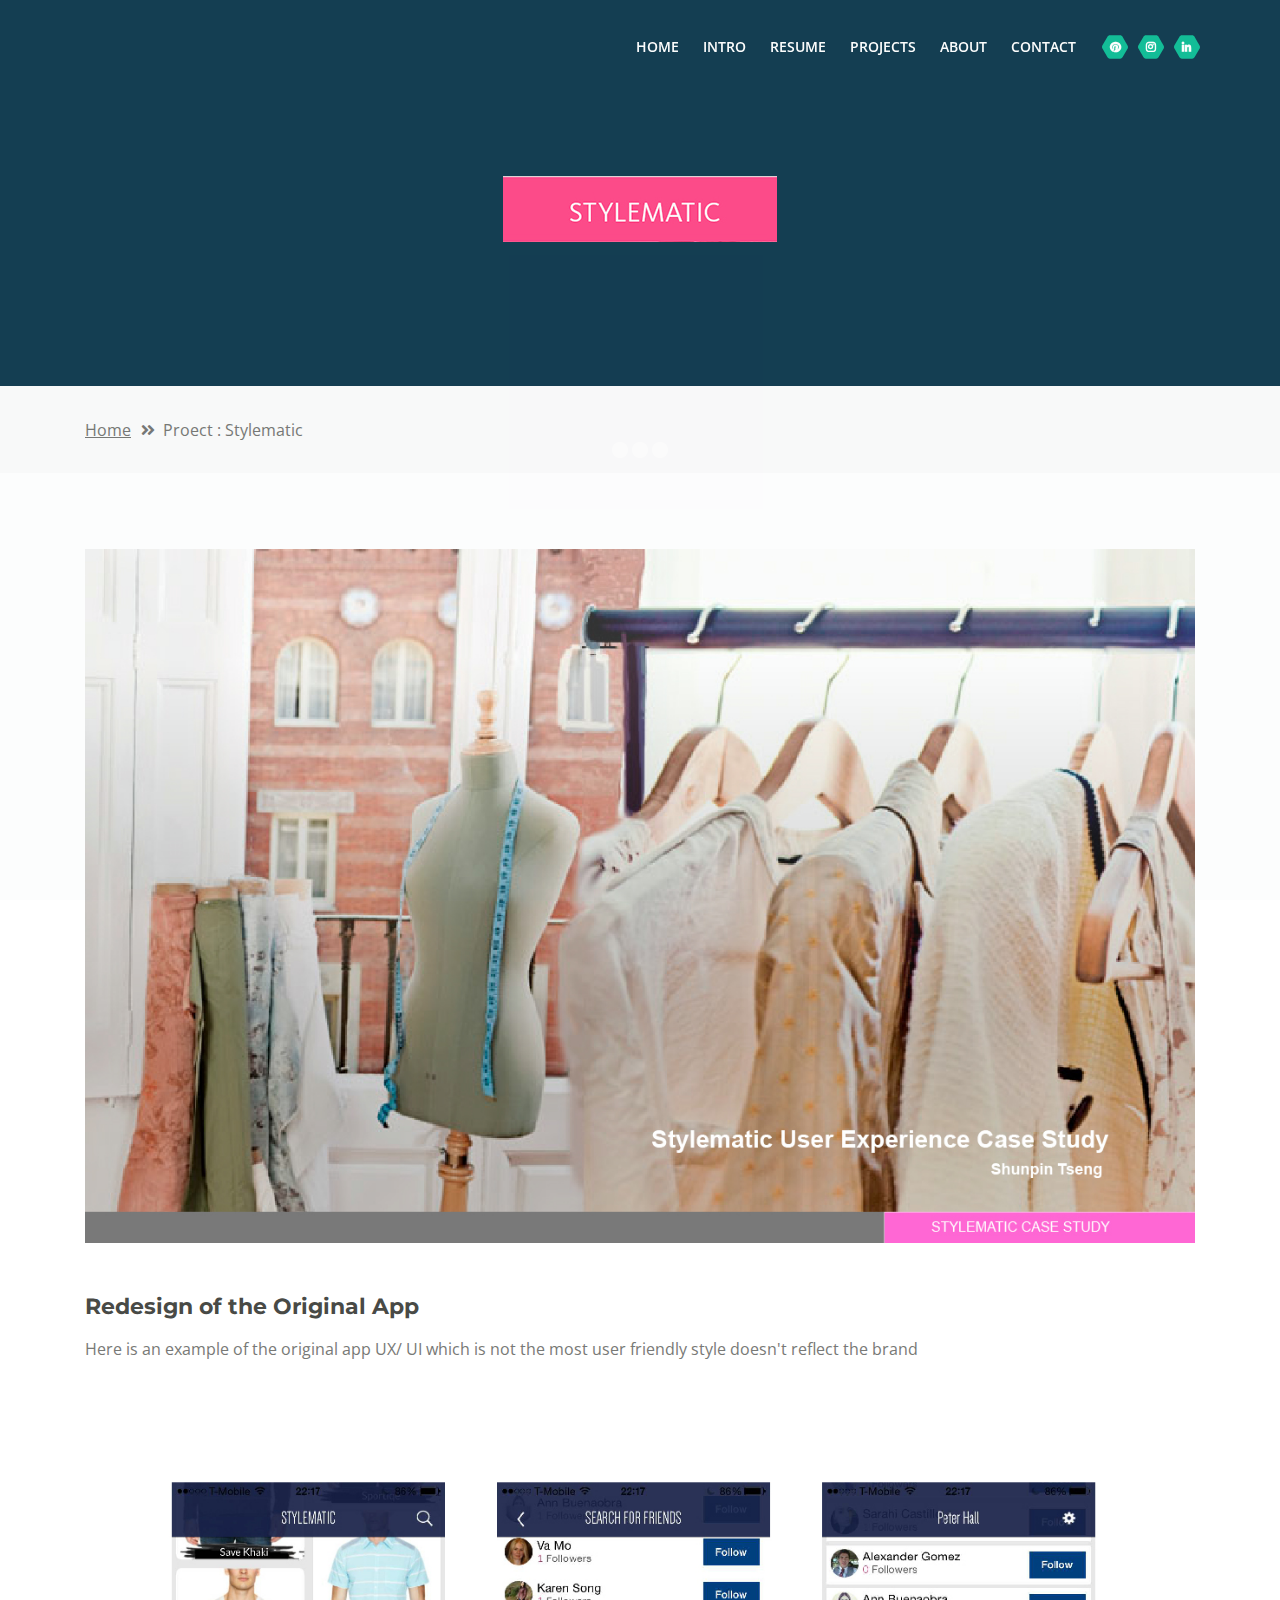
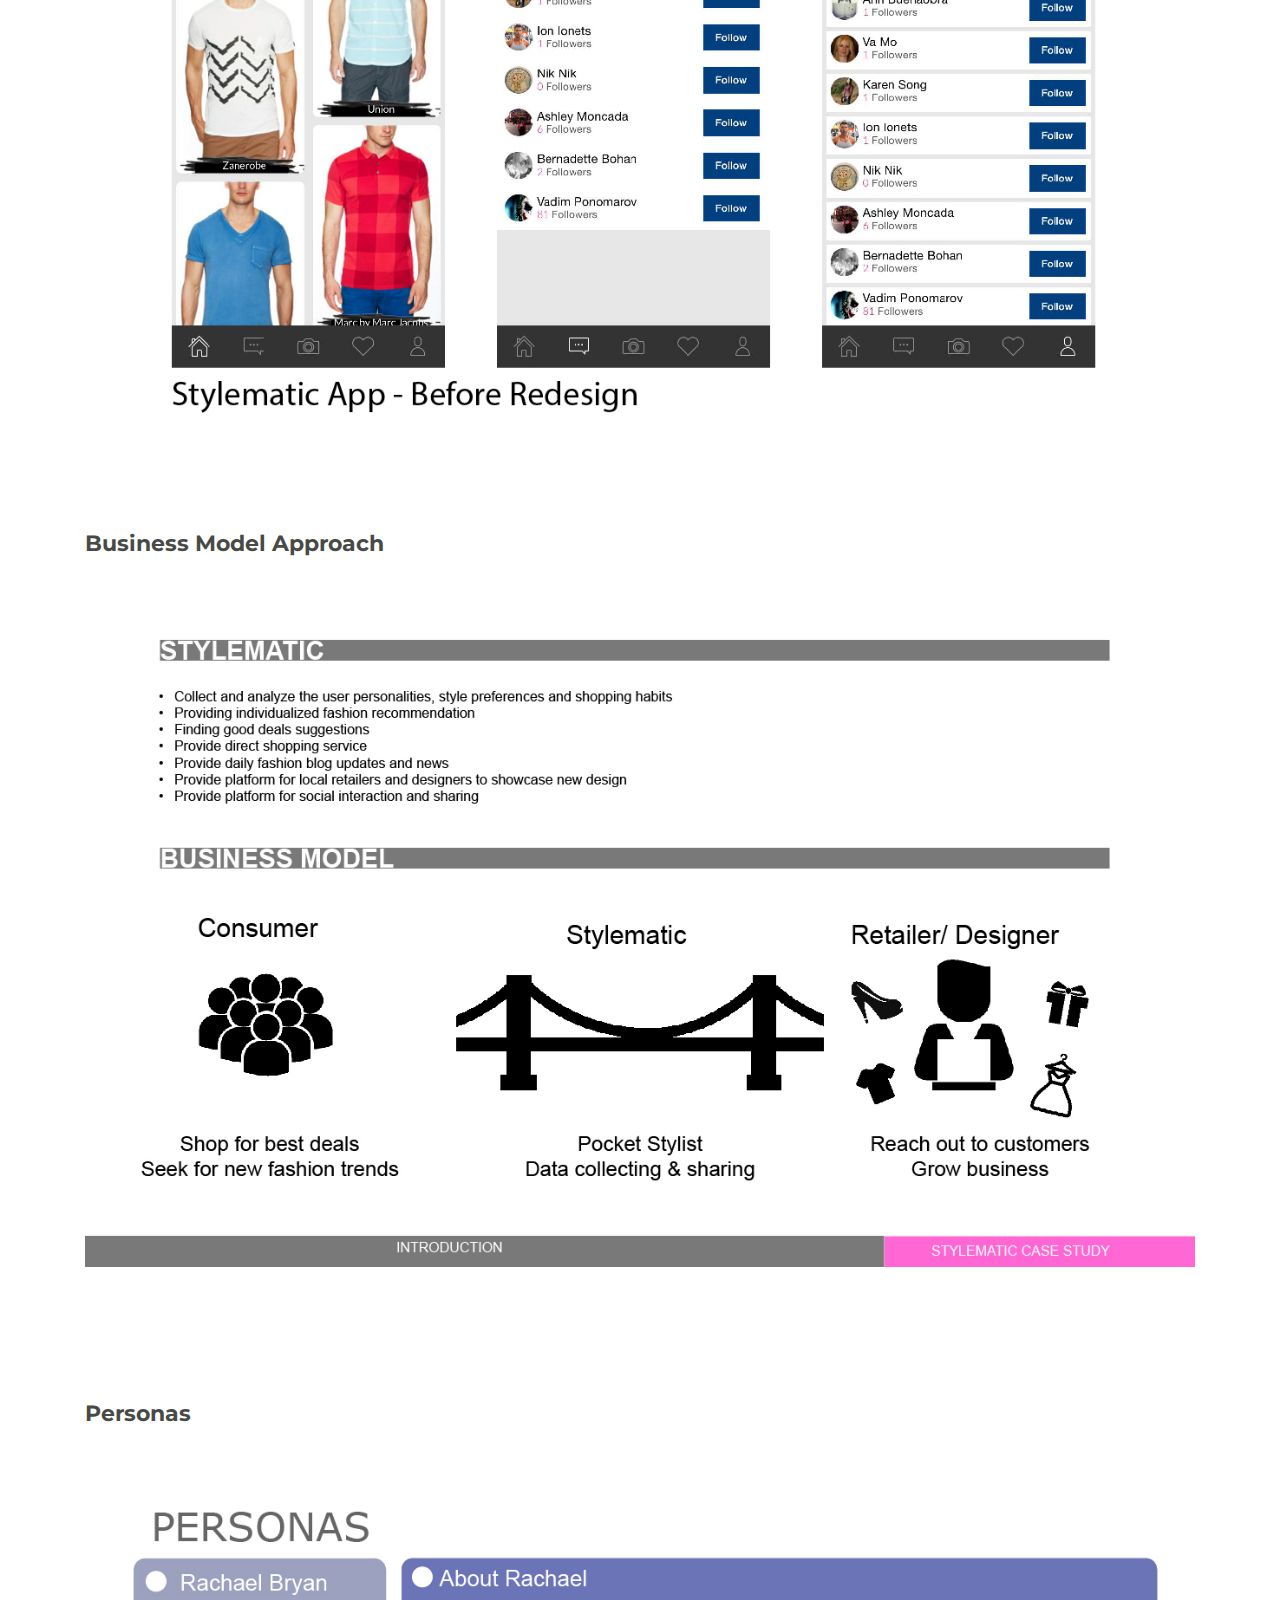
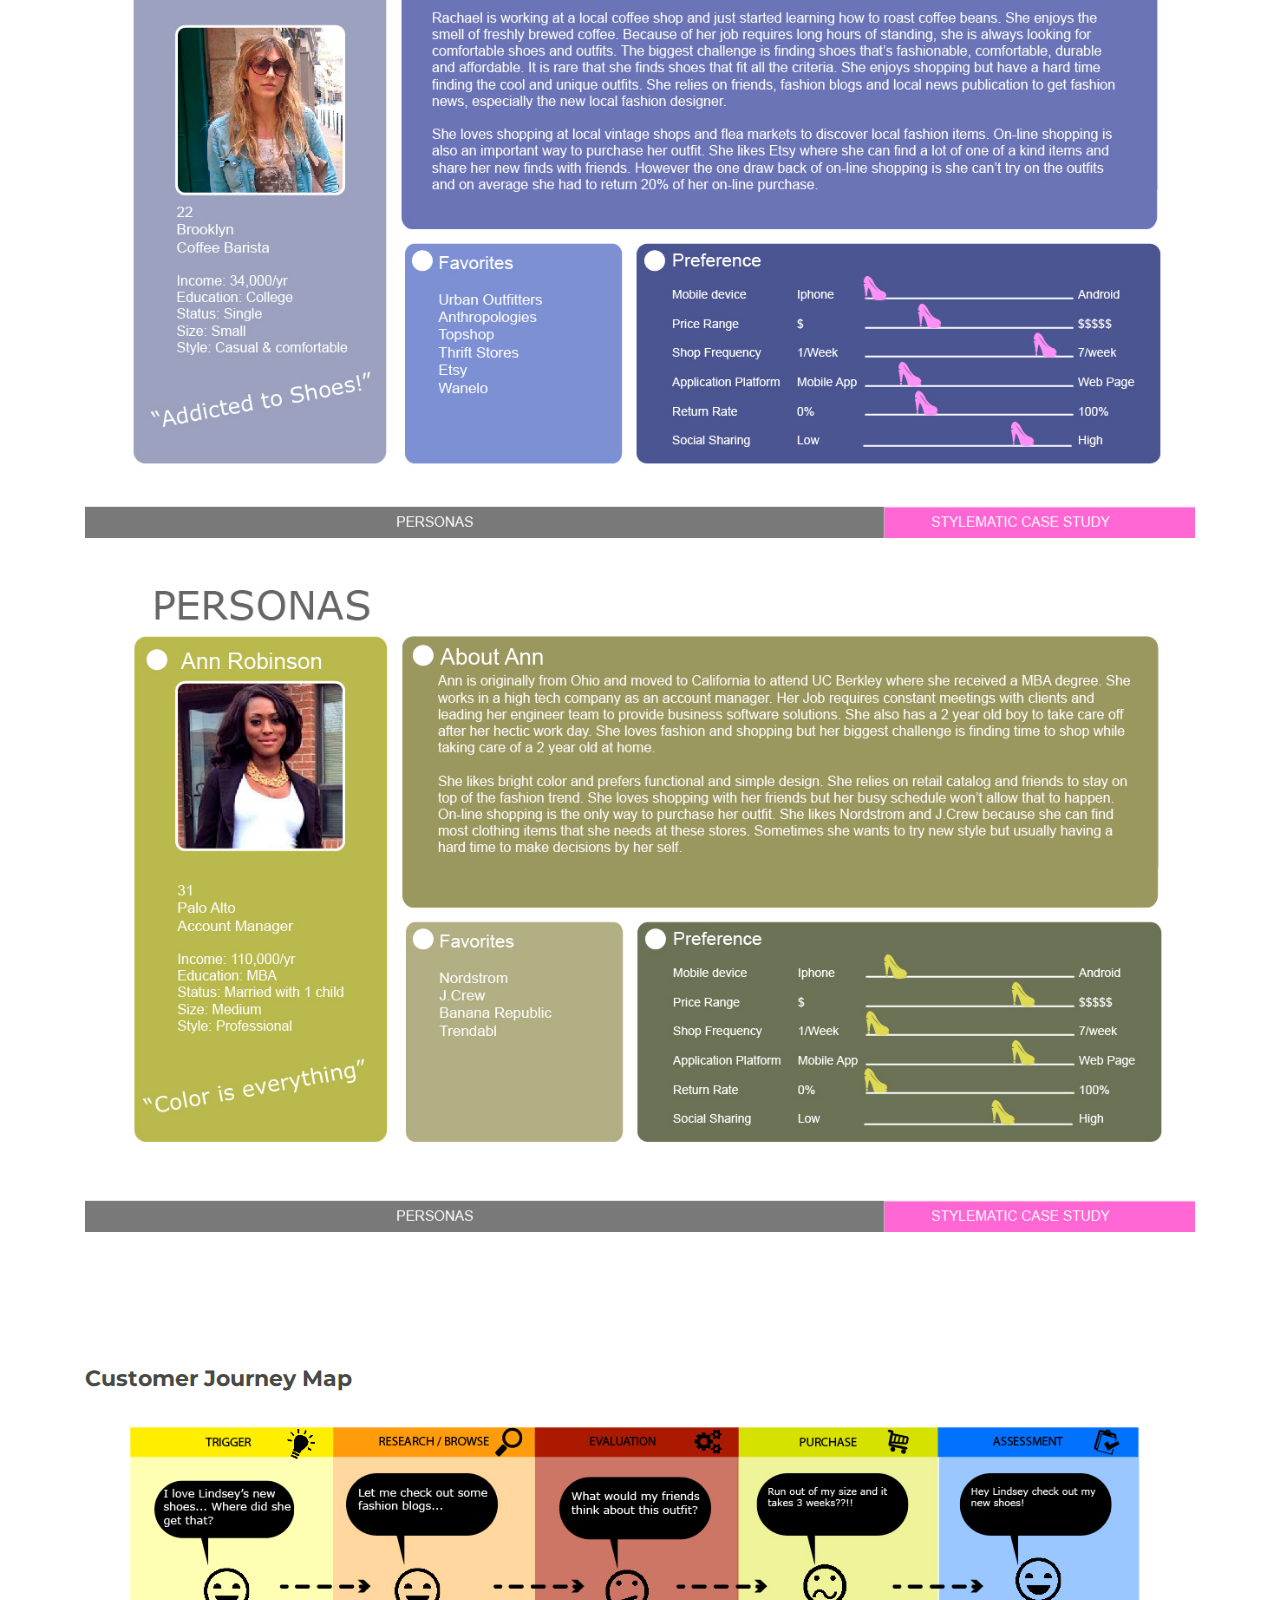
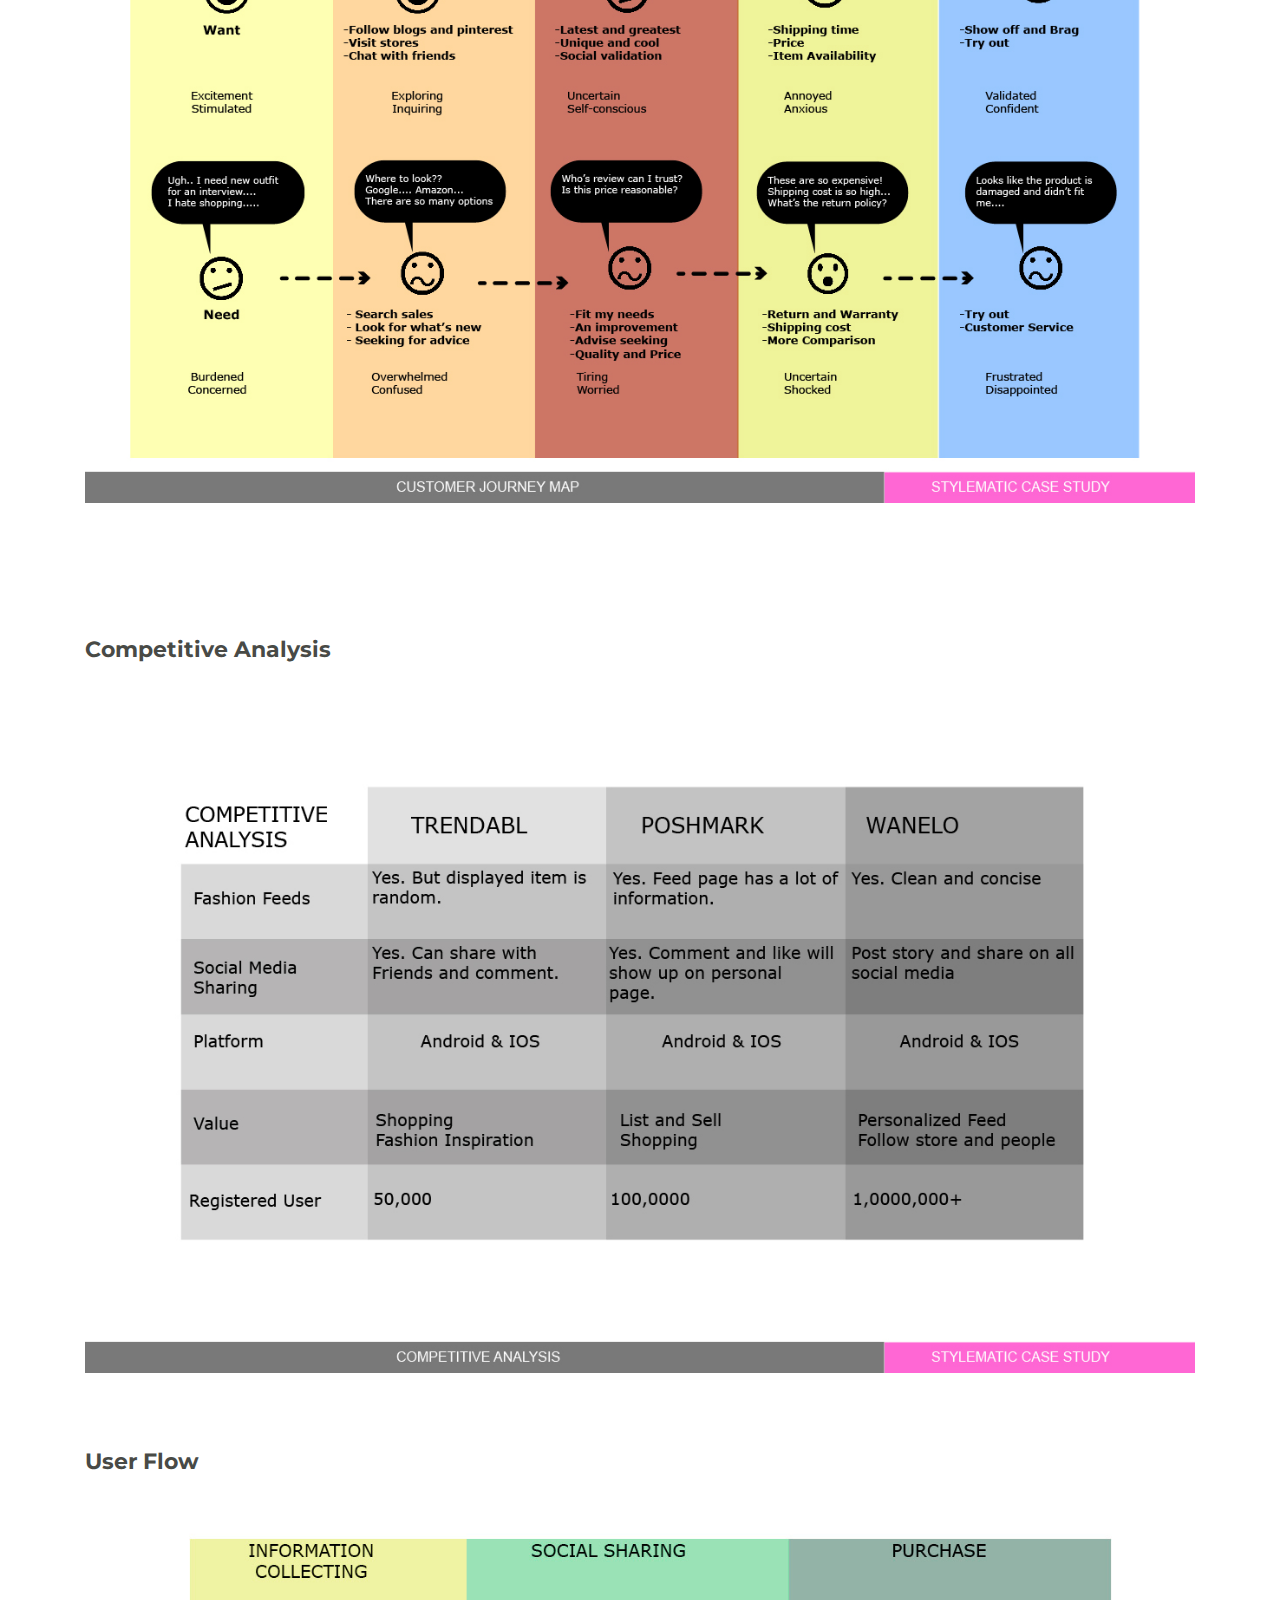
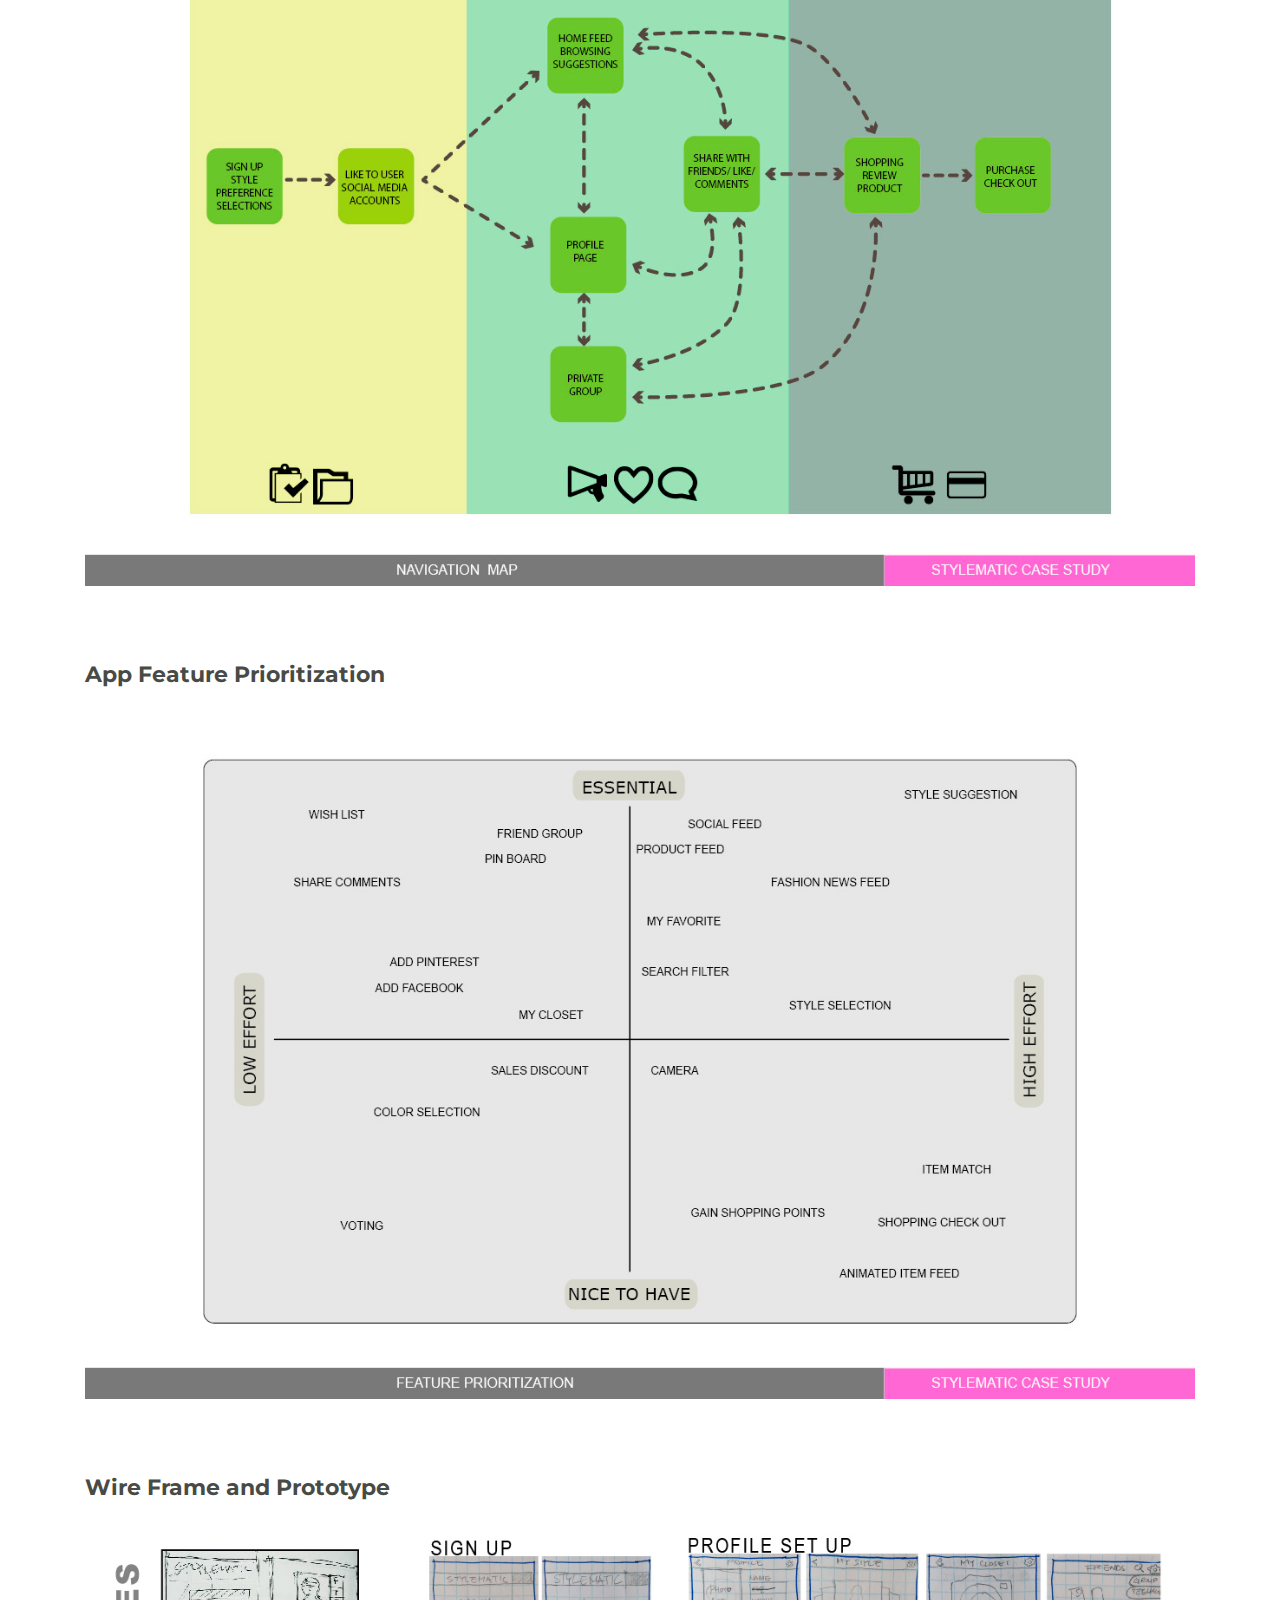
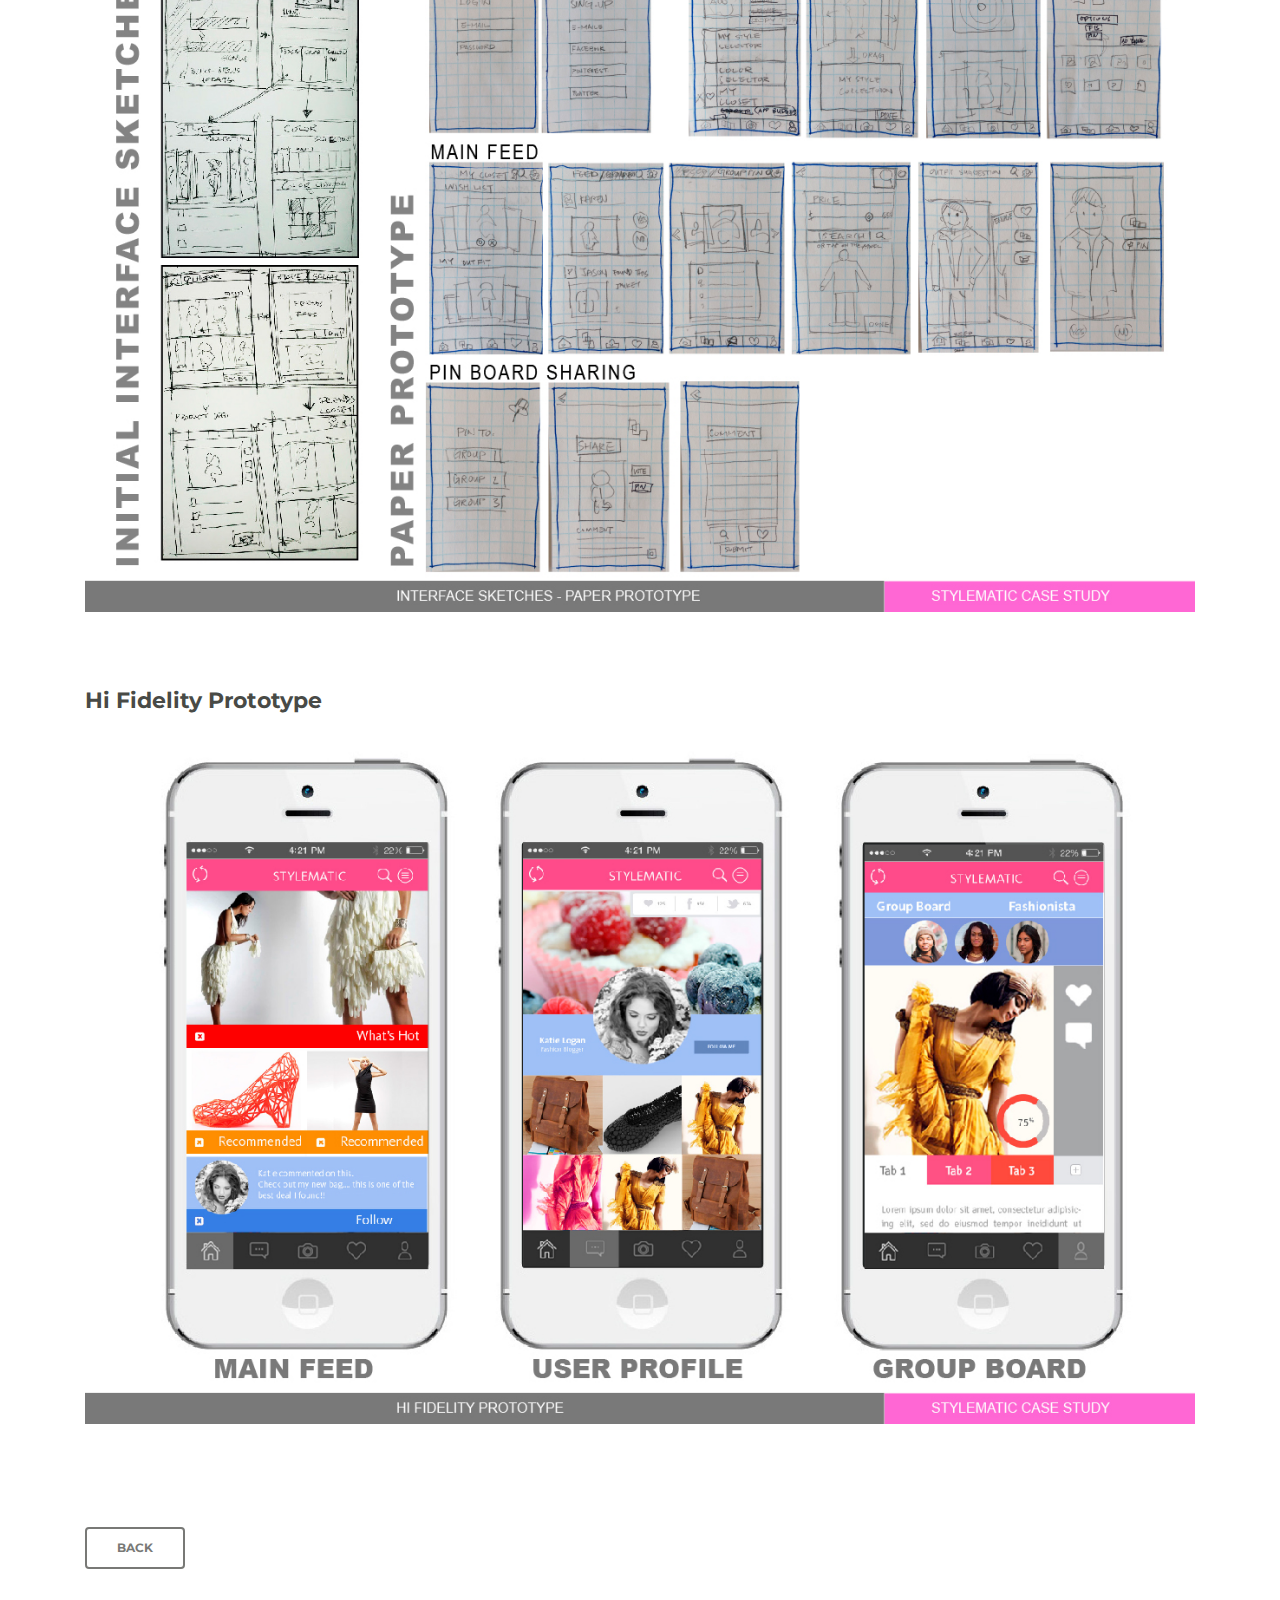
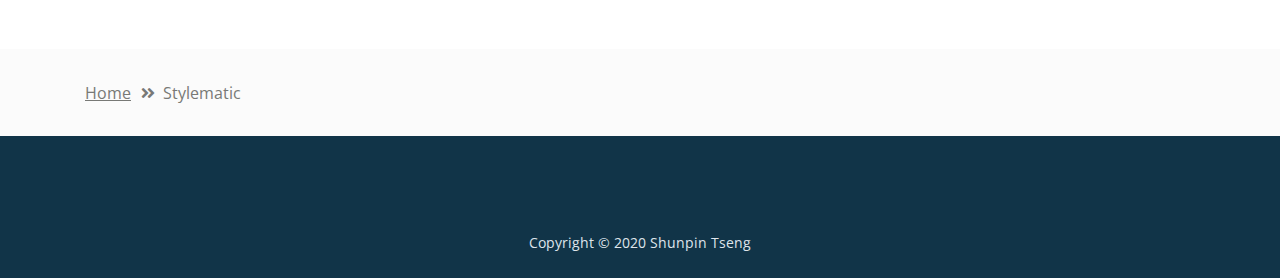
<file: ProjectStylematic.html>
<!DOCTYPE html>
<html lang="en">

<head>
    <meta charset="utf-8">
    <meta name="viewport" content="width=device-width, initial-scale=1, shrink-to-fit=no">

    <!-- SEO Meta Tags -->
    <meta name="description"
        content="Aria is a business focused HTML landing page template built with Bootstrap to help you create lead generation websites for companies and their services.">
    <meta name="author" content="Inovatik">

    <!-- OG Meta Tags to improve the way the post looks when you share the page on LinkedIn, Facebook, Google+ -->
    <meta property="og:site_name" content="" /> <!-- website name -->
    <meta property="og:site" content="" /> <!-- website link -->
    <meta property="og:title" content="" /> <!-- title shown in the actual shared post -->
    <meta property="og:description" content="" /> <!-- description shown in the actual shared post -->
    <meta property="og:image" content="" /> <!-- image link, make sure it's jpg -->
    <meta property="og:url" content="" /> <!-- where do you want your post to link to -->
    <meta property="og:type" content="article" />

    <!-- Website Title -->
    <title>Project:Stylematic</title>

    <!-- Styles -->
    <link href="https://fonts.googleapis.com/css?family=Montserrat:500,700&display=swap&subset=latin-ext"
        rel="stylesheet">
    <link href="https://fonts.googleapis.com/css?family=Open+Sans:400,400i,600&display=swap&subset=latin-ext"
        rel="stylesheet">
    <link href="css/bootstrap.css" rel="stylesheet">
    <link href="css/fontawesome-all.css" rel="stylesheet">
    <link href="css/swiper.css" rel="stylesheet">
    <link href="css/magnific-popup.css" rel="stylesheet">
    <link href="css/styles.css" rel="stylesheet">

    <!-- Favicon  -->
    <!-- <link rel="icon" href="images/favicon.png"> -->
</head>

<body data-spy="scroll" data-target=".fixed-top">

    <!-- Preloader -->
    <div class="spinner-wrapper">
        <div class="spinner">
            <div class="bounce1"></div>
            <div class="bounce2"></div>
            <div class="bounce3"></div>
        </div>
    </div>
    <!-- end of preloader -->


    <!-- Navbar -->
    <nav class="navbar navbar-expand-md navbar-dark navbar-custom fixed-top">
        <!-- Text Logo - Use this if you don't have a graphic logo -->
        <!-- <a class="navbar-brand logo-text page-scroll" href="index.html">Aria</a> -->

        <!-- Image Logo -->
        <!-- <a class="navbar-brand logo-image" href="index.html"><img src="images/logo.svg" alt="alternative"></a> -->

        <!-- Mobile Menu Toggle Button -->
        <button class="navbar-toggler" type="button" data-toggle="collapse" data-target="#navbarsExampleDefault"
            aria-controls="navbarsExampleDefault" aria-expanded="false" aria-label="Toggle navigation">
            <span class="navbar-toggler-awesome fas fa-bars"></span>
            <span class="navbar-toggler-awesome fas fa-times"></span>
        </button>
        <!-- end of mobile menu toggle button -->

        <div class="collapse navbar-collapse" id="navbarsExampleDefault">
            <ul class="navbar-nav ml-auto">
                <li class="nav-item">
                    <a class="nav-link page-scroll" href="index.html#header">HOME <span
                            class="sr-only">(current)</span></a>
                </li>
                <li class="nav-item">
                    <a class="nav-link page-scroll" href="index.html#intro">INTRO</a>
                </li>
                <li class="nav-item">
                    <a class="nav-link page-scroll" href="index.html#services">RESUME</a>
                </li>

                <li class="nav-item">
                    <a class="nav-link page-scroll" href="index.html#projects">PROJECTS</a>
                </li>

                <li class="nav-item">
                    <a class="nav-link page-scroll" href="index.html#about">ABOUT</a>
                </li>

                <li class="nav-item">
                    <a class="nav-link page-scroll" href="index.html#contact">CONTACT</a>
                </li>
            </ul>
            <span class="nav-item social-icons">
                <span class="fa-stack">
                    <a href="https://www.pinterest.com/shunpin/">
                        <span class="hexagon"></span>
                        <i class="fab fa-pinterest fa-stack-1x"></i>
                    </a>
                </span>
                <span class="fa-stack">
                    <a href="https://www.instagram.com/nipnuhs/">
                        <span class="hexagon"></span>
                        <i class="fab fa-instagram fa-stack-1x"></i>
                    </a>
                </span>
                <span class="fa-stack">
                    <a href="https://www.linkedin.com/in/shun-pin-tseng">
                        <span class="hexagon"></span>
                        <i class="fab fa-linkedin-in fa-stack-1x"></i>
                    </a>
                </span>
            </span>
        </div>
    </nav> <!-- end of navbar -->
    <!-- end of navbar -->

    <!-- Header -->
    <header id="header" class="ex-header">
        <div class="container">
            <div class="row">
                <div class="col-lg-12">
                    <img class="img-fluid" src="images/StylematicLogo.jpg" alt="stylematic">
                </div> <!-- end of col -->
            </div> <!-- end of row -->
        </div> <!-- end of container -->
    </header> <!-- end of ex-header -->
    <!-- end of header -->


    <!-- Breadcrumbs -->
    <div class="ex-basic-1">
        <div class="container">
            <div class="row">
                <div class="col-lg-12">
                    <div class="breadcrumbs">
                        <a href="index.html">Home</a><i class="fa fa-angle-double-right"></i><span>Proect :
                            Stylematic</span>
                    </div> <!-- end of breadcrumbs -->
                </div> <!-- end of col -->
            </div> <!-- end of row -->
        </div> <!-- end of container -->
    </div> <!-- end of ex-basic-1 -->
    <!-- end of breadcrumbs -->


    <!-- Terms Content -->
    <div class="ex-basic-2">
        <div class="container">
            <div class="row">
                <div class="col-lg-12">
                    <div class="text-container">
                        <img class="img-fluid" src="images/UX Final Presentation Slide 1-01.jpg" alt="Stylematic">
                        <br>
                        <br>
                        <br>
                        <h3>Redesign of the Original App</h3>
                        <p>Here is an example of the original app UX/ UI which is not the most user friendly style
                            doesn't reflect the brand
                        </p>
                        <img class="img-fluid" src="images/Stylematic Before Redesign-01.jpg" alt="StylematicBefore">

                    </div> <!-- end of text-container -->

                    <div class="text-container">
                        <h3>Business Model Approach</h3>
                        <img class="img-fluid" src="images/UX Final Presentation Slide-02-01.jpg" alt="Business Model">
                    </div> <!-- end of text-container -->
                    <br>
                    <br>
                    <br>
                    <div class="text-container">
                        <h3>Personas</h3>
                        <img class="img-fluid" src="images/UX Final Presentation Slide-04-01.jpg" alt="Persona1">
                        <img class="img-fluid" src="images/UX Final Presentation Slide-05-01.jpg" alt="Persona2">
                    </div> <!-- end of text-container -->
                    <br>
                    <br>
                    <br>
                    <div class="text-container">
                        <h3>Customer Journey Map</h3>
                        <img class="img-fluid" src="images/UX Final Presentation Slide-06-01.jpg" alt="CustomerJourney">
                    </div> <!-- end of text-container -->
                    <br>
                    <br>
                    <br>

                    <div class="text-container last">
                        <h3>Competitive Analysis</h3>
                        <img class="img-fluid" src="images/UX Final Presentation Slide-07-01.jpg" alt="Database">
                    </div> <!-- end of text-container -->
                    <br>
                    <br>
                    <br>

                    <div class="text-container last">
                        <h3>User Flow</h3>
                        <img class="img-fluid" src="images/UX Final Presentation Slide-08-01.jpg" alt="User Flow">
                    </div> <!-- end of text-container -->
                    <br>
                    <br>
                    <br>

                    <div class="text-container last">
                        <h3>App Feature Prioritization</h3>
                        <img class="img-fluid" src="images/UX Final Presentation Slide-09-01.jpg" alt="Priorities">
                    </div> <!-- end of text-container -->
                    <br>
                    <br>
                    <br>

                    <div class="text-container last">
                        <h3>Wire Frame and Prototype</h3>
                        <img class="img-fluid" src="images/UX Final Presentation Slide-10-01.jpg" alt="Priorities">
                    </div> <!-- end of text-container -->
                    <br>
                    <br>
                    <br>

                    <div class="text-container last">
                        <h3>Hi Fidelity Prototype</h3>
                        <img class="img-fluid" src="images/UX Final Presentation Slide-11-01.jpg" alt="Priorities">
                    </div> <!-- end of text-container -->
                    <br>
                    <br>
                    <br>

                    <div class="text-container last">
                        <a class="btn-outline-reg" href="index.html">BACK</a>

                    </div> <!-- end of text-container -->
                </div>
            </div> <!-- end of row -->
        </div> <!-- end of container -->
    </div> <!-- end of ex-basic -->
    <!-- end of terms content -->


    <!-- Breadcrumbs -->
    <div class="ex-basic-1">
        <div class="container">
            <div class="row">
                <div class="col-lg-12">
                    <div class="breadcrumbs">
                        <a href="index.html">Home</a><i class="fa fa-angle-double-right"></i><span>Stylematic
                           </span>
                    </div> <!-- end of breadcrumbs -->
                </div> <!-- end of col -->
            </div> <!-- end of row -->
        </div> <!-- end of container -->
    </div> <!-- end of ex-basic-1 -->
    <!-- end of breadcrumbs -->


    <!-- Footer -->
    <div class="footer">
        <div class="container">
            <div class="row">
 

                </div> <!-- end of col -->
            </div> <!-- end of row -->
        </div> <!-- end of container -->
    </div> <!-- end of footer -->
    <!-- end of footer -->


    <!-- Copyright -->
    <div class="copyright">
        <div class="container">
            <div class="row">
                <div class="col-lg-12">
                    <p class="p-small">Copyright © 2020 Shunpin Tseng</p>
                </div> <!-- end of col -->
            </div> <!-- enf of row -->
        </div> <!-- end of container -->
    </div> <!-- end of copyright -->
    <!-- end of copyright -->


    <!-- Scripts -->
    <script src="js/jquery.min.js"></script> <!-- jQuery for Bootstrap's JavaScript plugins -->
    <script src="js/popper.min.js"></script> <!-- Popper tooltip library for Bootstrap -->
    <script src="js/bootstrap.min.js"></script> <!-- Bootstrap framework -->
    <script src="js/jquery.easing.min.js"></script> <!-- jQuery Easing for smooth scrolling between anchors -->
    <script src="js/swiper.min.js"></script> <!-- Swiper for image and text sliders -->
    <script src="js/jquery.magnific-popup.js"></script> <!-- Magnific Popup for lightboxes -->
    <script src="js/morphext.min.js"></script> <!-- Morphtext rotating text in the header -->
    <script src="js/isotope.pkgd.min.js"></script> <!-- Isotope for filter -->
    <script src="js/validator.min.js"></script> <!-- Validator.js - Bootstrap plugin that validates forms -->
    <script src="js/scripts.js"></script> <!-- Custom scripts -->
</body>

</html>
</file>
<file: css/styles.css>
/* Template: Aria - Business HTML Landing Page Template
   Author: Inovatik
   Created: Jul 2019
   Description: Master CSS file
*/

/*****************************************
Table Of Contents:

01. General Styles
02. Preloader
03. Navigation
04. Header
05. Intro
06. Description
07. Services
08. Details 1
09. Details 2
10. Testimonials
11. Call Me
12. Projects
13. Project Lightboxes
14. Team
15. About
16. Contact
17. Footer
18. Copyright
19. Back To Top Button
20. Extra Pages
21. Media Queries
******************************************/

/*****************************************
Colors:

- Backgrounds - light gray #fbfbfb
- Background - dark blue #153e52
- Backgrounds navbar, footer - dark gray #113448
- Buttons, bullets, icons - green #14bf98
- Headings text - black #484a46
- Body text - gray #787976
- Body text - light gray #dfe5ec
******************************************/


/******************************/
/*     01. General Styles     */
/******************************/
body,
html {
    width: 100%;
	height: 100%;
}

body, p {
	color: #787976; 
	font: 400 1rem/1.5625rem "Open Sans", sans-serif;
}

.p-large {
	font: 400 1.125rem/1.625rem "Open Sans", sans-serif;
}

.p-small {
	font: 400 0.875rem/1.375rem "Open Sans", sans-serif;
}

.p-heading {
	margin-bottom: 3.5rem;
	text-align: center;
}

.li-space-lg li {
	margin-bottom: 0.375rem;
}

.indent {
	padding-left: 1.25rem;
}

h1 {
	color: #484a46;
	font: 700 2.5rem/3rem "Montserrat", sans-serif;
}

h2 {
	color: #484a46;
	font: 700 1.75rem/2.125rem "Montserrat", sans-serif;
}

h3 {
	color: #484a46;
	font: 700 1.375rem/1.75rem "Montserrat", sans-serif;
}

h4 {
	color: #484a46;
	font: 700 1.25rem/1.625rem "Montserrat", sans-serif;
}

h5 {
	color: #484a46;
	font: 700 1.125rem/1.5rem "Montserrat", sans-serif;
}

h6 {
	color: #484a46;
	font: 700 1rem/1.375rem "Montserrat", sans-serif;
}

a {
	color: #787976;
	text-decoration: underline;
}

a:hover {
	color: #787976;
	text-decoration: underline;
}

a.green {
	color: #14bf98;
}

a.white,
.white {
	color: #dfe5ec;
}

.testimonial-text {
	font-style: italic;
}

.testimonial-author {
	font: 700 1rem/1.375rem "Montserrat", sans-serif;
}

strong {
	color: #484a46;
}

.section-title {
	color: #14bf98;
	font: 500 0.8125rem/1.125rem "Montserrat", sans-serif;
}

.btn-solid-reg {
	display: inline-block;
	padding: 1.1875rem 1.875rem 1.1875rem 1.875rem;
	border: 0.125rem solid #14bf98;
	border-radius: 0.25rem;
	background-color: #14bf98;
	color: #fff;
	font: 700 0.75rem/0 "Montserrat", sans-serif;
	text-decoration: none;
	transition: all 0.2s;
}

.btn-solid-reg:hover {
	background-color: transparent;
	color: #14bf98;
	text-decoration: none;
}

.btn-solid-lg {
	display: inline-block;
	padding: 1.375rem 2.125rem 1.375rem 2.125rem;
	border: 0.125rem solid #14bf98;
	border-radius: 0.25rem;
	background-color: #14bf98;
	color: #fff;
	font: 700 0.75rem/0 "Montserrat", sans-serif;
	text-decoration: none;
	transition: all 0.2s;
}

.btn-solid-lg:hover {
	background-color: transparent;
	color: #14bf98;
	text-decoration: none;
}

.btn-outline-reg {
	display: inline-block;
	padding: 1.1875rem 1.875rem 1.1875rem 1.875rem;
	border: 0.125rem solid #787976;
	border-radius: 0.25rem;
	background-color: transparent;
	color: #787976;
	font: 700 0.75rem/0 "Montserrat", sans-serif;
	text-decoration: none;
	transition: all 0.2s;
}

.btn-outline-reg:hover {
	background-color: #787976;
	color: #fff;
	text-decoration: none;
}

.btn-outline-lg {
	display: inline-block;
	padding: 1.375rem 2.125rem 1.375rem 2.125rem;
	border: 0.125rem solid #787976;
	border-radius: 0.25rem;
	background-color: transparent;
	color: #787976;
	font: 700 0.75rem/0 "Montserrat", sans-serif;
	text-decoration: none;
	transition: all 0.2s;
}

.btn-outline-lg:hover {
	background-color: #787976;
	color: #fff;
	text-decoration: none;
}

.btn-outline-sm {
	display: inline-block;
	padding: 1rem 1.625rem 0.9375rem 1.625rem;
	border: 0.125rem solid #787976;
	border-radius: 0.25rem;
	background-color: transparent;
	color: #787976;
	font: 700 0.75rem/0 "Montserrat", sans-serif;
	text-decoration: none;
	transition: all 0.2s;
}

.btn-outline-sm:hover {
	background-color: #787976;
	color: #fff;
	text-decoration: none;
}

.form-group {
	position: relative;
	margin-bottom: 1.25rem;
}

.form-group.has-error.has-danger {
	margin-bottom: 0.625rem;
}

.form-group.has-error.has-danger .help-block.with-errors ul {
	margin-top: 0.375rem;
}

.label-control {
	position: absolute;
	top: 0.8125rem;
	left: 1.375rem;
	color: #787976;
	opacity: 1;
	font: 400 0.875rem/1.375rem "Open Sans", sans-serif;
	cursor: text;
	transition: all 0.2s ease;
}

/* IE10+ hack to solve lower label text position compared to the rest of the browsers */
@media screen and (-ms-high-contrast: active), screen and (-ms-high-contrast: none) {  
	.label-control {
		top: 0.9375rem;
	}
}

.form-control-input:focus + .label-control,
.form-control-input.notEmpty + .label-control,
.form-control-textarea:focus + .label-control,
.form-control-textarea.notEmpty + .label-control {
	top: 0.125rem;
	opacity: 1;
	font-size: 0.75rem;
	font-weight: 500;
}

.form-control-input,
.form-control-select {
	display: block; /* needed for proper display of the label in Firefox, IE, Edge */
	width: 100%;
	padding-top: 1.25rem;
	padding-bottom: 0.25rem;
	padding-left: 1.3125rem;
	border: 1px solid #dadada;
	border-radius: 0.25rem;
	background-color: #fff;
	color: #787976;
	font: 400 0.875rem/1.375rem "Open Sans", sans-serif;
	transition: all 0.2s;
	-webkit-appearance: none; /* removes inner shadow on form inputs on ios safari */
}

.form-control-select {
	padding-top: 0.5rem;
	padding-bottom: 0.5rem;
	height: 3rem;
}

/* IE10+ hack to solve lower label text position compared to the rest of the browsers */
@media screen and (-ms-high-contrast: active), screen and (-ms-high-contrast: none) {  
	.form-control-input {
		padding-top: 1.25rem;
		padding-bottom: 0.75rem;
		line-height: 1.75rem;
	}

	.form-control-select {
		padding-top: 0.875rem;
		padding-bottom: 0.75rem;
		height: 3.125rem;
		line-height: 2.125rem;
	}
}

select {
    /* you should keep these first rules in place to maintain cross-browser behavior */
    -webkit-appearance: none;
	-moz-appearance: none;
	-ms-appearance: none;
    -o-appearance: none;
    appearance: none;
    background-image: url('../images/down-arrow.png');
    background-position: 96% 50%;
    background-repeat: no-repeat;
    outline: none;
}

select::-ms-expand {
    display: none; /* removes the ugly default down arrow on select form field in IE11 */
}

.form-control-textarea {
	display: block; /* used to eliminate a bottom gap difference between Chrome and IE/FF */
	width: 100%;
	height: 8rem; /* used instead of html rows to normalize height between Chrome and IE/FF */
	padding-top: 1.25rem;
	padding-left: 1.3125rem;
	border: 1px solid #dadada;
	border-radius: 0.25rem;
	background-color: #fff;
	color: #787976;
	font: 400 1rem/1.5625rem "Open Sans", sans-serif;
	transition: all 0.2s;
}

.form-control-input:focus,
.form-control-select:focus,
.form-control-textarea:focus {
	border: 1px solid #a1a1a1;
	outline: none; /* Removes blue border on focus */
}

.form-control-input:hover,
.form-control-select:hover,
.form-control-textarea:hover {
	border: 1px solid #a1a1a1;
}

.checkbox {
	font: 400 0.875rem/1.375rem "Open Sans", sans-serif;
}

input[type='checkbox'] {
	vertical-align: -15%;
	margin-right: 0.375rem;
}

/* IE10+ hack to raise checkbox field position compared to the rest of the browsers */
@media screen and (-ms-high-contrast: active), screen and (-ms-high-contrast: none) {  
	input[type='checkbox'] {
		vertical-align: -9%;
	}
}

.form-control-submit-button {
	display: inline-block;
	width: 100%;
	height: 3.125rem;
	border: 0.125rem solid #14bf98;
	border-radius: 0.25rem;
	background-color: #14bf98;
	color: #fff;
	font: 700 0.75rem/1.75rem "Montserrat", sans-serif;
	cursor: pointer;
	transition: all 0.2s;
}

.form-control-submit-button:hover {
	background-color: transparent;
	color: #14bf98;
}

/* Form Success And Error Message Formatting */
#lmsgSubmit.h3.text-center.tada.animated,
#cmsgSubmit.h3.text-center.tada.animated,
#pmsgSubmit.h3.text-center.tada.animated,
#lmsgSubmit.h3.text-center,
#cmsgSubmit.h3.text-center,
#pmsgSubmit.h3.text-center {
	display: block;
	margin-bottom: 0;
	color: #b93636;
	font: 400 1.125rem/1rem "Open Sans", sans-serif;
}

.help-block.with-errors .list-unstyled {
	color: #787976;
	font-size: 0.75rem;
	line-height: 1.125rem;
	text-align: left;
}

.help-block.with-errors ul {
	margin-bottom: 0;
}
/* end of form success and error message formatting */

/* Form Success And Error Message Animation - Animate.css */
@-webkit-keyframes tada {
	from {
		-webkit-transform: scale3d(1, 1, 1);
		-ms-transform: scale3d(1, 1, 1);
		transform: scale3d(1, 1, 1);
	}
	10%, 20% {
		-webkit-transform: scale3d(.9, .9, .9) rotate3d(0, 0, 1, -3deg);
		-ms-transform: scale3d(.9, .9, .9) rotate3d(0, 0, 1, -3deg);
		transform: scale3d(.9, .9, .9) rotate3d(0, 0, 1, -3deg);
	}
	30%, 50%, 70%, 90% {
		-webkit-transform: scale3d(1.1, 1.1, 1.1) rotate3d(0, 0, 1, 3deg);
		-ms-transform: scale3d(1.1, 1.1, 1.1) rotate3d(0, 0, 1, 3deg);
		transform: scale3d(1.1, 1.1, 1.1) rotate3d(0, 0, 1, 3deg);
	}
	40%, 60%, 80% {
		-webkit-transform: scale3d(1.1, 1.1, 1.1) rotate3d(0, 0, 1, -3deg);
		-ms-transform: scale3d(1.1, 1.1, 1.1) rotate3d(0, 0, 1, -3deg);
		transform: scale3d(1.1, 1.1, 1.1) rotate3d(0, 0, 1, -3deg);
	}
	to {
		-webkit-transform: scale3d(1, 1, 1);
		-ms-transform: scale3d(1, 1, 1);
		transform: scale3d(1, 1, 1);
	}
}

@keyframes tada {
	from {
		-webkit-transform: scale3d(1, 1, 1);
		-ms-transform: scale3d(1, 1, 1);
		transform: scale3d(1, 1, 1);
	}
	10%, 20% {
		-webkit-transform: scale3d(.9, .9, .9) rotate3d(0, 0, 1, -3deg);
		-ms-transform: scale3d(.9, .9, .9) rotate3d(0, 0, 1, -3deg);
		transform: scale3d(.9, .9, .9) rotate3d(0, 0, 1, -3deg);
	}
	30%, 50%, 70%, 90% {
		-webkit-transform: scale3d(1.1, 1.1, 1.1) rotate3d(0, 0, 1, 3deg);
		-ms-transform: scale3d(1.1, 1.1, 1.1) rotate3d(0, 0, 1, 3deg);
		transform: scale3d(1.1, 1.1, 1.1) rotate3d(0, 0, 1, 3deg);
	}
	40%, 60%, 80% {
		-webkit-transform: scale3d(1.1, 1.1, 1.1) rotate3d(0, 0, 1, -3deg);
		-ms-transform: scale3d(1.1, 1.1, 1.1) rotate3d(0, 0, 1, -3deg);
		transform: scale3d(1.1, 1.1, 1.1) rotate3d(0, 0, 1, -3deg);
	}
	to {
		-webkit-transform: scale3d(1, 1, 1);
		-ms-transform: scale3d(1, 1, 1);
		transform: scale3d(1, 1, 1);
	}
}

.tada {
	-webkit-animation-name: tada;
	animation-name: tada;
}

.animated {
	-webkit-animation-duration: 1s;
	animation-duration: 1s;
	-webkit-animation-fill-mode: both;
	animation-fill-mode: both;
}
/* end of form success and error message animation - Animate.css */

/* Fade-move Animation For Lightbox - Magnific Popup */
/* at start */
.my-mfp-slide-bottom .zoom-anim-dialog {
	opacity: 0;
	transition: all 0.2s ease-out;
	-webkit-transform: translateY(-1.25rem) perspective(37.5rem) rotateX(10deg);
	-ms-transform: translateY(-1.25rem) perspective(37.5rem) rotateX(10deg);
	transform: translateY(-1.25rem) perspective(37.5rem) rotateX(10deg);
}

/* animate in */
.my-mfp-slide-bottom.mfp-ready .zoom-anim-dialog {
	opacity: 1;
	-webkit-transform: translateY(0) perspective(37.5rem) rotateX(0); 
	-ms-transform: translateY(0) perspective(37.5rem) rotateX(0); 
	transform: translateY(0) perspective(37.5rem) rotateX(0); 
}

/* animate out */
.my-mfp-slide-bottom.mfp-removing .zoom-anim-dialog {
	opacity: 0;
	-webkit-transform: translateY(-0.625rem) perspective(37.5rem) rotateX(10deg); 
	-ms-transform: translateY(-0.625rem) perspective(37.5rem) rotateX(10deg); 
	transform: translateY(-0.625rem) perspective(37.5rem) rotateX(10deg); 
}

/* dark overlay, start state */
.my-mfp-slide-bottom.mfp-bg {
	opacity: 0;
	transition: opacity 0.2s ease-out;
}

/* animate in */
.my-mfp-slide-bottom.mfp-ready.mfp-bg {
	opacity: 0.8;
}
/* animate out */
.my-mfp-slide-bottom.mfp-removing.mfp-bg {
	opacity: 0;
}
/* end of fade-move animation for lightbox - magnific popup */

/* Fade Animation For Image Slider - Magnific Popup */
@-webkit-keyframes fadeIn {
	from {
		opacity: 0;
	}
	to {
		opacity: 1;
	}
}

@keyframes fadeIn {
	from {
		opacity: 0;
	}
	to {
		opacity: 1;
	}
}

.fadeIn {
	-webkit-animation: fadeIn 0.6s;
	animation: fadeIn 0.6s;
}

@-webkit-keyframes fadeOut {
	from {
		opacity: 1;
	}
	to {
		opacity: 0;
	}
}

@keyframes fadeOut {
	from {
		opacity: 1;
	}
	to {
		opacity: 0;
	}
}

.fadeOut {
	-webkit-animation: fadeOut 0.8s;
	animation: fadeOut 0.8s;
}
/* end of fade animation for image slider - magnific popup */


/*************************/
/*     02. Preloader     */
/*************************/
.spinner-wrapper {
	position: fixed;
	z-index: 999999;
	top: 0;
	right: 0;
	bottom: 0;
	left: 0;
	background: #113448;
}

.spinner {
	position: absolute;
	top: 50%; /* centers the loading animation vertically one the screen */
	left: 50%; /* centers the loading animation horizontally one the screen */
	width: 3.75rem;
	height: 1.25rem;
	margin: -0.625rem 0 0 -1.875rem; /* is width and height divided by two */ 
	text-align: center;
}

.spinner > div {
	display: inline-block;
	width: 1rem;
	height: 1rem;
	border-radius: 100%;
	background-color: #fff;
	-webkit-animation: sk-bouncedelay 1.4s infinite ease-in-out both;
	animation: sk-bouncedelay 1.4s infinite ease-in-out both;
}

.spinner .bounce1 {
	-webkit-animation-delay: -0.32s;
	animation-delay: -0.32s;
}

.spinner .bounce2 {
	-webkit-animation-delay: -0.16s;
	animation-delay: -0.16s;
}

@-webkit-keyframes sk-bouncedelay {
	0%, 80%, 100% { -webkit-transform: scale(0); }
	40% { -webkit-transform: scale(1.0); }
}

@keyframes sk-bouncedelay {
	0%, 80%, 100% { 
		-webkit-transform: scale(0);
		-ms-transform: scale(0);
		transform: scale(0);
	} 40% { 
		-webkit-transform: scale(1.0);
		-ms-transform: scale(1.0);
		transform: scale(1.0);
	}
}


/**************************/
/*     03. Navigation     */
/**************************/
.navbar-custom {
	padding-top: 0.375rem;
	padding-bottom: 0.375rem;
	background-color: #113448;
	box-shadow: 0 0.0625rem 0.375rem 0 rgba(0, 0, 0, 0.1);
	font: 600 0.875rem/0.875rem "Open Sans", sans-serif;
	transition: all 0.2s;
}

.navbar-custom .navbar-brand {
	font-size: 0;
}

.navbar-custom .navbar-brand.logo-image img {
    width: 7.0625rem;
	height: 2rem;
	-webkit-backface-visibility: hidden;
}

.navbar-custom .navbar-brand.logo-text {
	margin-top: 0.25rem;
	margin-bottom: 0.25rem;
	font: 700 2.25rem/1.5rem "Montserrat", sans-serif;
	color: #fff;
	text-decoration: none;
}

.navbar-custom .navbar-nav {
	margin-top: 0.75rem;
	margin-bottom: 0.5rem;
}

.navbar-custom .nav-item .nav-link {
	padding: 0.625rem 0.75rem 0.625rem 0.75rem;
	color: #fff;
	text-decoration: none;
	transition: all 0.2s ease;
}

.navbar-custom .nav-item .nav-link:hover,
.navbar-custom .nav-item .nav-link.active {
	color: #14bf98;
}

/* Dropdown Menu */
.navbar-custom .dropdown:hover > .dropdown-menu {
	display: block; /* this makes the dropdown menu stay open while hovering it */
	min-width: auto;
	animation: fadeDropdown 0.2s; /* required for the fade animation */
}

@keyframes fadeDropdown {
    0% {
        opacity: 0;
    }

    100% {
        opacity: 1;
    }
}

.navbar-custom .dropdown-toggle:focus { /* removes dropdown outline on focus  */
	outline: 0;
}

.navbar-custom .dropdown-menu {
	margin-top: 0;
	border: none;
	border-radius: 0.25rem;
	background-color: #113448;
}

.navbar-custom .dropdown-item {
	color: #fff;
	text-decoration: none;
}

.navbar-custom .dropdown-item:hover {
	background-color: #113448;
}

.navbar-custom .dropdown-item .item-text {
	font: 600 0.875rem/0.875rem "Open Sans", sans-serif;
}

.navbar-custom .dropdown-item:hover .item-text {
	color: #14bf98;
}

.navbar-custom .dropdown-items-divide-hr {
	width: 100%;
	height: 1px;
	margin: 0.75rem auto 0.75rem auto;
	border: none;
	background-color: #b5bcc4;
	opacity: 0.2;
}
/* end of dropdown menu */

.navbar-custom .social-icons {
	display: none;
}

.navbar-custom .navbar-toggler {
	border: none;
	color: #fff;
	font-size: 2rem;
}

.navbar-custom button[aria-expanded='false'] .navbar-toggler-awesome.fas.fa-times{
	display: none;
}

.navbar-custom button[aria-expanded='false'] .navbar-toggler-awesome.fas.fa-bars{
	display: inline-block;
}

.navbar-custom button[aria-expanded='true'] .navbar-toggler-awesome.fas.fa-bars{
	display: none;
}

.navbar-custom button[aria-expanded='true'] .navbar-toggler-awesome.fas.fa-times{
	display: inline-block;
	margin-right: 0.125rem;
}


/*********************/
/*    04. Header     */
/*********************/
.header {
	background: linear-gradient(rgba(0, 0, 0, 0.3), rgba(0, 0, 0, 0.5)), url('../images/header-bkgd.jpg') center center no-repeat;
	background-size: cover;
}

.header .header-content {
	padding-top: 8rem;
	padding-bottom: 2.125rem;
	text-align: center;
}

.header .text-container {
	margin-bottom: 3rem;
}

.header h1 {
	margin-bottom: 0.5rem;
	color: #fff;
}

.header .p-large {
	margin-bottom: 2rem;
	color: #dfe5ec;
}

.header .btn-solid-lg {
	margin-right: 0.5rem;
	margin-bottom: 1.25rem;
}


/*********************/
/*     05. Intro     */
/*********************/
.basic-1 {
	padding-top: 6.5rem;
	padding-bottom: 3rem;
}

.basic-1 .text-container {
	margin-bottom: 3rem;
}

.basic-1 .section-title {
	margin-bottom: 0.5rem;
}

.basic-1 h2 {
	margin-bottom: 1.375rem;
}

.basic-1 .testimonial-author {
	color: #484a46;
}

/* Hover Animation */
.basic-1 .image-container {
	overflow: hidden;
	border-radius: 0.25rem;
}

.basic-1 .image-container img {
	margin: 0;
	border-radius: 0.25rem;
	transition: all 0.3s;
}

.basic-1 .image-container:hover img {
	-moz-transform: scale(1.15);
	-webkit-transform: scale(1.15);
	transform: scale(1.15);
} 
/* end of hover animation */


/***************************/
/*     06. Description     */
/***************************/
.cards-1 {
	padding-top: 3rem;
	padding-bottom: 2.875rem;
}

.cards-1 .card {
	margin-bottom: 2.5rem;
	border: none;
	text-align: center;
}

.cards-1 .fa-stack {
	width: 6rem;
	height: 6rem;
	margin-right: auto;
	margin-bottom: 1rem;
	margin-left: auto;
	line-height: 6rem;
	text-align: left;
}

.cards-1 .fa-stack .hexagon {
	position: absolute;
	width: 6rem;
	height: 6rem;
	background: url('../images/hexagon-green.svg') center center no-repeat;
	background-size: 6rem 6rem;
}

.cards-1 .fa-stack-1x {
	color: #fff;
	font-size: 2rem;
}

.cards-1 .card-body {
	padding: 0;
}

.cards-1 .card-title {
	margin-bottom: 0.625rem;
}


/************************/
/*     07. Services     */
/************************/
.cards-2 {
	padding-top: 6.625rem;	
	padding-bottom: 1.25rem;	
	background-color: #fbfbfb;
}

.cards-2 .section-title {
	margin-bottom: 0.5rem;
	text-align: center;
}

.cards-2 h2 {
	margin-bottom: 3.25rem;
	text-align: center;
}

.cards-2 .card {
	margin-bottom: 5.625rem;
	border: none;
	background-color: transparent;
}

.cards-2 .card-image img {
	border-top-left-radius: 0.375rem;
	border-top-right-radius: 0.375rem;
}

.cards-2 .card-body {
	padding: 2.25rem 2rem 2.125rem 2rem;
	border: 1px solid #ebe8e8;
	border-bottom-left-radius: 0.375rem;
	border-bottom-right-radius: 0.375rem;
	background-color: #fff;
}

.cards-2 h3 {
	margin-bottom: 0.75rem;
	text-align: center;
}

.cards-2 .list-unstyled {
	margin-bottom: 1.5rem;
}

.cards-2 .list-unstyled .fas {
	color: #14bf98;
	font-size: 0.5rem;
	line-height: 1.375rem;
}

.cards-2 .list-unstyled .media-body {
	margin-left: 0.625rem;
}

.cards-2 .price {
	margin-bottom: 0.25rem;
	color: #484a46;
	font: 700 1rem/1.5rem "Montserrat", sans-serif;
	text-align: center;
}

.cards-2 .price span {
	color: #14bf98;
}

.cards-2 .button-container {
	margin-top: -1.375rem;
	text-align: center;
}

.cards-2 .btn-solid-reg:hover {
	background-color: #fff;
}


/*************************/
/*     08. Details 1     */
/*************************/
.accordion .area-1 {
	height: 27rem;
	background: url('../images/details-1-background.jpg') center center no-repeat;
	background-size: cover;
}

.accordion .accordion-container {
	max-width: 90%;
	margin-right: auto;
	margin-left: auto;
	padding-top: 6.375rem;
	padding-bottom: 1.5rem;
}

.accordion h2 {
	margin-bottom: 1.625rem;
}

.accordion .item {
	margin-bottom: 2rem;
}

.accordion h4 {
	margin-bottom: 0;
}

.accordion span[aria-expanded="true"] .circle-numbering,
.accordion span[aria-expanded="false"] .circle-numbering {
	display: inline-block;
	width: 2.25rem;
	height: 2.25rem;
	margin-right: 0.875rem;
	border: 0.125rem solid #14bf98;
	border-radius: 50%;
	background-color: #14bf98;
	color: #fff;
	font: 700 1rem/2.125rem "Montserrat", sans-serif;
	text-align: center;
	vertical-align: middle;
	cursor: pointer;
	transition: all 0.2s ease;
}

.accordion span[aria-expanded="false"] .circle-numbering {
	border: 0.125rem solid #484a46;
	background-color: transparent;
	color: #484a46;
}

.accordion .item:hover span[aria-expanded="false"] .circle-numbering {
	border: 0.125rem solid #14bf98;
	color: #14bf98;
}

.accordion .accordion-title {
	display: inline-block;
	width: 70%;
	margin-top: 0.125rem;
	margin-bottom: 0.25rem;
	color: #484a46;
	font: 700 1.25rem/1.75rem "Montserrat", sans-serif;
	vertical-align: middle;
	cursor: pointer;
	transition: all 0.2s ease;
}

.accordion .item:hover .accordion-title {
	color: #14bf98;
}

.accordion span[aria-expanded="true"] .accordion-title {
	color: #14bf98;
}

.accordion .accordion-body {
	margin-left: 3.125rem;
}


/*************************/
/*     09. Details 2     */
/*************************/
.tabs .tabs-container {
	max-width: 90%;
	margin-right: auto;
	margin-left: auto;
	padding-top: 2rem;
	padding-bottom: 5.75rem;
}

.tabs .nav-tabs {
	justify-content: center;
	margin-bottom: 1.125rem;
	border-bottom: none;
}

.tabs .nav-link {
	margin-right: 1.625rem;
	margin-bottom: 0.875rem;
	padding: 0;
	border: none;
	border-radius: 0.25rem;
	color: #c1cace;
	font: 700 1.375rem/1.375rem "Montserrat", sans-serif;
	text-decoration: none;
	transition: all 0.2s ease;
}

.tabs .nav-link:hover,
.tabs .nav-link.active {
	color: #14bf98;
}

.tabs .nav-link .fas {
	margin-right: 0.125rem;
	font-size: 0.875rem;
	vertical-align: 20%;
}

.tabs #tab-1 .progress-container {
	margin-top: 1.5rem;
}

.tabs #tab-1 .progress-container .title {
	margin-bottom: 0.25rem;
	color: #484a46;
	font: 600 0.875rem/1.25rem "Open Sans", sans-serif;
}

.tabs #tab-1 .progress {
	height: 1.375rem;
	margin-bottom: 1.125rem;
	border-radius: 0.125rem;
	background-color: #f9fafc;
}

.tabs #tab-1 .progress-bar {
	display: block;
	padding-left: 1.5rem;
	border-radius: 0.125rem;
	background: linear-gradient(to bottom right, #14bf98, #1bd1a7);
}

.tabs #tab-1 .progress-bar.first {
	width: 100%;
}

.tabs #tab-1 .progress-bar.second {
	width: 75%;
}

.tabs #tab-1 .progress-bar.third {
	width: 90%;
}

.tabs #tab-2 .list-unstyled {
	margin-top: 1.75rem;
	margin-bottom: 0;
	vertical-align: top;
}

.tabs #tab-2 .list-unstyled .media {
	margin-bottom: 2rem;
}

.tabs #tab-2 .list-unstyled .media-bullet {
	color: #14bf98;
	font-weight: 600;
	font-size: 2rem;
	line-height: 2rem;
}

.tabs #tab-2 .list-unstyled .media-body {
	margin-left: 0.875rem;
}

.tabs #tab-3 .list-unstyled .fas {
	color: #14bf98;
	font-size: 0.5rem;
	line-height: 1.375rem;
}

.tabs #tab-3 .list-unstyled .media-body {
	margin-left: 0.625rem;
}

.tabs #tab-3 .list-unstyled {
	margin-bottom: 1.75rem;
}

.tabs .area-2 {
	height: 27rem;
	background: url('../images/details-2-background.jpg') center center no-repeat;
	background-size: cover;
}


/****************************/
/*     10. Testimonials     */
/****************************/
.slider {
	padding-top: 6.375rem;
	padding-bottom: 6.5rem;
	background-color: #fbfbfb;
}

.slider h2 {
	margin-bottom: 0.75rem;
	text-align: center;
}

.slider .slider-container {
	position: relative;
}

.slider .swiper-container {
	position: static;
	width: 90%;
	text-align: center;
}

.slider .swiper-button-prev:focus,
.slider .swiper-button-next:focus {
	/* even if you can't see it chrome you can see it on mobile device */
	outline: none;
}

.slider .swiper-button-prev {
	left: -0.5rem;
	background-image: url("data:image/svg+xml;charset=utf-8,%3Csvg%20xmlns%3D'http%3A%2F%2Fwww.w3.org%2F2000%2Fsvg'%20viewBox%3D'0%200%2028%2044'%3E%3Cpath%20d%3D'M0%2C22L22%2C0l2.1%2C2.1L4.2%2C22l19.9%2C19.9L22%2C44L0%2C22L0%2C22L0%2C22z'%20fill%3D'%23787976'%2F%3E%3C%2Fsvg%3E");
	background-size: 1.125rem 1.75rem;
}

.slider .swiper-button-next {
	right: -0.5rem;
	background-image: url("data:image/svg+xml;charset=utf-8,%3Csvg%20xmlns%3D'http%3A%2F%2Fwww.w3.org%2F2000%2Fsvg'%20viewBox%3D'0%200%2028%2044'%3E%3Cpath%20d%3D'M27%2C22L27%2C22L5%2C44l-2.1-2.1L22.8%2C22L2.9%2C2.1L5%2C0L27%2C22L27%2C22z'%20fill%3D'%23787976'%2F%3E%3C%2Fsvg%3E");
	background-size: 1.125rem 1.75rem;
}

.slider .card {
	position: relative;
	border: none;
	background-color: transparent;
}

.slider .card-image {
	width: 6rem;
	height: 6rem;
	margin-right: auto;
	margin-bottom: 0.25rem;
	margin-left: auto;
	border-radius: 50%;
}

.slider .card .card-body {
	padding-bottom: 0;
}

.slider .testimonial-text {
	margin-bottom: 0.625rem;
}

.slider .testimonial-author {
	color: #484a46;
}


/**********************/
/*     11. Call Me    */
/**********************/
.form-1 {
	padding-top: 6.625rem;	
	padding-bottom: 5.625rem;	
	background-color: #153e52;
}

.form-1 .text-container {
	margin-bottom: 4rem;
}

.form-1 .section-title {
	margin-bottom: 0.5rem;
}

.form-1 h2 {
	margin-bottom: 1.375rem;
	color: #fff;
}

.form-1 .list-unstyled .fas {
	color: #14bf98;
	font-size: 0.5rem;
	line-height: 1.375rem;
}

.form-1 .list-unstyled .media-body {
	margin-left: 0.625rem;
}

.form-1 .label-control {
	color: #fff;
}

.form-1 .form-control-input,
.form-1 .form-control-select {
	border: 1px solid #39728f;
	background-color: #2a5d77;
	color: #fff;
}

.form-1 .form-control-textarea {
	border: 1px solid #39728f;
	background-color: #2a5d77;
	color: #fff;
}

.form-1 .form-control-input:focus,
.form-1 .form-control-input:hover,
.form-1 .form-control-select:focus,
.form-1 .form-control-select:hover,
.form-1 .form-control-textarea:focus,
.form-1 .form-control-textarea:hover {
	border: 1px solid #fff;
}

#lmsgSubmit.h3.text-center.tada.animated,
#lmsgSubmit.h3.text-center {
	color: #fff;
}

.form-1 .help-block.with-errors .list-unstyled {
	color: #dfe5ec;
}


/************************/
/*     12. Projects     */
/************************/
.filter {
	padding-top: 6.5rem;
	padding-bottom: 7rem;
}

.filter .section-title {
	margin-bottom: 0.5rem;
}

.filter h2,
.filter .section-title {
	text-align: center;
}

.filter h2 {
	margin-bottom: 3.25rem;
}

.filter .button-group {
	text-align: center;
}

.filter .button-group a {
	display: inline-block;
	margin-right: 0.1875rem;
	margin-bottom: 0.5rem;
	margin-left: 0.1875rem;
	padding: 0.3125rem 1.375rem 0.25rem 1.375rem;
	border-radius: 0.25rem;
	background-color: #f1f4f7;
	color: #7b7e85;
	font: 700 0.75rem/1.25rem "Montserrat", sans-serif;
	cursor: pointer;
	transition: all 0.2s ease;
}

.filter .button-group a:hover {
	background-color: #14bf98;
	color: #fff;
}

.filter .button-group a.button.is-checked {
	background-color: #14bf98;
	color: #fff;
}

.filter .grid {
	margin-top: 1.25rem;
	border-radius: 0.375rem;
}

/* Hover Animation */
.filter .element-item {
	position: relative;
	float: left;
	overflow: hidden;
	width: 50%;
	background-color: #000; /* to hide 1px white margin in IE */
}

.filter .element-item img {
	max-width: 100%;
	margin: 0;
	transition: all 0.3s;
}

.filter .element-item:hover img {
	-moz-transform: scale(1.15);
	-webkit-transform: scale(1.15);
	transform: scale(1.15);
} 
/* end of hover animation */

.filter .element-item .element-item-overlay { 
	position: absolute;
	z-index: 2;
	top: 0;
	left: 0;
	width: 100%;
	height: 100%;
	background-color: rgba(0, 0, 0, 0.4);
	opacity: 1;
	text-align: center;
	transition: all 0.3s;
}

.filter .element-item .element-item-overlay span { 
	position: absolute;
	z-index: 3;
	top: 42%;
	right: 0;
	left: 0;
	color: #fff;
	font: 700 1.125rem/1.625rem "Montserrat", sans-serif;
}


/**********************************/
/*     13. Project Lightboxes     */
/**********************************/
.lightbox-basic {
	position: relative;
	max-width: 62.5rem;
	margin: 2.5rem auto;
	padding: 1.5625rem;
	border-radius: 0.25rem;
	background: #fff;
	text-align: left;
}

.lightbox-basic img {
	margin-right: auto;
	margin-bottom: 2rem;
	margin-left: auto;
	border-radius: 0.25rem;
}

.lightbox-basic .line-heading {
	width: 3rem;
	height: 1px;
	margin-top: 0;
	margin-bottom: 0.625rem;
	margin-left: 0;
	border: none;
	background-color: #14bf98;
}

.lightbox-basic h6 {
	margin-bottom: 2rem;
}

.lightbox-basic .testimonial-container {
	margin-top: 1.75rem;
	margin-bottom: 2.125rem;
	padding: 1.125rem 1.5rem 1.125rem 1.5rem;
	border-radius: 0.25rem;
	background-color: #fbfbfb;
}

.lightbox-basic .testimonial-text {
	margin-bottom: 0.5rem;
}

.lightbox-basic .testimonial-author {
	margin-bottom: 0;
}

.lightbox-basic .btn-solid-reg,
.lightbox-basic .btn-outline-reg {
	margin-right: 0.375rem;
	margin-bottom: 1rem;
}

.lightbox-basic a.mfp-close.as-button {
	position: relative;
	width: auto;
	height: auto;
	margin-right: 0.5rem;
	color: #484a46;
	opacity: 1;
}

.lightbox-basic a.mfp-close.as-button:hover {
	color: #f2f2f2;
}

.lightbox-basic button.mfp-close.x-button {
	position: absolute;
	top: -0.375rem;
	right: -0.375rem;
	width: 2.75rem;
	height: 2.75rem;
}


/********************/
/*     14. Team     */
/********************/
.basic-2 {
	padding-top: 6.375rem;
	padding-bottom: 3.375rem;
	background-color: #fbfbfb;
	text-align: center;
}

.basic-2 h2 {
	margin-bottom: 0.75rem;
}

.basic-2 .team-member {
	display: inline-block;
	max-width: 13rem;
	margin-right: 1.5rem;
	margin-bottom: 3.5rem;
	margin-left: 1.5rem;
}

/* Hover Animation */
.basic-2 .image-wrapper {
	overflow: hidden;
	margin-bottom: 1.5rem;
}

.basic-2 .image-wrapper img {
	margin: 0;
	transition: all 0.3s;
}

.basic-2 .image-wrapper:hover img {
	-moz-transform: scale(1.15);
	-webkit-transform: scale(1.15);
	transform: scale(1.15);
} 
/* end of hover animation */

.basic-2 .team-member .p-large {
	margin-bottom: 0.25rem;
}

.basic-2 .team-member .job-title {
	margin-bottom: 0.75rem;
	color: #484a46;
	font: 700 1rem/1.375rem "Montserrat", sans-serif;
}

.basic-2 .fa-stack {
	width: 1.75rem;
	height: 1.75rem;
	margin-right: 0.125rem;
	margin-left: 0.125rem;
}

.basic-2 .fa-stack .hexagon {
	position: absolute;
	left: 0;
	width: 1.75rem;
	height: 1.75rem;
	background: url('../images/hexagon-green.svg') center center no-repeat;
	background-size: 1.75rem 1.75rem;
	transition: all 0.2s ease;
}

.basic-2 .fa-stack:hover .hexagon {
	background: url('../images/hexagon-white.svg') center center no-repeat;
	background-size: 1.75rem 1.75rem;
}

.basic-2 .fa-stack-1x {
	font-size: 0.6875rem;
	line-height: 1.75rem;
	color: #fff;
	transition: all 0.2s ease;
}

.basic-2 .fa-stack:hover .fa-stack-1x {
	color: #14bf98;
}


/*********************/
/*     15. About     */
/*********************/
.counter {
	padding-top: 6.875rem;
	padding-bottom: 5.25rem;
}

.counter .image-container {
	margin-bottom: 3rem;
}

.counter .image-container img {
	border-radius: 0.25rem;
}

.counter .section-title {
	margin-bottom: 0.5rem;
}

.counter h2 {
	margin-bottom: 1.375rem;
}

.counter .list-unstyled {
	margin-bottom: 1.5rem;
}

.counter .list-unstyled .fas {
	color: #14bf98;
	font-size: 0.5rem;
	line-height: 1.375rem;
}

.counter .list-unstyled .media-body {
	margin-left: 0.625rem;
}

.counter #counter {
	text-align: center;
}

.counter #counter .cell {
	display: inline-block;
	width: 9.5rem;
	margin-bottom: 0.75rem;
}

.counter #counter .counter-value {
	display: inline-block;
	margin-bottom: 0.125rem;
	color: #14bf98;
	font: 700 2.875rem/3.25rem "Montserrat", sans-serif;
	vertical-align: middle;
}

.counter #counter .counter-info {
	display: inline-block;
	margin-left: 0.5rem;
	font-size: 0.875rem;
	line-height: 1.25rem;
	vertical-align: middle;
}


/***********************/
/*     16. Contact     */
/***********************/
.form-2 {
	padding-top: 6.625rem;
	padding-bottom: 5.625rem;
	background-color: #fbfbfb;
}

.form-2 .text-container {
	margin-bottom: 3rem;
}

.form-2 .section-title {
	margin-bottom: 0.5rem;
 }

.form-2 h2 {
	margin-bottom: 1.375rem;
}

.form-2 .list-unstyled {
	margin-bottom: 2.25rem;
	font-size: 1rem;
	line-height: 1.625rem;
}

.form-2 .list-unstyled .fas,
.form-2 .list-unstyled .fab {
	margin-right: 0.5rem;
	font-size: 0.875rem;
	color: #14bf98;
}

.form-2 .list-unstyled .fa-phone {
	vertical-align: 3%;
}

.form-2 h3 {
	margin-bottom: 1rem;
}

.form-2 .fa-stack {
	margin-right: 0.25rem;
	margin-bottom: 0.75rem;
	margin-left: 0.125rem;
	width: 3.25rem;
	height: 3.25rem;
}

.form-2 .fa-stack .hexagon {
	position: absolute;
	width: 3.25rem;
	height: 3.25rem;
	background: url('../images/hexagon-green.svg') center center no-repeat;
	background-size: 3.25rem 3.25rem;
	transition: all 0.2s ease;
}

.form-2 .fa-stack:hover .hexagon {
	background: url('../images/hexagon-white.svg') center center no-repeat;
	background-size: 3.25rem 3.25rem;
}

.form-2 .fa-stack-1x {
	font-size: 1.5rem;
	line-height: 3.25rem;
	color: #fff;
	transition: all 0.2s ease;
}

.form-2 .fa-stack:hover .fa-stack-1x {
	color: #14bf98;
}


/**********************/
/*     17. Footer     */
/**********************/
.footer {
	padding-top: 5rem;
	background-color: #113448;
}

.footer .text-container {
	margin-bottom: 2.25rem;
}

.footer h4 {
	margin-bottom: 0.75rem;
	color: #fff;
}

.footer p,
.footer ul {
	font-size: 0.875rem;
	line-height: 1.375rem;
}


/*************************/
/*     18. Copyright     */
/*************************/
.copyright {
	padding-top: 1rem;
	padding-bottom: 0.5rem;
	background-color: #113448;
	text-align: center;
}

.copyright p,
.copyright a {
	color: #dfe5ec;
	text-decoration: none;
}


/**********************************/
/*     19. Back To Top Button     */
/**********************************/
a.back-to-top {
	position: fixed;
	z-index: 999;
	right: 0.75rem;
	bottom: 0.75rem;
	display: none;
	width: 2.625rem;
	height: 2.625rem;
	border-radius: 1.875rem;
	background: #14bf98 url("../images/up-arrow.png") no-repeat center 47%;
	background-size: 1.125rem 1.125rem;
	text-indent: -9999px;
}

a:hover.back-to-top {
	background-color: #13aa87; 
}


/***************************/
/*     20. Extra Pages     */
/***************************/
.ex-header {
	padding-top: 8rem;
	padding-bottom: 5rem;
	background-color: #153e52;
	text-align: center;
}

.ex-header h1 {
	color: #fff;
}

.ex-basic-1 {
	padding-top: 2rem;
	padding-bottom: 0.875rem;
	background-color: #fbfbfb;
}

.ex-basic-1 .breadcrumbs {
	margin-bottom: 1rem;
}

.ex-basic-1 .breadcrumbs .fa {
	margin-right: 0.5rem;
	margin-left: 0.625rem;
}

.ex-basic-2 {
	padding-top: 4.75rem;
	padding-bottom: 4rem;
}

.ex-basic-2 h3 {
	margin-bottom: 1rem;
}

.ex-basic-2 .text-container {
	margin-bottom: 3.625rem;
}

.ex-basic-2 .text-container.last {
	margin-bottom: 0;
}

.ex-basic-2 .list-unstyled .fas {
	color: #14bf98;
	font-size: 0.5rem;
	line-height: 1.375rem;
}

.ex-basic-2 .list-unstyled .media-body {
	margin-left: 0.625rem;
}

.ex-basic-2 .form-container {
	margin-top: 2.5rem;
}

.ex-basic-2 .btn-outline-reg {
	margin-top: 1.75rem;
}


/*****************************/
/*     21. Media Queries     */
/*****************************/	
/* Min-width width 768px */
@media (min-width: 768px) {
	
	/* General Styles */
	.p-heading {
		width: 85%;
		margin-right: auto;
		margin-left: auto;
	}
	/* end of general styles */


	/* Navigation */
	.navbar-custom {
		padding: 2.125rem 1.5rem 2.125rem 2rem;
		box-shadow: none;
        background: transparent;
	}
	
	.navbar-custom .navbar-brand.logo-text {
		color: #fff;
	}

	.navbar-custom .navbar-nav {
		margin-top: 0;
		margin-bottom: 0;
	}

	.navbar-custom .nav-item .nav-link {
		padding: 0.25rem 0.75rem 0.25rem 0.75rem;
	}
	
	.navbar-custom .nav-item .nav-link:hover,
	.navbar-custom .nav-item .nav-link.active {
		color: #14bf98;
	}

	.navbar-custom.top-nav-collapse {
        padding: 0.375rem 1.5rem 0.375rem 2rem;
		box-shadow: 0 0.0625rem 0.375rem 0 rgba(0, 0, 0, 0.1);
		background-color: #113448;
	}

	.navbar-custom.top-nav-collapse .navbar-brand.logo-text {
		color: #fff;
	}

	.navbar-custom.top-nav-collapse .nav-item .nav-link {
		color: #fff;
	}
	
	.navbar-custom.top-nav-collapse .nav-item .nav-link:hover,
	.navbar-custom.top-nav-collapse .nav-item .nav-link.active {
		color: #14bf98;
	}

	.navbar-custom .dropdown-menu {
		padding-top: 1rem;
		padding-bottom: 1rem;
		border-top: 0.75rem solid rgba(0, 0, 0, 0);
		border-radius: 0.25rem;
		box-shadow: 0 0.25rem 0.375rem 0 rgba(0, 0, 0, 0.03);
	}
	
	.navbar-custom.top-nav-collapse .dropdown-menu {
		border-top: 0.125rem solid rgba(0, 0, 0, 0);
	}

	.navbar-custom .dropdown-item {
		padding-top: 0.25rem;
		padding-bottom: 0.25rem;
	}

	.navbar-custom .dropdown-items-divide-hr {
		width: 84%;
	}
	/* end of navigation */


	/* Header */
	.header .header-content {
		padding-top: 13rem;
		padding-bottom: 7.5rem;
	}

	.header h1 {
		font: 700 3.5rem/4rem "Montserrat", sans-serif;
	}
	/* end of header */


	/* Details 1 */
	.accordion .accordion-container {
		max-width: 70%;
	}
	/* end of details 1 */


	/* Details 2 */
	.tabs .tabs-container {
		max-width: 70%;
	}

	.tabs #tab-2 .list-unstyled {
		display: inline-block;
		width: 45%;
		margin-top: 0;
	}
	
	.tabs #tab-2 .list-unstyled.first {
		margin-right: 2rem;
	}
	/* end of details 2 */


	/* Testimonials */
	.slider .swiper-button-prev {
		left: 1rem;
		width: 1.375rem;
		background-size: 1.375rem 2.125rem;
	}
	
	.slider .swiper-button-next {
		right: 1rem;
		width: 1.375rem;
		background-size: 1.375rem 2.125rem;
	}
	/* end of testimonials */


	/* Projects */
	.filter .element-item { 
		width: 25%; 
	}
	
	.filter .element-item .element-item-overlay { 
		opacity: 0;
		transition: opacity 0.3s ease;
	}

	.filter .element-item:hover .element-item-overlay {
		opacity: 1;
	}
	/* end of projects */


	/* About */
	.counter #counter {
		text-align: left;
	}

	.counter #counter .cell {
	}
	/* end of about */


	/* Contact */
	.form-2 .list-unstyled li {
		display: inline-block;
		margin-right: 1rem;
	}

	.form-2 .list-unstyled .address {
		display: block;
	}
	/* end of contact */


	/* Extra Pages */
	.ex-header {
		padding-top: 11rem;
		padding-bottom: 9rem;
	}

	.ex-basic-2 .form-container {
		margin-top: 0.5rem;
	}
	/* end of extra pages */
}
/* end of min-width width 768px */


/* Min-width width 992px */
@media (min-width: 992px) {
	
	/* General Styles */
	.p-heading {
		width: 65%;
	}
	/* end of general styles */


	/* Navigation */
	.navbar-custom .social-icons {
		display: block;
		margin-left: 0.5rem;
	}

	.navbar-custom .fa-stack {
		margin-left: 0.375rem;
		font-size: 0.8125rem;
	}

	.navbar-custom .fa-stack .hexagon {
		width: 1.625rem;
		height: 1.625rem;
		position: absolute;
		background: url('../images/hexagon-green.svg') center center no-repeat;
		background-size: 1.625rem 1.625rem;
		transition: all 0.2s ease;
	}

	.navbar-custom .fa-stack:hover .hexagon {
		background: url('../images/hexagon-white.svg') center center no-repeat;
		background-size: 1.625rem 1.625rem;
	}
	
	.navbar-custom .fa-stack-1x {
		font-size: 0.6875rem;
		line-height: 1.625rem;
		color: #fff;
		transition: all 0.2s ease;
	}

	.navbar-custom .fa-stack:hover .fa-stack-1x {
		color: #14bf98;
	}
	/* end of navigation */


	/* Header */
	.header .header-content {
		padding-top: 14rem;
		padding-bottom: 15rem;
	}

	.header .text-container {
		margin-top: 6.5rem;
	}
	/* end of header */


	/* Intro */
	.basic-1 {
		padding-top: 6.875rem;
	}

	.basic-1 .text-container {
		margin-bottom: 0;
	}
	/* end of intro */


	/* Description */
	.cards-1 .card {
		display: inline-block;
		max-width: 17.5rem;
		text-align: left;
		vertical-align: top;
	}
	
	.cards-1 div.card:nth-child(3n+2) {
		margin-right: 2.5rem;
		margin-left: 2.5rem;
	}
	/* end of description */


	/* Services */
	.cards-2 .card {
		max-width: 18.25rem;
		display: inline-block;
		vertical-align: top;
	}

	.cards-2 .col-lg-12 div.card:nth-child(3n+2) {
		margin-right: 1.25rem;
		margin-left: 1.25rem;
	}
	/* end of services */


	/* Details 1 */
	.accordion {
		height: 34.625rem;
	}
	
	.accordion .area-1 {
		width: 50%;
		height: 100%;
		display: inline-block;
	}
	
	.accordion .area-2 {
		width: 50%;
		height: 100%;
		display: inline-block;
		vertical-align: top;
	}
	
	.accordion .accordion-container {
		max-width: 88%;
		margin-left: 2rem;
		padding-bottom: 0;
	}

	.accordion .accordion-title {
		width: 85%;
	}
	/* end of details 1 */


	/* Details 2 */
	.tabs {
		height: 36.125rem;
	}

	.tabs .area-1 {
		width: 50%;
		height: 100%;
		display: inline-block;
		vertical-align: top;
	}

	.tabs .area-2 {
		width: 50%;
		height: 100%;
		display: inline-block;
	}

	.tabs .tabs-container {
		max-width: 88%;
		margin-left: 2rem;
		padding-top: 6.75rem;
		padding-bottom: 0;
	}

	.tabs .nav-tabs {
		justify-content: flex-start;
	}
	/* end of details 2 */


	/* Call Me */
	.form-1 {
		padding-top: 7rem;	
	}

	.form-1 .text-container {
		margin-bottom: 0;
	}
	/* end of call me */


	/* Project Lightboxes */
	.lightbox-basic img {
		margin-bottom: 0;
	}
	
	.lightbox-basic h3 {
		margin-top: 0.375rem;
	}

	.lightbox-basic .btn-solid-reg,
	.lightbox-basic .btn-outline-reg {
		margin-bottom: 0;
	}
	/* end of project lightboxes */


	/* Team */
	.basic-2 .team-member {
		width: 12.75rem;
		max-width: 100%;
		margin-right: 0.75rem;
		margin-left: 0.75rem;
	}
	/* end of team */


	/* About */
	.counter .image-container {
		margin-bottom: 0;
	}
	/* end of about */


	/* Contact */
	.form-2 {
		padding-top: 6.875rem;
	}

	.form-2 .text-container {
		margin-bottom: 0;
	}
	/* end of contact */


	/* Extra Pages */
	.ex-header h1 {
		width: 80%;
		margin-right: auto;
		margin-left: auto;
	}

	.ex-basic-2 {
		padding-bottom: 5rem;
	}
	/* end of extra pages */
}
/* end of min-width width 992px */


/* Min-width width 1200px */
@media (min-width: 1200px) {
	
	/* General Styles */
	.p-heading {
		width: 55%;
	}
	/* end of general styles */


	/* Navigation */
	.navbar-custom {
		padding-right: 5rem;
		padding-left: 5rem;
	}

	.navbar-custom.top-nav-collapse {
		padding-right: 5rem;
		padding-left: 5rem;
	}
	/* end of navigation */

	
	/* Header */
	.header .header-content {
		padding-top: 14.75rem;
		padding-bottom: 17.5rem;
	}
	/* end of header */


	/* Intro */
	.basic-1 .text-container {
		margin-top: 1.875rem;
		margin-right: 3rem;
	}
	/* end of intro */


	/* Description */
	.cards-1 .card {
		max-width: 21rem;
	}

	.cards-1 div.card:nth-child(3n+2) {
		margin-right: 2.875rem;
		margin-left: 2.875rem;
	}
	/* end of description */


	/* Services */
	.cards-2 .card {
		max-width: 20.875rem;
	}

	.cards-2 .card-body {
		padding: 2.25rem 2.5rem 2.125rem 2.5rem;
	}

	.cards-2 .col-lg-12 div.card:nth-child(3n+2) {
		margin-right: 3rem;
		margin-left: 3rem;
	}
	/* end of services */


	/* Details 1 */
	.accordion .accordion-container {
		max-width: 28rem;
		margin-left: 5rem;
	}
	/* end of details 1 */


	/* Details 2 */
	.tabs .tabs-container {
		max-width: 28rem;
		margin-right: 5rem;
		margin-left: auto;
	}

	.tabs #tab-2 .media-wrapper.first {
		margin-right: 2rem;
	}
	/* end of details 2 */


	/* Call Me */
	.form-1 .text-container {
		margin-top: 1.375rem;
		margin-right: 1.75rem;
		margin-left: 3rem
	}

	.form-1 form {
		margin-left: 1.75rem;
		margin-right: 3rem
	}
	/* end of call me */


	/* Projects */
	.filter .element-item {
		width: 17.3125rem; /* to eliminate grid overflow problem on hard refresh */
		height: 16.875rem;
	}

	.filter .element-item .element-item-overlay span { 
		top: 45%;
	}
	/* end of projects */


	/* Team */
	.basic-2 .team-member {
		width: 14.375rem;
		margin-right: 1.375rem;
		margin-left: 1.375rem;
	}
	/* end of team */


	/* About */
	.counter {
		padding-bottom: 6.125rem;
	}

	.counter .image-container {
		margin-right: 1.5rem;
	}

	.counter .text-container {
		margin-top: 0.375rem;
		margin-right: 2.5rem;
		margin-left: 2rem;
	}
	/* end of about */
	
	
	/* Contact */
	.form-2 .text-container {
		margin-top: 0.875rem;
		margin-right: 1.5rem;
	}

	.form-2 form {
		margin-left: 1.5rem;
	}
	/* end of contact */


	/* Footer */
	.footer .text-container.about {
		margin-right: 5rem;
	}
	/* end of footer */


	/* Extra Pages */
	.ex-header h1 {
		width: 60%;
		margin-right: auto;
		margin-left: auto;
	}

	.ex-basic-2 .form-container {
		margin-left: 1.75rem;
	}
	/* end of extra pages */
}
/* end of min-width width 1200px */


/* Min-width width 1600px */
@media (min-width: 1600px) {
	
	/* Navigation */
	.navbar-custom {
		padding-right: 12rem;
		padding-left: 12rem;
	}

	.navbar-custom.top-nav-collapse {
		padding-right: 12rem;
		padding-left: 12rem;
	}
	/* end of navigation */
}
/* end of min-width width 1200px */
</file>
